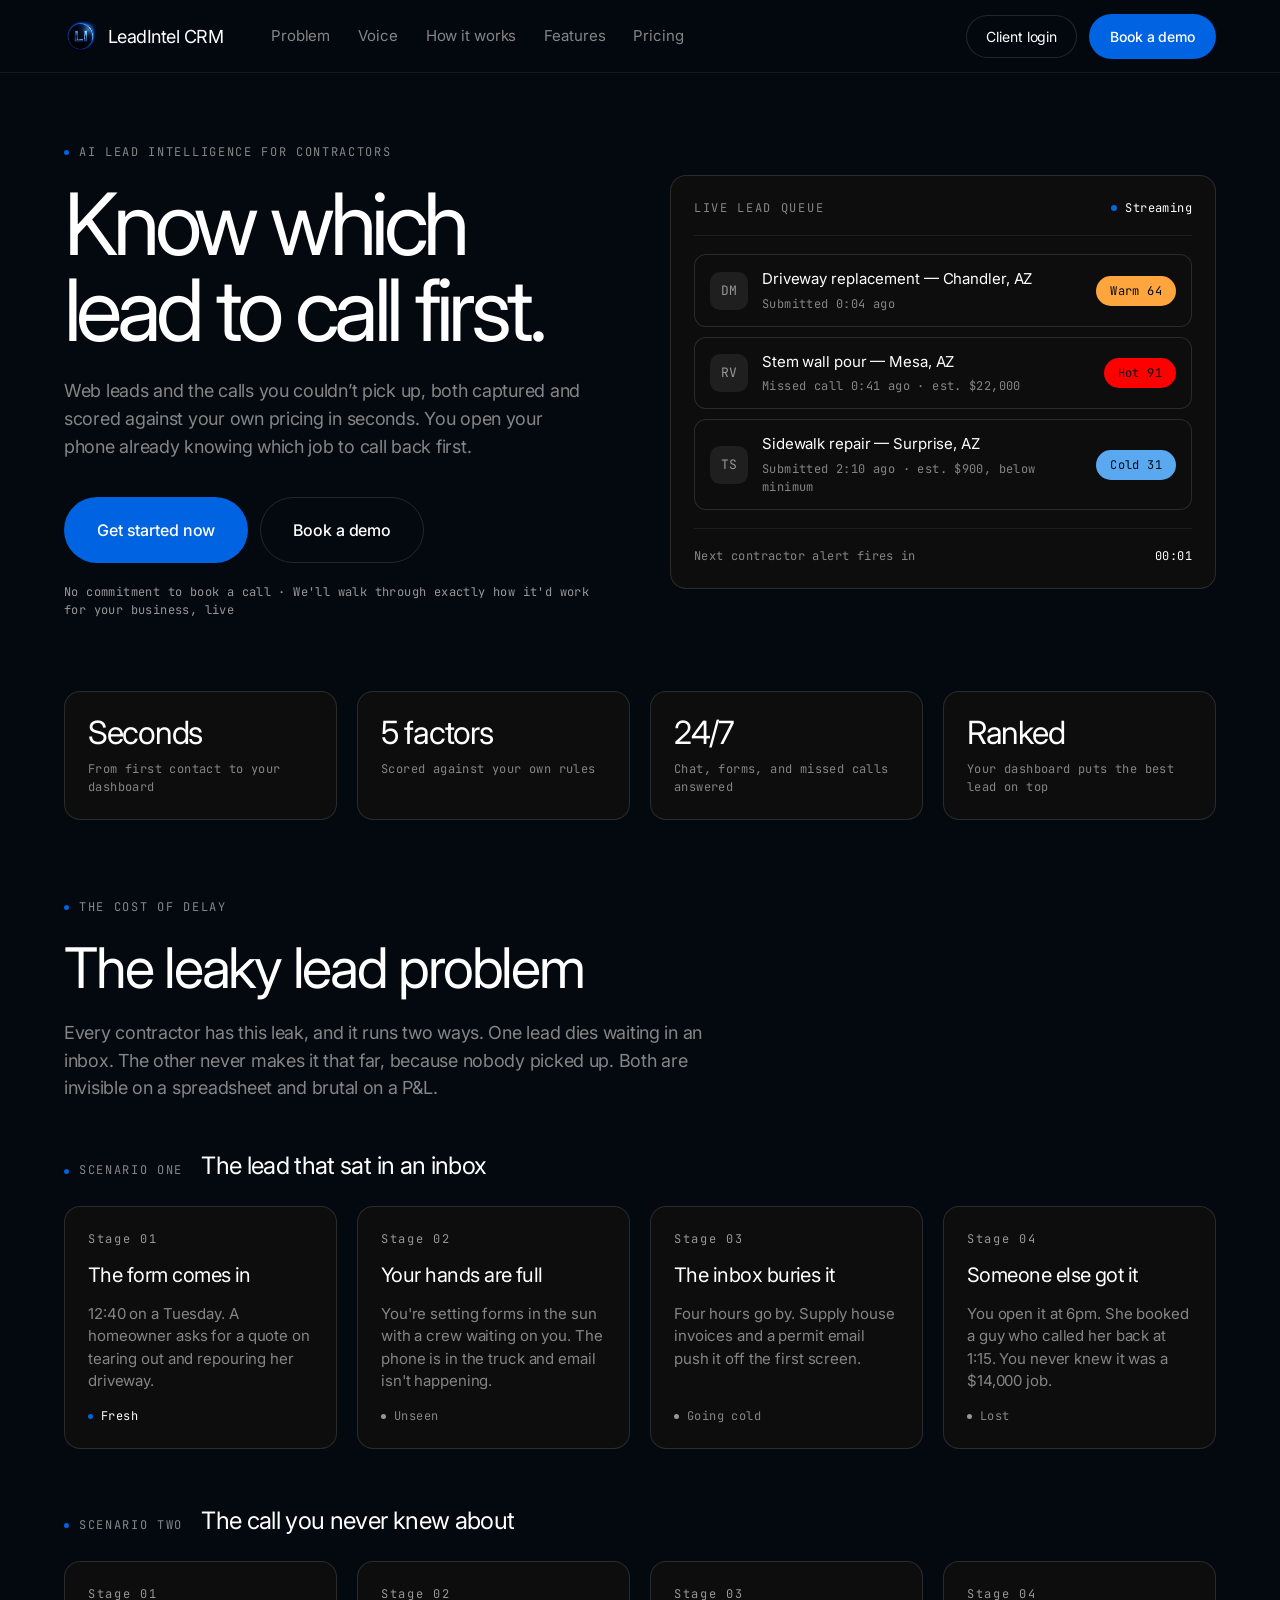
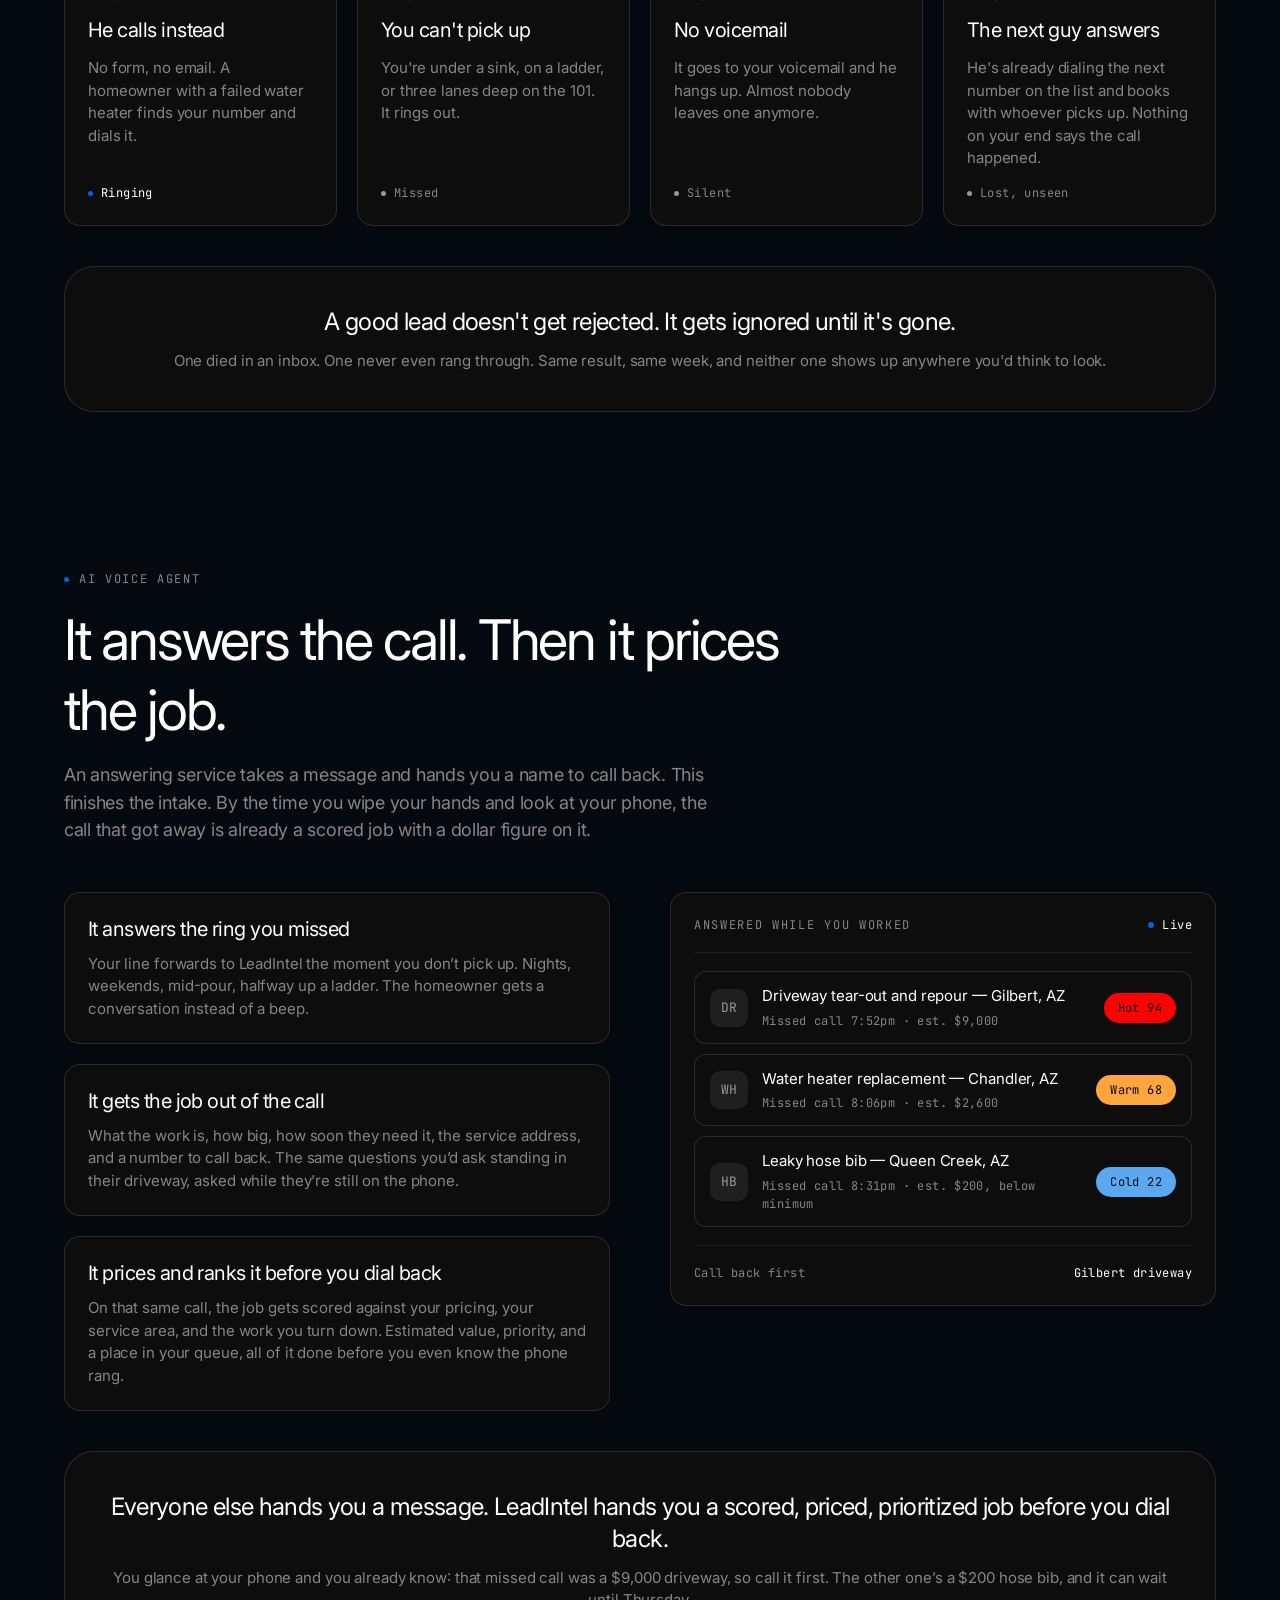
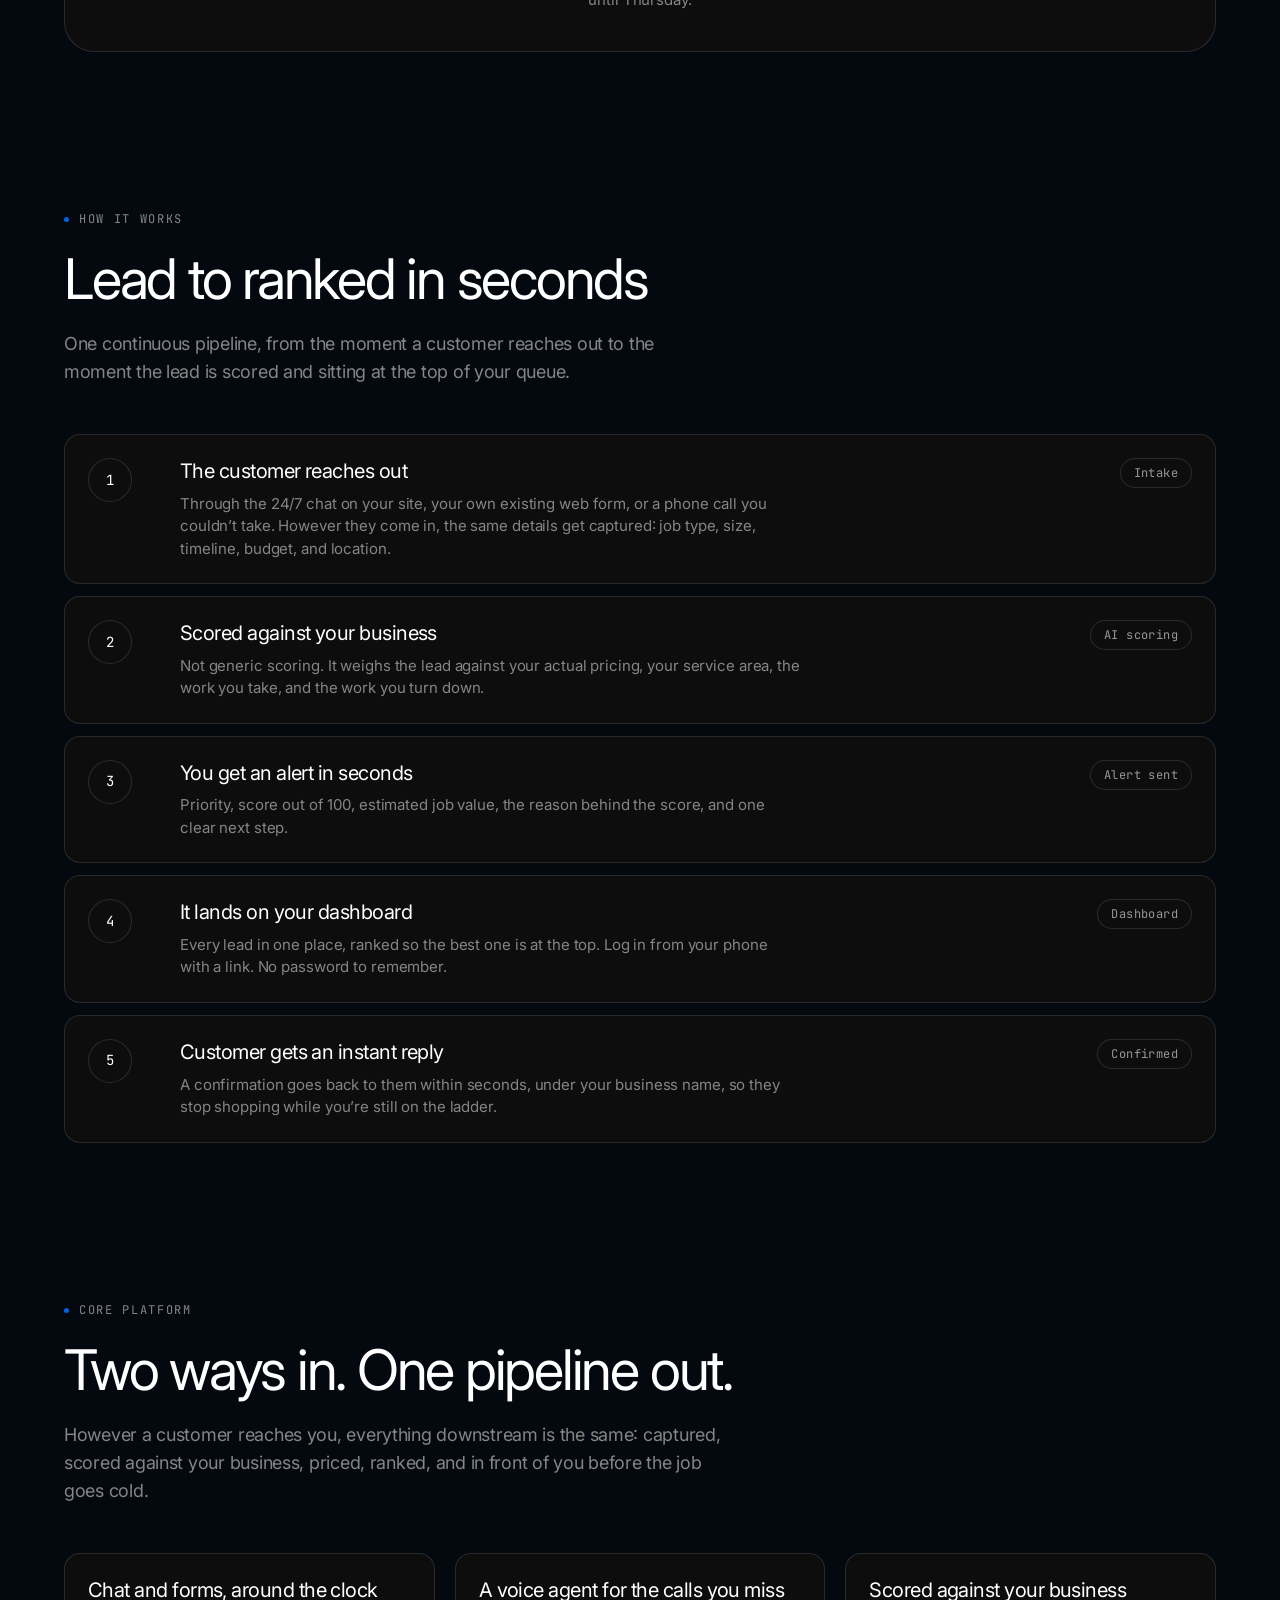
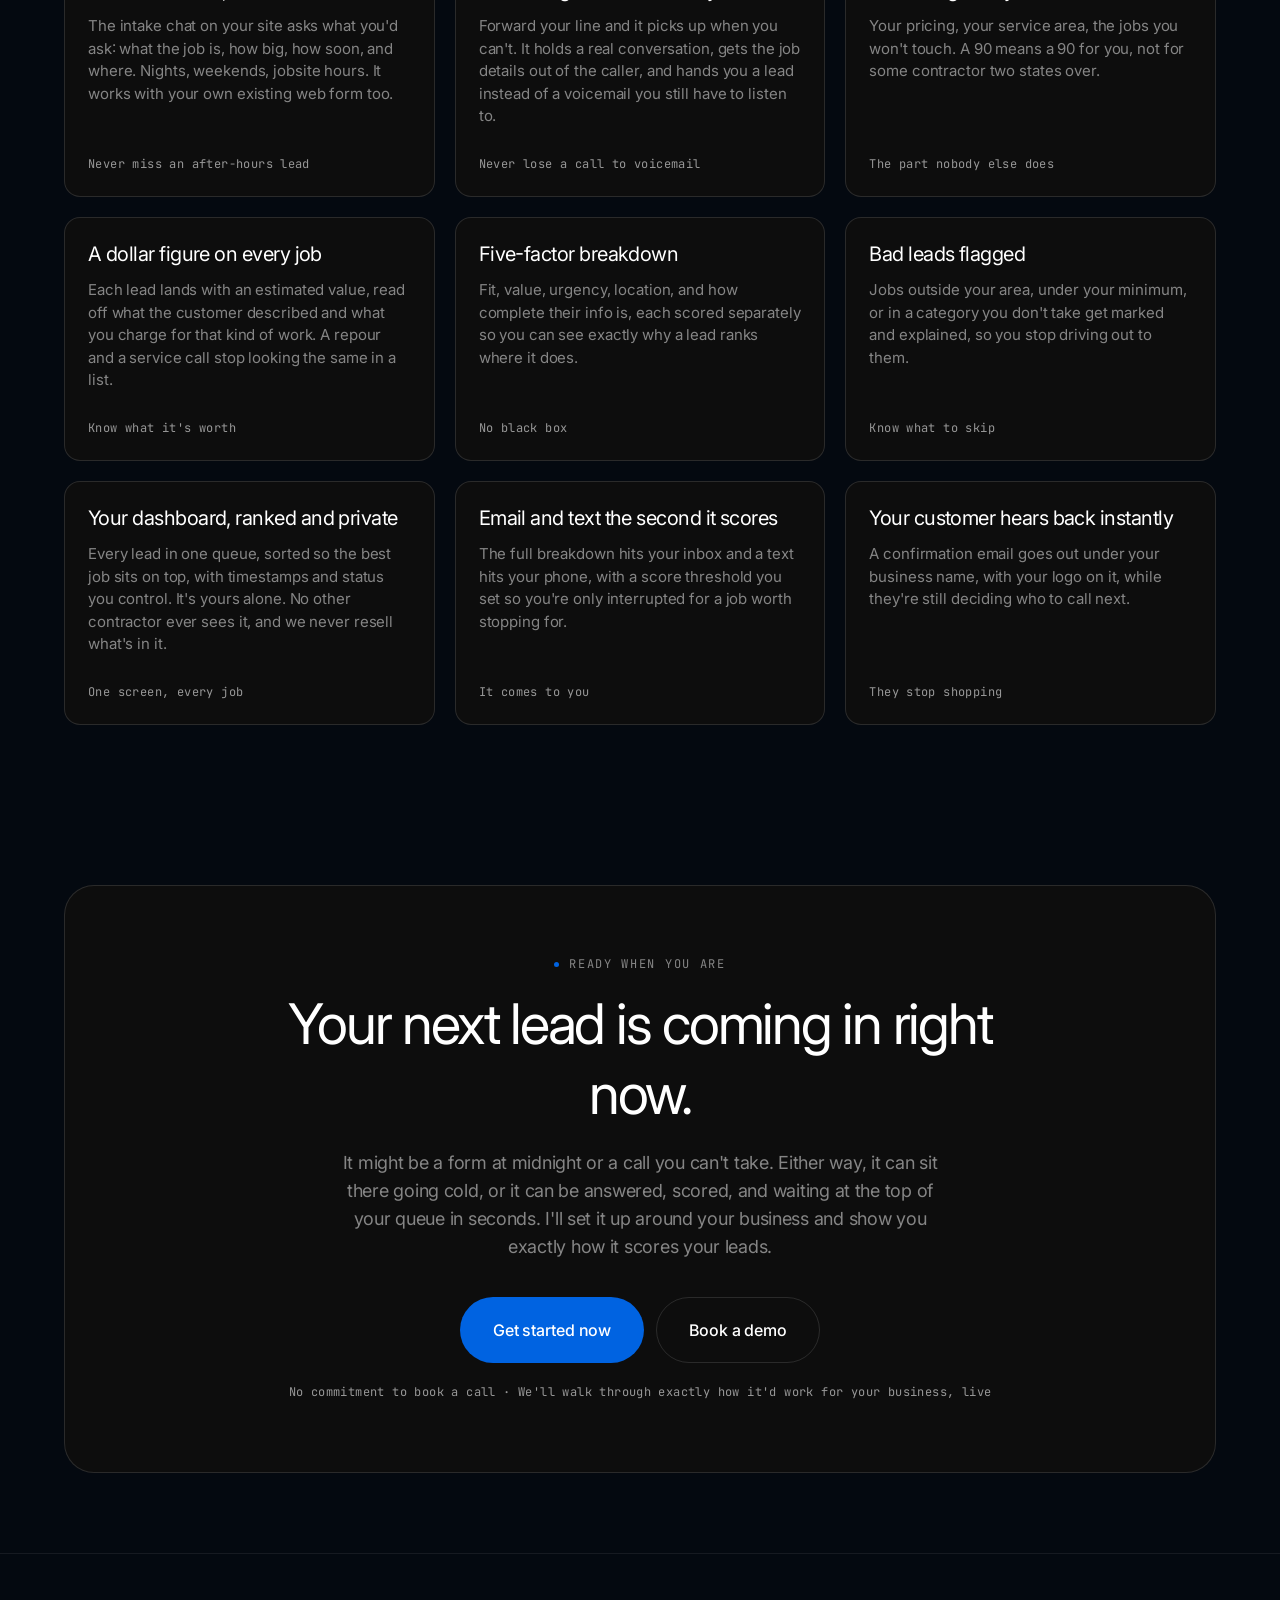
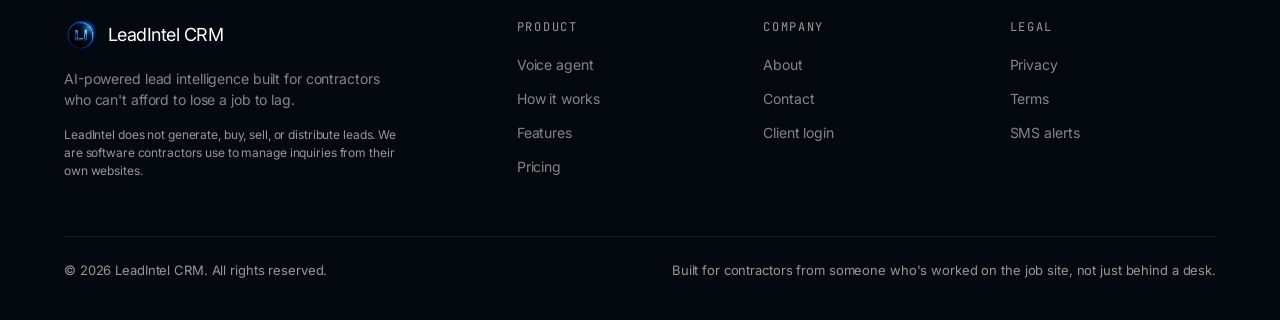
<file: index.html>
<!doctype html>
<html lang="en">
<head>
<meta charset="utf-8">
<meta name="viewport" content="width=device-width, initial-scale=1">
<title>Contractor Lead Scoring &amp; AI Voice Agent | LeadIntel CRM</title>
<meta name="description" content="LeadIntel captures leads from your website and answers the calls you miss, then scores every job against your pricing, your service area, and the work you actually take, so you know which one to call back first.">
<meta name="theme-color" content="#040910">
<link rel="icon" href="/favicon.ico" sizes="32x32">
<link rel="icon" type="image/png" sizes="32x32" href="/assets/favicon-32.png">
<link rel="icon" type="image/png" sizes="16x16" href="/assets/favicon-16.png">
<link rel="apple-touch-icon" sizes="180x180" href="/assets/apple-touch-icon.png">
<link rel="preconnect" href="https://fonts.googleapis.com">
<link rel="preconnect" href="https://fonts.gstatic.com" crossorigin>
<link rel="stylesheet" href="https://fonts.googleapis.com/css2?family=Inter:wght@400;500&family=JetBrains+Mono:wght@400;500&display=swap">
<link rel="stylesheet" href="assets/styles.css">
</head>
<body>

<a class="sr-only" href="#main">Skip to content</a>

<header class="site-header">
  <div class="wrap header-inner">
    <a class="logo" href="index.html" aria-label="LeadIntel CRM home">
      <img class="logo-mark" src="assets/logo-mark-128.png" width="34" height="34" alt="" aria-hidden="true" decoding="async">
      <span class="logo-word">LeadIntel CRM</span>
    </a>
    <nav class="nav" aria-label="Primary">
      <a href="index.html#problem">Problem</a>
      <a href="index.html#voice">Voice</a>
      <a href="index.html#how-it-works">How it works</a>
      <a href="index.html#features">Features</a>
      <a href="pricing.html">Pricing</a>
    </nav>
    <div class="header-actions">
      <a class="link-login" href="login.html">Client login</a>
      <a class="btn btn-primary btn-sm" href="https://calendly.com/juneflows26/custom-demo">Book a demo</a>
      <button class="nav-burger" id="navBurger" type="button" aria-label="Menu" aria-expanded="false" aria-controls="mobileMenu">
        <span></span><span></span><span></span>
      </button>
    </div>
  </div>
  <div class="mobile-menu" id="mobileMenu">
    <a href="index.html#problem">Problem</a>
    <a href="index.html#voice">Voice</a>
    <a href="index.html#how-it-works">How it works</a>
    <a href="index.html#features">Features</a>
    <a href="pricing.html">Pricing</a>
    <a href="about.html">About</a>
    <a href="contact.html">Contact</a>
    <a href="login.html">Client login</a>
    <a class="btn btn-primary" href="https://calendly.com/juneflows26/custom-demo">Book a demo</a>
  </div>
</header>

<main id="main">

  <section class="hero">
    <div class="wrap hero-grid">
      <div class="hero-copy">
        <p class="eyebrow"><span class="dot"></span>AI lead intelligence for contractors</p>
        <h1 class="display">Know which lead to call first.</h1>
        <p class="lede">Web leads and the calls you couldn’t pick up, both captured and scored against your own pricing in seconds. You open your phone already knowing which job to call back first.</p>
        <div class="hero-actions">
          <a class="btn btn-primary js-get-started" href="#get-started">Get started now</a>
          <a class="btn btn-ghost" href="https://calendly.com/juneflows26/custom-demo">Book a demo</a>
        </div>
        <p class="hero-note">No commitment to book a call · We'll walk through exactly how it'd work for your business, live</p>
      </div>

      <div class="panel" role="group" aria-label="Sample lead queue">
        <div class="panel-head">
          <p class="eyebrow">Live lead queue</p>
          <span class="streaming">Streaming</span>
        </div>
        <div class="queue">
          <article class="lead">
            <div class="lead-avatar" aria-hidden="true">DM</div>
            <div class="lead-body">
              <div class="lead-title">Driveway replacement — Chandler, AZ</div>
              <div class="lead-meta">Submitted 0:04 ago</div>
            </div>
            <span class="pill pill-scoring" data-score-slot>Scoring…</span>
          </article>
          <article class="lead">
            <div class="lead-avatar" aria-hidden="true">RV</div>
            <div class="lead-body">
              <div class="lead-title">Stem wall pour — Mesa, AZ</div>
              <div class="lead-meta">Missed call 0:41 ago · est. $22,000</div>
            </div>
            <span class="pill pill-hot">Hot 91</span>
          </article>
          <article class="lead">
            <div class="lead-avatar" aria-hidden="true">TS</div>
            <div class="lead-body">
              <div class="lead-title">Sidewalk repair — Surprise, AZ</div>
              <div class="lead-meta">Submitted 2:10 ago · est. $900, below minimum</div>
            </div>
            <span class="pill pill-cold">Cold 31</span>
          </article>
        </div>
        <div class="panel-foot">
          <span>Next contractor alert fires in</span>
          <strong data-countdown>00:03</strong>
        </div>
      </div>
    </div>
  </section>

  <div class="wrap">
    <div class="stats">
      <div class="stat">
        <div class="stat-value">Seconds</div>
        <div class="stat-label">From first contact to your dashboard</div>
      </div>
      <div class="stat">
        <div class="stat-value">5 factors</div>
        <div class="stat-label">Scored against your own rules</div>
      </div>
      <div class="stat">
        <div class="stat-value">24/7</div>
        <div class="stat-label">Chat, forms, and missed calls answered</div>
      </div>
      <div class="stat">
        <div class="stat-value">Ranked</div>
        <div class="stat-label">Your dashboard puts the best lead on top</div>
      </div>
    </div>
  </div>

  <section id="problem">
    <div class="wrap">
      <div class="section-head">
        <p class="eyebrow"><span class="dot"></span>The cost of delay</p>
        <h2 class="h-lg">The leaky lead problem</h2>
        <p class="lede">Every contractor has this leak, and it runs two ways. One lead dies waiting in an inbox. The other never makes it that far, because nobody picked up. Both are invisible on a spreadsheet and brutal on a P&amp;L.</p>
      </div>

      <article class="scenario">
        <div class="scenario-head">
          <p class="eyebrow"><span class="dot"></span>Scenario one</p>
          <h3 class="h-md">The lead that sat in an inbox</h3>
        </div>

        <div class="stages">
          <article class="stage">
            <div class="stage-num">Stage 01</div>
            <h3 class="h-sm">The form comes in</h3>
            <p>12:40 on a Tuesday. A homeowner asks for a quote on tearing out and repouring her driveway.</p>
            <div class="stage-state"><span class="dot"></span>Fresh</div>
          </article>
          <article class="stage">
            <div class="stage-num">Stage 02</div>
            <h3 class="h-sm">Your hands are full</h3>
            <p>You're setting forms in the sun with a crew waiting on you. The phone is in the truck and email isn't happening.</p>
            <div class="stage-state"><span class="dot"></span>Unseen</div>
          </article>
          <article class="stage">
            <div class="stage-num">Stage 03</div>
            <h3 class="h-sm">The inbox buries it</h3>
            <p>Four hours go by. Supply house invoices and a permit email push it off the first screen.</p>
            <div class="stage-state"><span class="dot"></span>Going cold</div>
          </article>
          <article class="stage">
            <div class="stage-num">Stage 04</div>
            <h3 class="h-sm">Someone else got it</h3>
            <p>You open it at 6pm. She booked a guy who called her back at 1:15. You never knew it was a $14,000 job.</p>
            <div class="stage-state"><span class="dot"></span>Lost</div>
          </article>
        </div>
      </article>

      <article class="scenario">
        <div class="scenario-head">
          <p class="eyebrow"><span class="dot"></span>Scenario two</p>
          <h3 class="h-md">The call you never knew about</h3>
        </div>

        <div class="stages">
          <article class="stage">
            <div class="stage-num">Stage 01</div>
            <h3 class="h-sm">He calls instead</h3>
            <p>No form, no email. A homeowner with a failed water heater finds your number and dials it.</p>
            <div class="stage-state"><span class="dot"></span>Ringing</div>
          </article>
          <article class="stage">
            <div class="stage-num">Stage 02</div>
            <h3 class="h-sm">You can't pick up</h3>
            <p>You're under a sink, on a ladder, or three lanes deep on the 101. It rings out.</p>
            <div class="stage-state"><span class="dot"></span>Missed</div>
          </article>
          <article class="stage">
            <div class="stage-num">Stage 03</div>
            <h3 class="h-sm">No voicemail</h3>
            <p>It goes to your voicemail and he hangs up. Almost nobody leaves one anymore.</p>
            <div class="stage-state"><span class="dot"></span>Silent</div>
          </article>
          <article class="stage">
            <div class="stage-num">Stage 04</div>
            <h3 class="h-sm">The next guy answers</h3>
            <p>He's already dialing the next number on the list and books with whoever picks up. Nothing on your end says the call happened.</p>
            <div class="stage-state"><span class="dot"></span>Lost, unseen</div>
          </article>
        </div>
      </article>

      <div class="pullquote">
        <p class="h-md">A good lead doesn't get rejected. It gets ignored until it's gone.</p>
        <p class="sub">One died in an inbox. One never even rang through. Same result, same week, and neither one shows up anywhere you'd think to look.</p>
      </div>
    </div>
  </section>

  <section id="voice">
    <div class="wrap">
      <div class="section-head">
        <p class="eyebrow"><span class="dot"></span>AI voice agent</p>
        <h2 class="h-lg">It answers the call. Then it prices the job.</h2>
        <p class="lede">An answering service takes a message and hands you a name to call back. This finishes the intake. By the time you wipe your hands and look at your phone, the call that got away is already a scored job with a dollar figure on it.</p>
      </div>

      <div class="split">
        <div class="card-grid">
          <article class="card">
            <h3 class="h-sm">It answers the ring you missed</h3>
            <p>Your line forwards to LeadIntel the moment you don&rsquo;t pick up. Nights, weekends, mid-pour, halfway up a ladder. The homeowner gets a conversation instead of a beep.</p>
          </article>
          <article class="card">
            <h3 class="h-sm">It gets the job out of the call</h3>
            <p>What the work is, how big, how soon they need it, the service address, and a number to call back. The same questions you&rsquo;d ask standing in their driveway, asked while they&rsquo;re still on the phone.</p>
          </article>
          <article class="card">
            <h3 class="h-sm">It prices and ranks it before you dial back</h3>
            <p>On that same call, the job gets scored against your pricing, your service area, and the work you turn down. Estimated value, priority, and a place in your queue, all of it done before you even know the phone rang.</p>
          </article>
        </div>

        <div class="panel" role="group" aria-label="Sample leads captured from missed calls">
          <div class="panel-head">
            <p class="eyebrow">Answered while you worked</p>
            <span class="streaming">Live</span>
          </div>
          <div class="queue">
            <article class="lead">
              <div class="lead-avatar" aria-hidden="true">DR</div>
              <div class="lead-body">
                <div class="lead-title">Driveway tear-out and repour — Gilbert, AZ</div>
                <div class="lead-meta">Missed call 7:52pm · est. $9,000</div>
              </div>
              <span class="pill pill-hot">Hot 94</span>
            </article>
            <article class="lead">
              <div class="lead-avatar" aria-hidden="true">WH</div>
              <div class="lead-body">
                <div class="lead-title">Water heater replacement — Chandler, AZ</div>
                <div class="lead-meta">Missed call 8:06pm · est. $2,600</div>
              </div>
              <span class="pill pill-warm">Warm 68</span>
            </article>
            <article class="lead">
              <div class="lead-avatar" aria-hidden="true">HB</div>
              <div class="lead-body">
                <div class="lead-title">Leaky hose bib — Queen Creek, AZ</div>
                <div class="lead-meta">Missed call 8:31pm · est. $200, below minimum</div>
              </div>
              <span class="pill pill-cold">Cold 22</span>
            </article>
          </div>
          <div class="panel-foot">
            <span>Call back first</span>
            <strong>Gilbert driveway</strong>
          </div>
        </div>
      </div>

      <div class="pullquote">
        <p class="h-md">Everyone else hands you a message. LeadIntel hands you a scored, priced, prioritized job before you dial back.</p>
        <p class="sub">You glance at your phone and you already know: that missed call was a $9,000 driveway, so call it first. The other one&rsquo;s a $200 hose bib, and it can wait until Thursday.</p>
      </div>
    </div>
  </section>

  <section id="how-it-works">
    <div class="wrap">
      <div class="section-head">
        <p class="eyebrow"><span class="dot"></span>How it works</p>
        <h2 class="h-lg">Lead to ranked in seconds</h2>
        <p class="lede">One continuous pipeline, from the moment a customer reaches out to the moment the lead is scored and sitting at the top of your queue.</p>
      </div>

      <div class="steps">
        <article class="step">
          <div class="step-num">1</div>
          <div>
            <h3 class="h-sm">The customer reaches out</h3>
            <p>Through the 24/7 chat on your site, your own existing web form, or a phone call you couldn&rsquo;t take. However they come in, the same details get captured: job type, size, timeline, budget, and location.</p>
          </div>
          <span class="step-tag">Intake</span>
        </article>
        <article class="step">
          <div class="step-num">2</div>
          <div>
            <h3 class="h-sm">Scored against your business</h3>
            <p>Not generic scoring. It weighs the lead against your actual pricing, your service area, the work you take, and the work you turn down.</p>
          </div>
          <span class="step-tag">AI scoring</span>
        </article>
        <article class="step">
          <div class="step-num">3</div>
          <div>
            <h3 class="h-sm">You get an alert in seconds</h3>
            <p>Priority, score out of 100, estimated job value, the reason behind the score, and one clear next step.</p>
          </div>
          <span class="step-tag">Alert sent</span>
        </article>
        <article class="step">
          <div class="step-num">4</div>
          <div>
            <h3 class="h-sm">It lands on your dashboard</h3>
            <p>Every lead in one place, ranked so the best one is at the top. Log in from your phone with a link. No password to remember.</p>
          </div>
          <span class="step-tag">Dashboard</span>
        </article>
        <article class="step">
          <div class="step-num">5</div>
          <div>
            <h3 class="h-sm">Customer gets an instant reply</h3>
            <p>A confirmation goes back to them within seconds, under your business name, so they stop shopping while you&rsquo;re still on the ladder.</p>
          </div>
          <span class="step-tag">Confirmed</span>
        </article>
      </div>
    </div>
  </section>

  <section id="features">
    <div class="wrap">
      <div class="section-head">
        <p class="eyebrow"><span class="dot"></span>Core platform</p>
        <h2 class="h-lg">Two ways in. One pipeline out.</h2>
        <p class="lede">However a customer reaches you, everything downstream is the same: captured, scored against your business, priced, ranked, and in front of you before the job goes cold.</p>
      </div>

      <div class="features">
        <article class="feature">
          <h3 class="h-sm">Chat and forms, around the clock</h3>
          <p>The intake chat on your site asks what you'd ask: what the job is, how big, how soon, and where. Nights, weekends, jobsite hours. It works with your own existing web form too.</p>
          <p class="note">Never miss an after-hours lead</p>
        </article>
        <article class="feature">
          <h3 class="h-sm">A voice agent for the calls you miss</h3>
          <p>Forward your line and it picks up when you can't. It holds a real conversation, gets the job details out of the caller, and hands you a lead instead of a voicemail you still have to listen to.</p>
          <p class="note">Never lose a call to voicemail</p>
        </article>
        <article class="feature">
          <h3 class="h-sm">Scored against your business</h3>
          <p>Your pricing, your service area, the jobs you won't touch. A 90 means a 90 for you, not for some contractor two states over.</p>
          <p class="note">The part nobody else does</p>
        </article>
        <article class="feature">
          <h3 class="h-sm">A dollar figure on every job</h3>
          <p>Each lead lands with an estimated value, read off what the customer described and what you charge for that kind of work. A repour and a service call stop looking the same in a list.</p>
          <p class="note">Know what it's worth</p>
        </article>
        <article class="feature">
          <h3 class="h-sm">Five-factor breakdown</h3>
          <p>Fit, value, urgency, location, and how complete their info is, each scored separately so you can see exactly why a lead ranks where it does.</p>
          <p class="note">No black box</p>
        </article>
        <article class="feature">
          <h3 class="h-sm">Bad leads flagged</h3>
          <p>Jobs outside your area, under your minimum, or in a category you don't take get marked and explained, so you stop driving out to them.</p>
          <p class="note">Know what to skip</p>
        </article>
        <article class="feature">
          <h3 class="h-sm">Your dashboard, ranked and private</h3>
          <p>Every lead in one queue, sorted so the best job sits on top, with timestamps and status you control. It's yours alone. No other contractor ever sees it, and we never resell what's in it.</p>
          <p class="note">One screen, every job</p>
        </article>
        <article class="feature">
          <h3 class="h-sm">Email and text the second it scores</h3>
          <p>The full breakdown hits your inbox and a text hits your phone, with a score threshold you set so you're only interrupted for a job worth stopping for.</p>
          <p class="note">It comes to you</p>
        </article>
        <article class="feature">
          <h3 class="h-sm">Your customer hears back instantly</h3>
          <p>A confirmation email goes out under your business name, with your logo on it, while they're still deciding who to call next.</p>
          <p class="note">They stop shopping</p>
        </article>
      </div>
    </div>
  </section>

  <section id="get-started">
    <div class="wrap">
      <div class="closer">
        <p class="eyebrow"><span class="dot"></span>Ready when you are</p>
        <h2 class="h-lg">Your next lead is coming in right now.</h2>
        <p class="lede">It might be a form at midnight or a call you can't take. Either way, it can sit there going cold, or it can be answered, scored, and waiting at the top of your queue in seconds. I'll set it up around your business and show you exactly how it scores your leads.</p>
        <div class="hero-actions">
          <a class="btn btn-primary js-get-started" href="#get-started">Get started now</a>
          <a class="btn btn-ghost" href="https://calendly.com/juneflows26/custom-demo">Book a demo</a>
        </div>
        <p class="hero-note">No commitment to book a call · We'll walk through exactly how it'd work for your business, live</p>
      </div>
    </div>
  </section>

</main>

<footer class="site-footer">
  <div class="wrap">
    <div class="footer-grid">
      <div class="footer-brand">
        <a class="logo" href="index.html" aria-label="LeadIntel CRM home">
          <img class="logo-mark" src="assets/logo-mark-128.png" width="34" height="34" alt="" aria-hidden="true" decoding="async">
          <span class="logo-word">LeadIntel CRM</span>
        </a>
        <p>AI-powered lead intelligence built for contractors who can't afford to lose a job to lag.</p>
        <p class="disclaimer">LeadIntel does not generate, buy, sell, or distribute leads. We are software contractors use to manage inquiries from their own websites.</p>
      </div>
      <div class="footer-col">
        <h4>Product</h4>
        <ul>
          <li><a href="index.html#voice">Voice agent</a></li>
          <li><a href="index.html#how-it-works">How it works</a></li>
          <li><a href="index.html#features">Features</a></li>
          <li><a href="pricing.html">Pricing</a></li>
        </ul>
      </div>
      <div class="footer-col">
        <h4>Company</h4>
        <ul>
          <li><a href="about.html">About</a></li>
          <li><a href="contact.html">Contact</a></li>
          <li><a href="login.html">Client login</a></li>
        </ul>
      </div>
      <div class="footer-col">
        <h4>Legal</h4>
        <ul>
          <li><a href="privacy.html">Privacy</a></li>
          <li><a href="terms.html">Terms</a></li>
          <li><a href="sms-optin.html">SMS alerts</a></li>
        </ul>
      </div>
    </div>
    <div class="footer-base">
      <span>&copy; 2026 LeadIntel CRM. All rights reserved.</span>
      <span>Built for contractors from someone who's worked on the job site, not just behind a desk.</span>
    </div>
  </div>
</footer>

<div class="modal" id="intakeModal" role="dialog" aria-modal="true" aria-labelledby="intakeTitle" hidden>
  <div class="modal-card">
    <button class="modal-close" type="button" id="intakeClose" aria-label="Close">
      <svg width="16" height="16" viewBox="0 0 24 24" fill="none" stroke="currentColor" stroke-width="2" aria-hidden="true"><path d="M18 6L6 18M6 6l12 12"/></svg>
    </button>

    <div id="intakeFormState">
      <div class="modal-head">
        <p class="eyebrow"><span class="dot"></span>Get started</p>
        <h2 class="h-md" id="intakeTitle">Let&rsquo;s build something for you.</h2>
        <p>Answer a few quick questions and we&rsquo;ll put together a working mockup tailored to your trade and your lead flow. No commitment.</p>
      </div>
      <form id="intakeForm" novalidate>
        <div class="form-grid">
          <div class="field full">
            <label for="f-name">Full name</label>
            <input type="text" id="f-name" name="name" autocomplete="name" required>
          </div>
          <div class="field">
            <label for="f-email">Email</label>
            <input type="email" id="f-email" name="email" autocomplete="email" required>
          </div>
          <div class="field">
            <label for="f-phone">Phone</label>
            <input type="tel" id="f-phone" name="phone" autocomplete="tel">
          </div>
          <div class="field full">
            <label for="f-business">Business name</label>
            <input type="text" id="f-business" name="business_name" autocomplete="organization" required>
          </div>
          <div class="field full">
            <label for="f-website">Website <span class="label-optional">(optional)</span></label>
            <input type="text" id="f-website" name="website" inputmode="url" autocomplete="url" placeholder="yourcompany.com">
          </div>
          <div class="field">
            <label for="f-trade">Trade / industry</label>
            <input type="text" id="f-trade" name="trade" placeholder="Roofing, HVAC, concrete" required>
          </div>
          <div class="field">
            <label for="f-volume">Leads per month</label>
            <input type="text" id="f-volume" name="lead_volume" placeholder="50 to 100">
          </div>
          <div class="field full">
            <label for="f-process">How do you currently handle leads?</label>
            <input type="text" id="f-process" name="current_process" placeholder="Phone calls and texts, a spreadsheet, nothing formal">
          </div>
          <div class="field full">
            <label for="f-pain">What&rsquo;s frustrating about that process?</label>
            <textarea id="f-pain" name="pain_point" placeholder="Tell us what slows you down or where leads fall through the cracks"></textarea>
          </div>
        </div>
        <button type="submit" class="btn btn-primary" id="intakeSubmit">Send my details</button>
        <p class="form-note">We&rsquo;ll follow up by email with something built specifically for you.</p>
      </form>
    </div>

    <div class="modal-state" id="intakeSuccess" tabindex="-1" hidden>
      <span class="tick" aria-hidden="true"><svg width="20" height="20" viewBox="0 0 24 24" fill="none" stroke="#ffffff" stroke-width="2.4"><path d="M20 6L9 17l-5-5"/></svg></span>
      <h2 class="h-sm">Got it. We&rsquo;ll be in touch.</h2>
      <p>Thanks for the details. Expect an email within one business day with something built for your business.</p>
    </div>

    <div class="modal-state" id="intakeError" tabindex="-1" hidden>
      <h2 class="h-sm">That didn&rsquo;t go through.</h2>
      <p>Your details didn&rsquo;t send. Try again, or email <a href="mailto:hello@leadintelcrm.com">hello@leadintelcrm.com</a> and we&rsquo;ll take it from there.</p>
      <button type="button" class="btn btn-ghost" id="intakeRetry">Try again</button>
    </div>
  </div>
</div>

<script src="assets/site.js"></script>
<!-- Tidio chat widget -->
<script src="//code.tidio.co/opsn03cw9tkrzokscy7fgiyd3vhnk13o.js" async></script>
</body>
</html>
</file>
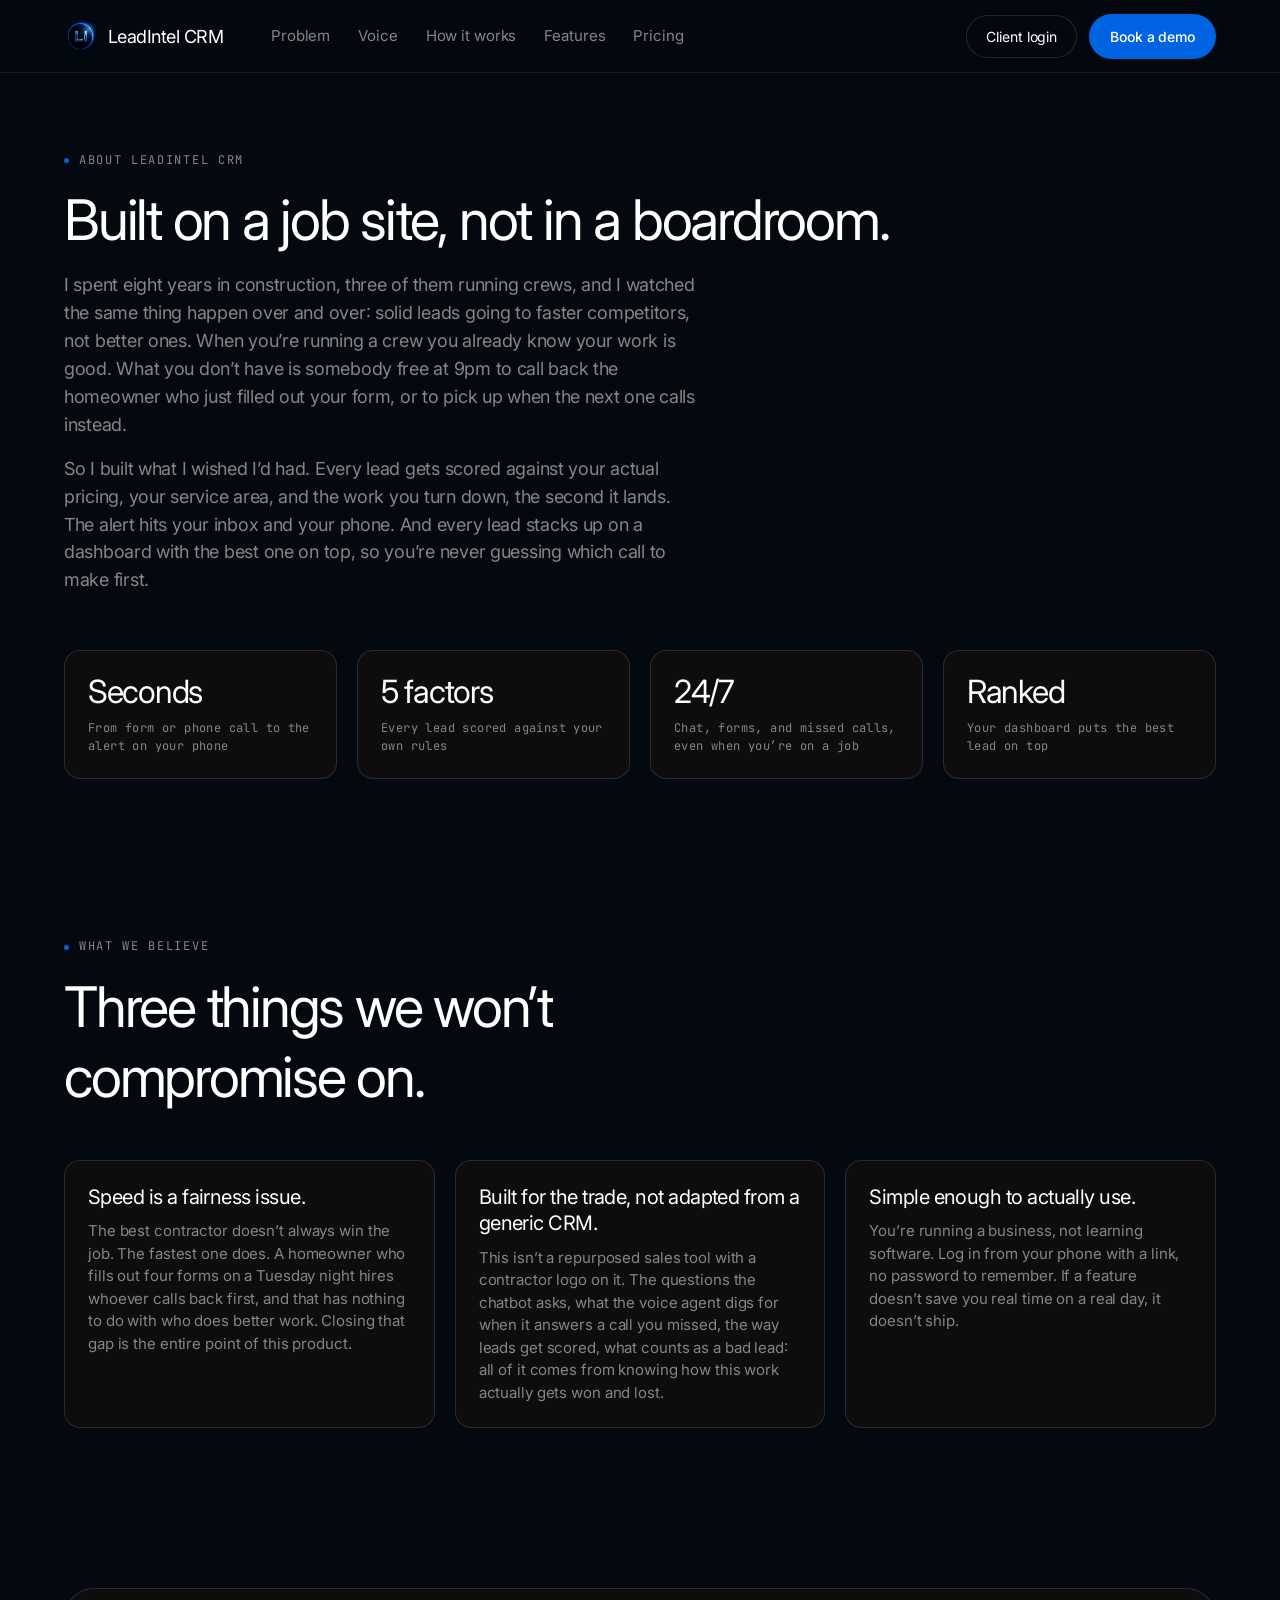
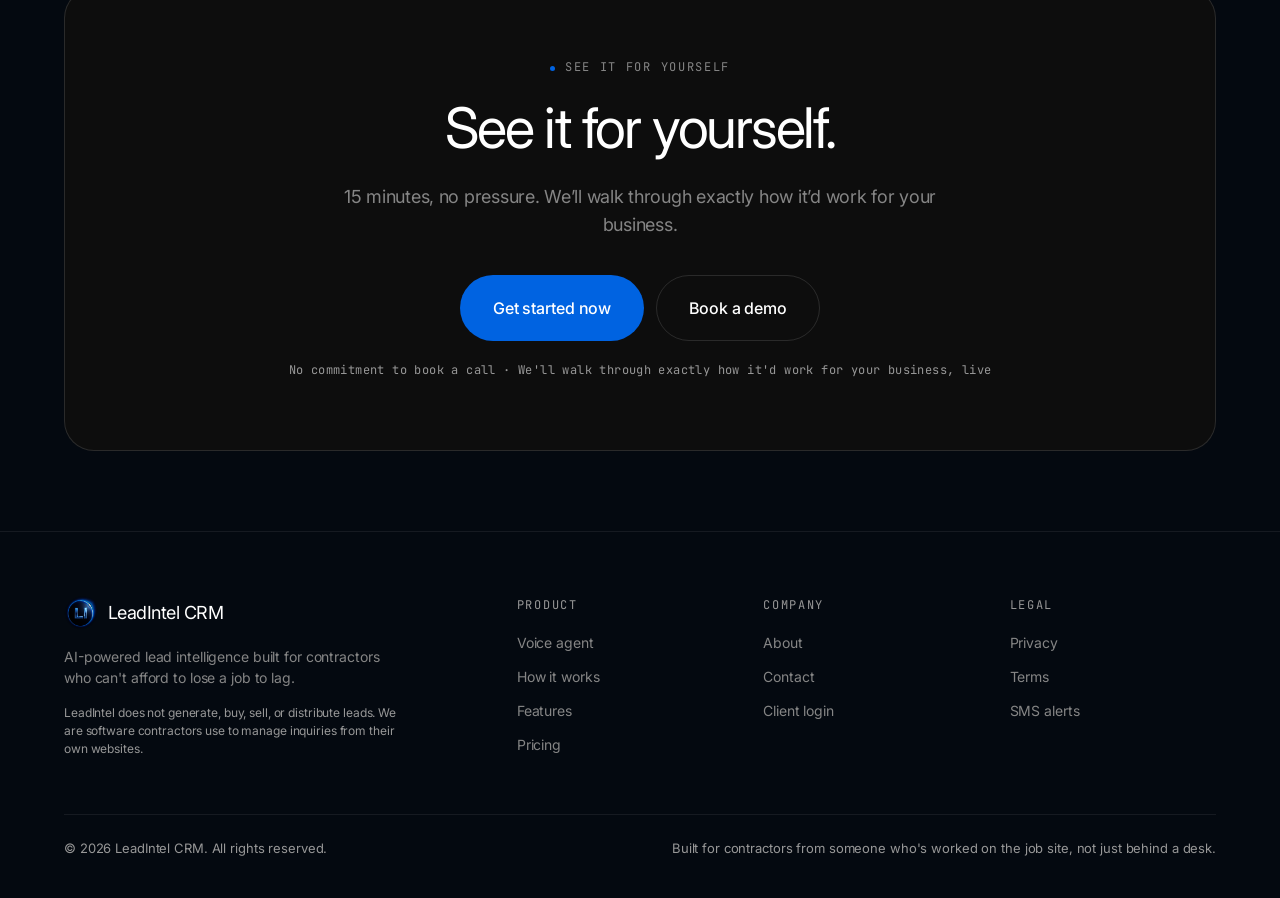
<file: about.html>
<!doctype html>
<html lang="en">
<head>
<meta charset="utf-8">
<meta name="viewport" content="width=device-width, initial-scale=1">
<title>About | LeadIntel CRM</title>
<meta name="description" content="LeadIntel CRM was built by a former construction foreman with eight years in the trade, watching good leads go to faster competitors, not better ones.">
<meta name="theme-color" content="#040910">
<link rel="icon" href="/favicon.ico" sizes="32x32">
<link rel="icon" type="image/png" sizes="32x32" href="/assets/favicon-32.png">
<link rel="icon" type="image/png" sizes="16x16" href="/assets/favicon-16.png">
<link rel="apple-touch-icon" sizes="180x180" href="/assets/apple-touch-icon.png">
<link rel="preconnect" href="https://fonts.googleapis.com">
<link rel="preconnect" href="https://fonts.gstatic.com" crossorigin>
<link rel="stylesheet" href="https://fonts.googleapis.com/css2?family=Inter:wght@400;500&family=JetBrains+Mono:wght@400;500&display=swap">
<link rel="stylesheet" href="assets/styles.css">
</head>
<body>

<a class="sr-only" href="#main">Skip to content</a>

<header class="site-header">
  <div class="wrap header-inner">
    <a class="logo" href="index.html" aria-label="LeadIntel CRM home">
      <img class="logo-mark" src="assets/logo-mark-128.png" width="34" height="34" alt="" aria-hidden="true" decoding="async">
      <span class="logo-word">LeadIntel CRM</span>
    </a>
    <nav class="nav" aria-label="Primary">
      <a href="index.html#problem">Problem</a>
      <a href="index.html#voice">Voice</a>
      <a href="index.html#how-it-works">How it works</a>
      <a href="index.html#features">Features</a>
      <a href="pricing.html">Pricing</a>
    </nav>
    <div class="header-actions">
      <a class="link-login" href="login.html">Client login</a>
      <a class="btn btn-primary btn-sm" href="https://calendly.com/juneflows26/custom-demo">Book a demo</a>
      <button class="nav-burger" id="navBurger" type="button" aria-label="Menu" aria-expanded="false" aria-controls="mobileMenu">
        <span></span><span></span><span></span>
      </button>
    </div>
  </div>
  <div class="mobile-menu" id="mobileMenu">
    <a href="index.html#problem">Problem</a>
    <a href="index.html#voice">Voice</a>
    <a href="index.html#how-it-works">How it works</a>
    <a href="index.html#features">Features</a>
    <a href="pricing.html">Pricing</a>
    <a href="about.html">About</a>
    <a href="contact.html">Contact</a>
    <a href="login.html">Client login</a>
    <a class="btn btn-primary" href="https://calendly.com/juneflows26/custom-demo">Book a demo</a>
  </div>
</header>

<main id="main">

  <section class="page-hero">
    <div class="wrap">
      <p class="eyebrow"><span class="dot"></span>About LeadIntel CRM</p>
      <h1 class="h-lg">Built on a job site, not in a boardroom.</h1>
      <p class="lede">I spent eight years in construction, three of them running crews, and I watched the same thing happen over and over: solid leads going to faster competitors, not better ones. When you&rsquo;re running a crew you already know your work is good. What you don&rsquo;t have is somebody free at 9pm to call back the homeowner who just filled out your form, or to pick up when the next one calls instead.</p>
      <p class="lede" style="margin-top:16px;">So I built what I wished I&rsquo;d had. Every lead gets scored against your actual pricing, your service area, and the work you turn down, the second it lands. The alert hits your inbox and your phone. And every lead stacks up on a dashboard with the best one on top, so you&rsquo;re never guessing which call to make first.</p>
    </div>
  </section>

  <section style="padding-top:48px;">
    <div class="wrap">
      <div class="stats">
        <div class="stat">
          <div class="stat-value">Seconds</div>
          <div class="stat-label">From form or phone call to the alert on your phone</div>
        </div>
        <div class="stat">
          <div class="stat-value">5 factors</div>
          <div class="stat-label">Every lead scored against your own rules</div>
        </div>
        <div class="stat">
          <div class="stat-value">24/7</div>
          <div class="stat-label">Chat, forms, and missed calls, even when you&rsquo;re on a job</div>
        </div>
        <div class="stat">
          <div class="stat-value">Ranked</div>
          <div class="stat-label">Your dashboard puts the best lead on top</div>
        </div>
      </div>
    </div>
  </section>

  <section>
    <div class="wrap">
      <div class="section-head">
        <p class="eyebrow"><span class="dot"></span>What we believe</p>
        <h2 class="h-lg">Three things we won&rsquo;t compromise on.</h2>
      </div>
      <div class="card-grid cols-3">
        <article class="card">
          <h3 class="h-sm">Speed is a fairness issue.</h3>
          <p>The best contractor doesn&rsquo;t always win the job. The fastest one does. A homeowner who fills out four forms on a Tuesday night hires whoever calls back first, and that has nothing to do with who does better work. Closing that gap is the entire point of this product.</p>
        </article>
        <article class="card">
          <h3 class="h-sm">Built for the trade, not adapted from a generic CRM.</h3>
          <p>This isn&rsquo;t a repurposed sales tool with a contractor logo on it. The questions the chatbot asks, what the voice agent digs for when it answers a call you missed, the way leads get scored, what counts as a bad lead: all of it comes from knowing how this work actually gets won and lost.</p>
        </article>
        <article class="card">
          <h3 class="h-sm">Simple enough to actually use.</h3>
          <p>You&rsquo;re running a business, not learning software. Log in from your phone with a link, no password to remember. If a feature doesn&rsquo;t save you real time on a real day, it doesn&rsquo;t ship.</p>
        </article>
      </div>
    </div>
  </section>

  <section id="get-started">
    <div class="wrap">
      <div class="closer">
        <p class="eyebrow"><span class="dot"></span>See it for yourself</p>
        <h2 class="h-lg">See it for yourself.</h2>
        <p class="lede">15 minutes, no pressure. We&rsquo;ll walk through exactly how it&rsquo;d work for your business.</p>
        <div class="hero-actions">
          <a class="btn btn-primary" href="index.html#get-started">Get started now</a>
          <a class="btn btn-ghost" href="https://calendly.com/juneflows26/custom-demo">Book a demo</a>
        </div>
        <p class="hero-note">No commitment to book a call &middot; We'll walk through exactly how it'd work for your business, live</p>
      </div>
    </div>
  </section>

</main>

<footer class="site-footer">
  <div class="wrap">
    <div class="footer-grid">
      <div class="footer-brand">
        <a class="logo" href="index.html" aria-label="LeadIntel CRM home">
          <img class="logo-mark" src="assets/logo-mark-128.png" width="34" height="34" alt="" aria-hidden="true" decoding="async">
          <span class="logo-word">LeadIntel CRM</span>
        </a>
        <p>AI-powered lead intelligence built for contractors who can't afford to lose a job to lag.</p>
        <p class="disclaimer">LeadIntel does not generate, buy, sell, or distribute leads. We are software contractors use to manage inquiries from their own websites.</p>
      </div>
      <div class="footer-col">
        <h4>Product</h4>
        <ul>
          <li><a href="index.html#voice">Voice agent</a></li>
          <li><a href="index.html#how-it-works">How it works</a></li>
          <li><a href="index.html#features">Features</a></li>
          <li><a href="pricing.html">Pricing</a></li>
        </ul>
      </div>
      <div class="footer-col">
        <h4>Company</h4>
        <ul>
          <li><a href="about.html">About</a></li>
          <li><a href="contact.html">Contact</a></li>
          <li><a href="login.html">Client login</a></li>
        </ul>
      </div>
      <div class="footer-col">
        <h4>Legal</h4>
        <ul>
          <li><a href="privacy.html">Privacy</a></li>
          <li><a href="terms.html">Terms</a></li>
          <li><a href="sms-optin.html">SMS alerts</a></li>
        </ul>
      </div>
    </div>
    <div class="footer-base">
      <span>&copy; 2026 LeadIntel CRM. All rights reserved.</span>
      <span>Built for contractors from someone who's worked on the job site, not just behind a desk.</span>
    </div>
  </div>
</footer>

<script src="assets/site.js"></script>
<!-- Tidio chat widget -->
<script src="//code.tidio.co/opsn03cw9tkrzokscy7fgiyd3vhnk13o.js" async></script>
</body>
</html>
</file>
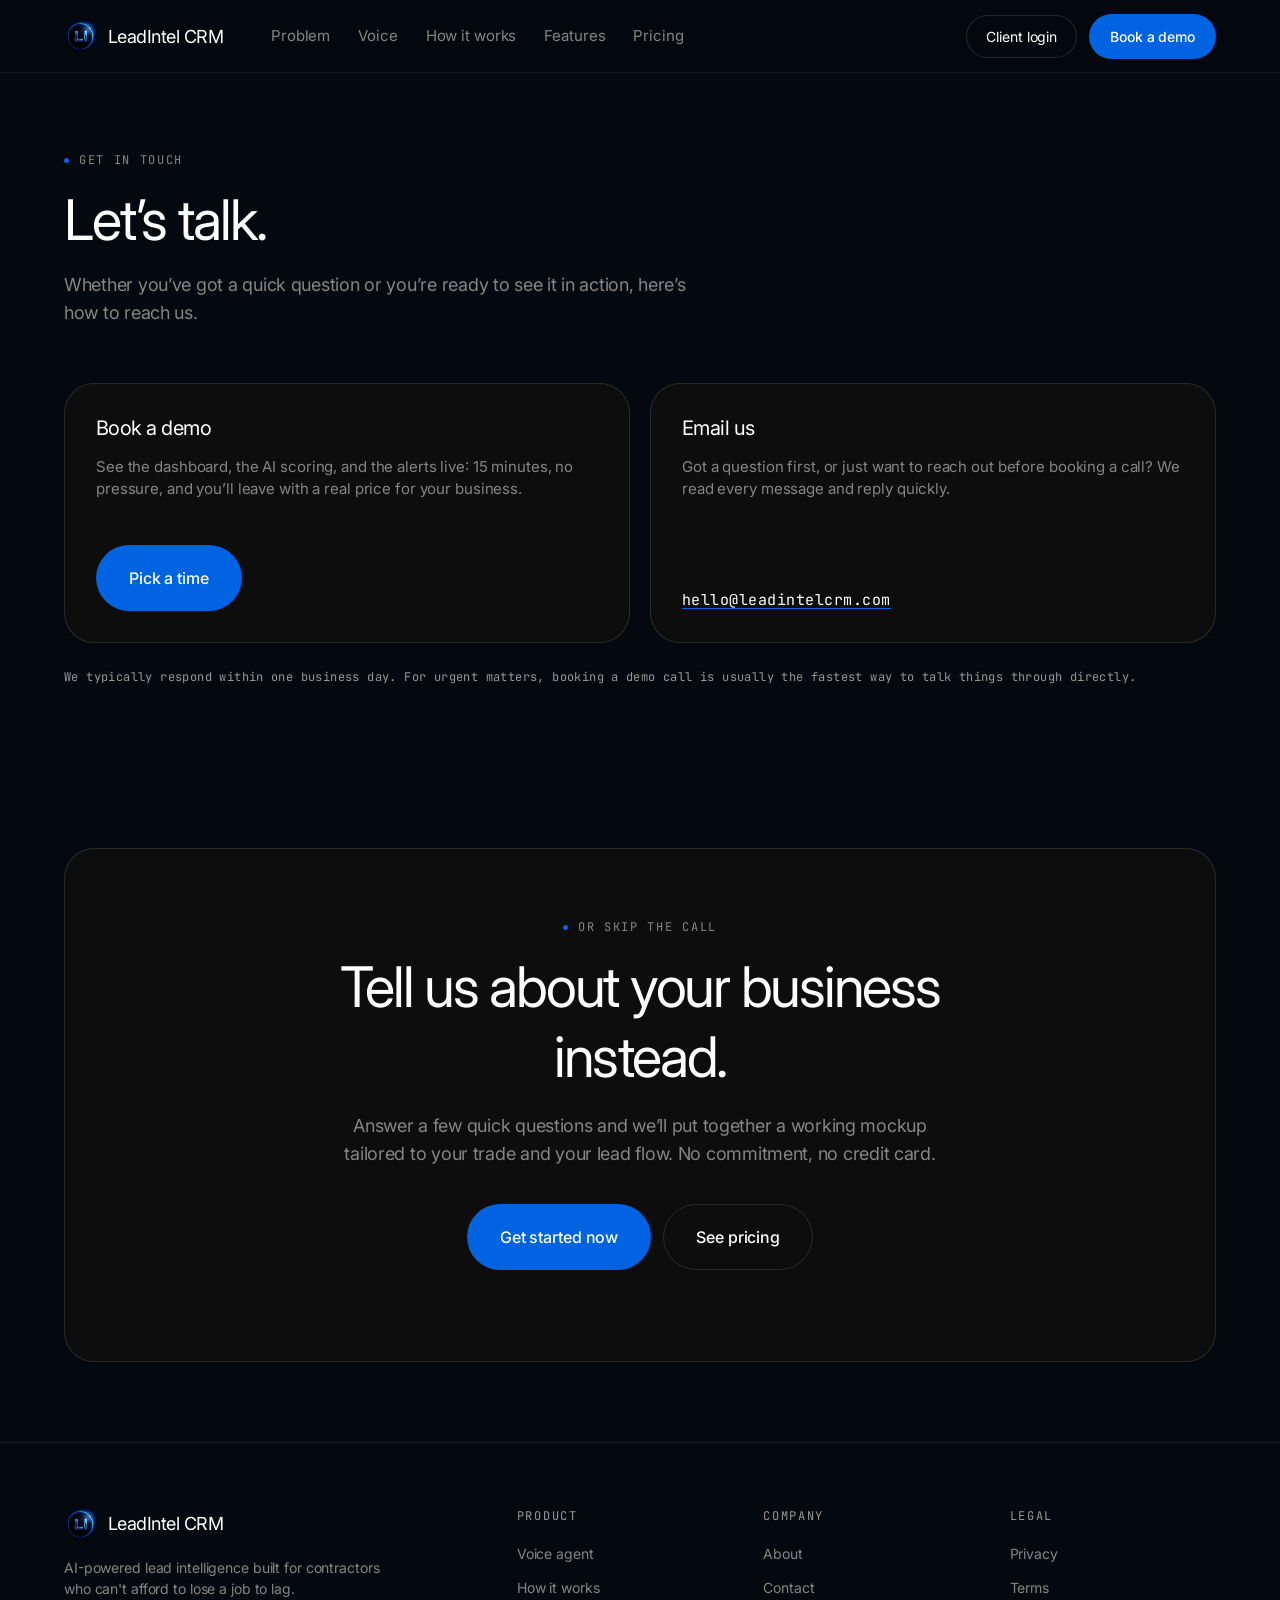
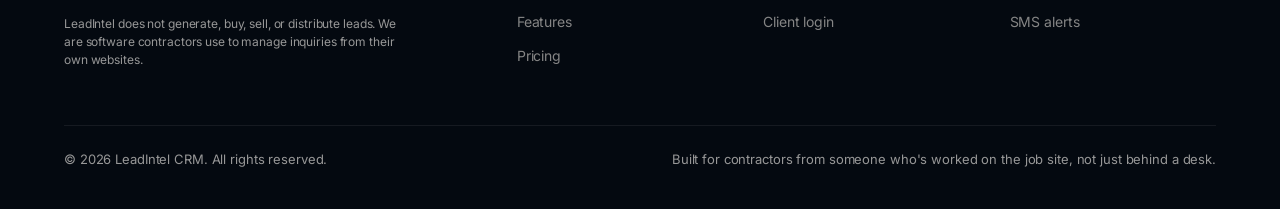
<file: contact.html>
<!doctype html>
<html lang="en">
<head>
<meta charset="utf-8">
<meta name="viewport" content="width=device-width, initial-scale=1">
<title>Contact | LeadIntel CRM</title>
<meta name="description" content="Book a LeadIntel CRM demo or send us a question. We reply within one business day.">
<meta name="theme-color" content="#040910">
<link rel="icon" href="/favicon.ico" sizes="32x32">
<link rel="icon" type="image/png" sizes="32x32" href="/assets/favicon-32.png">
<link rel="icon" type="image/png" sizes="16x16" href="/assets/favicon-16.png">
<link rel="apple-touch-icon" sizes="180x180" href="/assets/apple-touch-icon.png">
<link rel="preconnect" href="https://fonts.googleapis.com">
<link rel="preconnect" href="https://fonts.gstatic.com" crossorigin>
<link rel="stylesheet" href="https://fonts.googleapis.com/css2?family=Inter:wght@400;500&family=JetBrains+Mono:wght@400;500&display=swap">
<link rel="stylesheet" href="assets/styles.css">
</head>
<body>

<a class="sr-only" href="#main">Skip to content</a>

<header class="site-header">
  <div class="wrap header-inner">
    <a class="logo" href="index.html" aria-label="LeadIntel CRM home">
      <img class="logo-mark" src="assets/logo-mark-128.png" width="34" height="34" alt="" aria-hidden="true" decoding="async">
      <span class="logo-word">LeadIntel CRM</span>
    </a>
    <nav class="nav" aria-label="Primary">
      <a href="index.html#problem">Problem</a>
      <a href="index.html#voice">Voice</a>
      <a href="index.html#how-it-works">How it works</a>
      <a href="index.html#features">Features</a>
      <a href="pricing.html">Pricing</a>
    </nav>
    <div class="header-actions">
      <a class="link-login" href="login.html">Client login</a>
      <a class="btn btn-primary btn-sm" href="https://calendly.com/juneflows26/custom-demo">Book a demo</a>
      <button class="nav-burger" id="navBurger" type="button" aria-label="Menu" aria-expanded="false" aria-controls="mobileMenu">
        <span></span><span></span><span></span>
      </button>
    </div>
  </div>
  <div class="mobile-menu" id="mobileMenu">
    <a href="index.html#problem">Problem</a>
    <a href="index.html#voice">Voice</a>
    <a href="index.html#how-it-works">How it works</a>
    <a href="index.html#features">Features</a>
    <a href="pricing.html">Pricing</a>
    <a href="about.html">About</a>
    <a href="contact.html">Contact</a>
    <a href="login.html">Client login</a>
    <a class="btn btn-primary" href="https://calendly.com/juneflows26/custom-demo">Book a demo</a>
  </div>
</header>

<main id="main">

  <section class="page-hero">
    <div class="wrap">
      <p class="eyebrow"><span class="dot"></span>Get in touch</p>
      <h1 class="h-lg">Let&rsquo;s talk.</h1>
      <p class="lede">Whether you&rsquo;ve got a quick question or you&rsquo;re ready to see it in action, here&rsquo;s how to reach us.</p>
    </div>
  </section>

  <section style="padding-top:48px;">
    <div class="wrap">
      <div class="contact-grid">
        <article class="contact-card">
          <h2 class="h-sm">Book a demo</h2>
          <p>See the dashboard, the AI scoring, and the alerts live: 15 minutes, no pressure, and you&rsquo;ll leave with a real price for your business.</p>
          <a class="btn btn-primary" href="https://calendly.com/juneflows26/custom-demo">Pick a time</a>
        </article>
        <article class="contact-card">
          <h2 class="h-sm">Email us</h2>
          <p>Got a question first, or just want to reach out before booking a call? We read every message and reply quickly.</p>
          <a class="mail" href="mailto:hello@leadintelcrm.com">hello@leadintelcrm.com</a>
        </article>
      </div>
      <p class="tier-note">We typically respond within one business day. For urgent matters, booking a demo call is usually the fastest way to talk things through directly.</p>
    </div>
  </section>

  <section id="get-started">
    <div class="wrap">
      <div class="closer">
        <p class="eyebrow"><span class="dot"></span>Or skip the call</p>
        <h2 class="h-lg">Tell us about your business instead.</h2>
        <p class="lede">Answer a few quick questions and we&rsquo;ll put together a working mockup tailored to your trade and your lead flow. No commitment, no credit card.</p>
        <div class="hero-actions">
          <a class="btn btn-primary" href="index.html#get-started">Get started now</a>
          <a class="btn btn-ghost" href="pricing.html">See pricing</a>
        </div>
        
      </div>
    </div>
  </section>

</main>

<footer class="site-footer">
  <div class="wrap">
    <div class="footer-grid">
      <div class="footer-brand">
        <a class="logo" href="index.html" aria-label="LeadIntel CRM home">
          <img class="logo-mark" src="assets/logo-mark-128.png" width="34" height="34" alt="" aria-hidden="true" decoding="async">
          <span class="logo-word">LeadIntel CRM</span>
        </a>
        <p>AI-powered lead intelligence built for contractors who can't afford to lose a job to lag.</p>
        <p class="disclaimer">LeadIntel does not generate, buy, sell, or distribute leads. We are software contractors use to manage inquiries from their own websites.</p>
      </div>
      <div class="footer-col">
        <h4>Product</h4>
        <ul>
          <li><a href="index.html#voice">Voice agent</a></li>
          <li><a href="index.html#how-it-works">How it works</a></li>
          <li><a href="index.html#features">Features</a></li>
          <li><a href="pricing.html">Pricing</a></li>
        </ul>
      </div>
      <div class="footer-col">
        <h4>Company</h4>
        <ul>
          <li><a href="about.html">About</a></li>
          <li><a href="contact.html">Contact</a></li>
          <li><a href="login.html">Client login</a></li>
        </ul>
      </div>
      <div class="footer-col">
        <h4>Legal</h4>
        <ul>
          <li><a href="privacy.html">Privacy</a></li>
          <li><a href="terms.html">Terms</a></li>
          <li><a href="sms-optin.html">SMS alerts</a></li>
        </ul>
      </div>
    </div>
    <div class="footer-base">
      <span>&copy; 2026 LeadIntel CRM. All rights reserved.</span>
      <span>Built for contractors from someone who's worked on the job site, not just behind a desk.</span>
    </div>
  </div>
</footer>

<script src="assets/site.js"></script>
<!-- Tidio chat widget -->
<script src="//code.tidio.co/opsn03cw9tkrzokscy7fgiyd3vhnk13o.js" async></script>
</body>
</html>
</file>
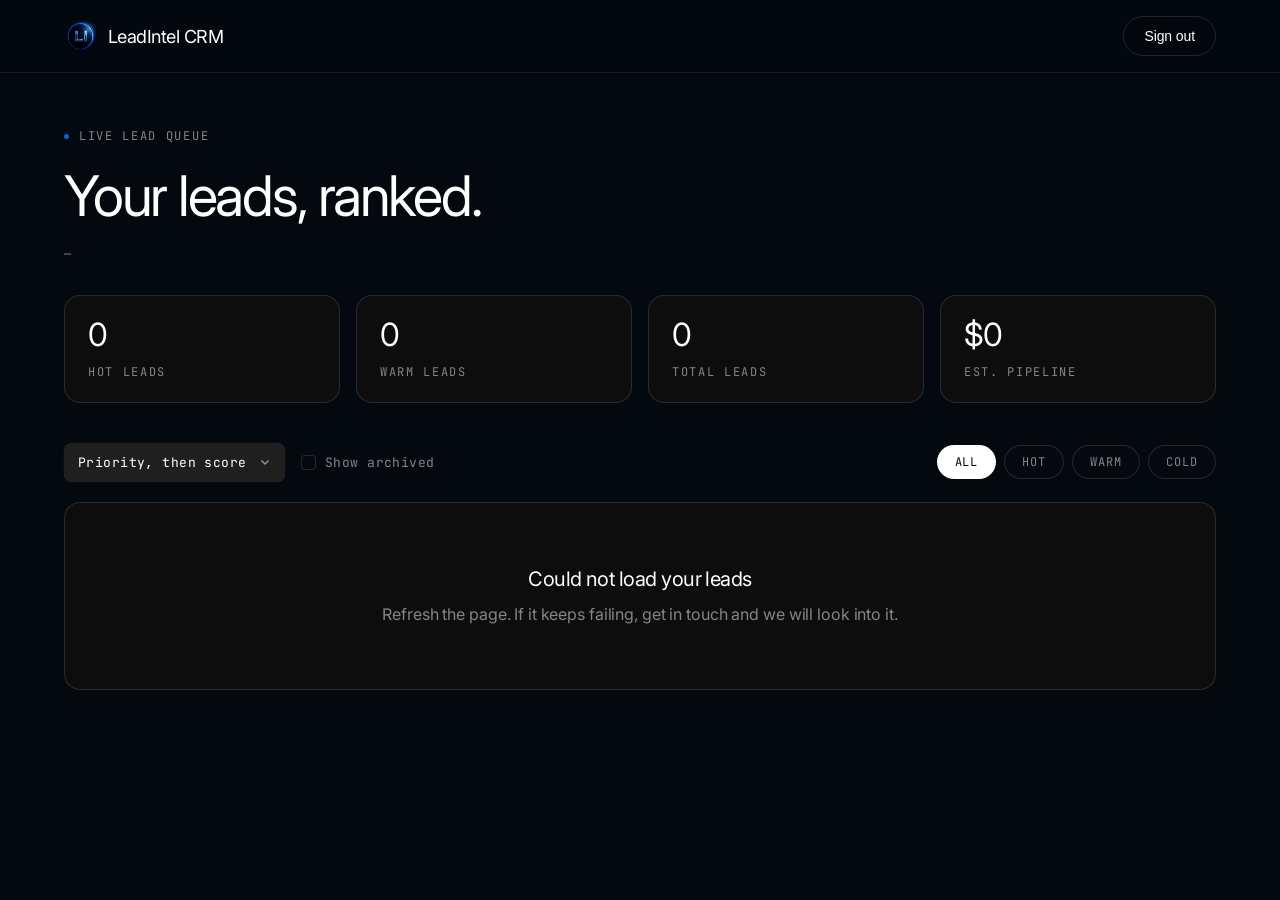
<file: dashboard.html>
<!doctype html>
<html lang="en">
<head>
<meta charset="utf-8">
<meta name="viewport" content="width=device-width, initial-scale=1">
<title>Lead Dashboard | LeadIntel CRM</title>
<meta name="robots" content="noindex, nofollow">
<meta name="theme-color" content="#040910">
<link rel="icon" href="/favicon.ico" sizes="32x32">
<link rel="icon" type="image/png" sizes="32x32" href="/assets/favicon-32.png">
<link rel="icon" type="image/png" sizes="16x16" href="/assets/favicon-16.png">
<link rel="apple-touch-icon" sizes="180x180" href="/assets/apple-touch-icon.png">
<link rel="preconnect" href="https://fonts.googleapis.com">
<link rel="preconnect" href="https://fonts.gstatic.com" crossorigin>
<link rel="stylesheet" href="https://fonts.googleapis.com/css2?family=Inter:wght@400;500&family=JetBrains+Mono:wght@400;500&display=swap">
<link rel="stylesheet" href="assets/styles.css">
<link rel="stylesheet" href="assets/dashboard.css">
</head>
<body>

<a class="sr-only" href="#leads">Skip to lead queue</a>

<header class="site-header app-header">
  <div class="wrap header-inner">
    <a class="logo" href="index.html" aria-label="LeadIntel CRM home">
      <img class="logo-mark" src="assets/logo-mark-128.png" width="34" height="34" alt="" aria-hidden="true" decoding="async">
      <span class="logo-word">LeadIntel CRM</span>
    </a>
    <div class="header-actions">
      <button class="btn btn-ghost btn-sm" type="button" data-signout>Sign out</button>
    </div>
  </div>
</header>

<main>

  <div class="wrap dash-head">
    <p class="eyebrow"><span class="dot"></span>Live lead queue</p>
    <h1 class="h-lg">Your leads, ranked.</h1>
    <p class="account" data-account>—</p>
  </div>

  <div class="wrap">
    <div class="dash-stats">
      <div class="dash-stat">
        <div class="value" data-stat="hot">0</div>
        <div class="label">Hot leads</div>
      </div>
      <div class="dash-stat">
        <div class="value" data-stat="warm">0</div>
        <div class="label">Warm leads</div>
      </div>
      <div class="dash-stat">
        <div class="value" data-stat="total">0</div>
        <div class="label">Total leads</div>
      </div>
      <div class="dash-stat">
        <div class="value" data-stat="pipeline">$0</div>
        <div class="label">Est. pipeline</div>
      </div>
    </div>

    <section class="usage" data-usage hidden aria-labelledby="usage-title">
      <div class="usage-head">
        <h2 class="usage-title" id="usage-title">This month</h2>
        <span class="usage-plan" data-usage-plan></span>
      </div>
      <div class="usage-meters" data-usage-meters></div>
      <p class="usage-foot">Usage resets at the start of each month.</p>
    </section>

    <div class="toolbar">
      <label class="sr-only" for="sort">Sort leads</label>
      <select class="select" id="sort" data-sort>
        <option value="priority">Priority, then score</option>
        <option value="score">Highest score first</option>
        <option value="created">Newest first</option>
        <option value="value">Estimated value</option>
      </select>

      <button class="toggle-archived" type="button" data-archived-toggle aria-pressed="false">
        <span class="box" aria-hidden="true"></span>Show archived
      </button>

      <div class="filters" role="group" aria-label="Filter by priority">
        <button class="chip" type="button" data-filter="all" aria-pressed="true">All</button>
        <button class="chip" type="button" data-filter="hot" aria-pressed="false">Hot</button>
        <button class="chip" type="button" data-filter="warm" aria-pressed="false">Warm</button>
        <button class="chip" type="button" data-filter="cold" aria-pressed="false">Cold</button>
      </div>
    </div>

    <p class="result-count" role="status" data-count>Loading your leads…</p>

    <div class="lead-list" id="leads" data-list></div>
  </div>

</main>

<script src="assets/dashboard.js"></script>
</body>
</html>
</file>
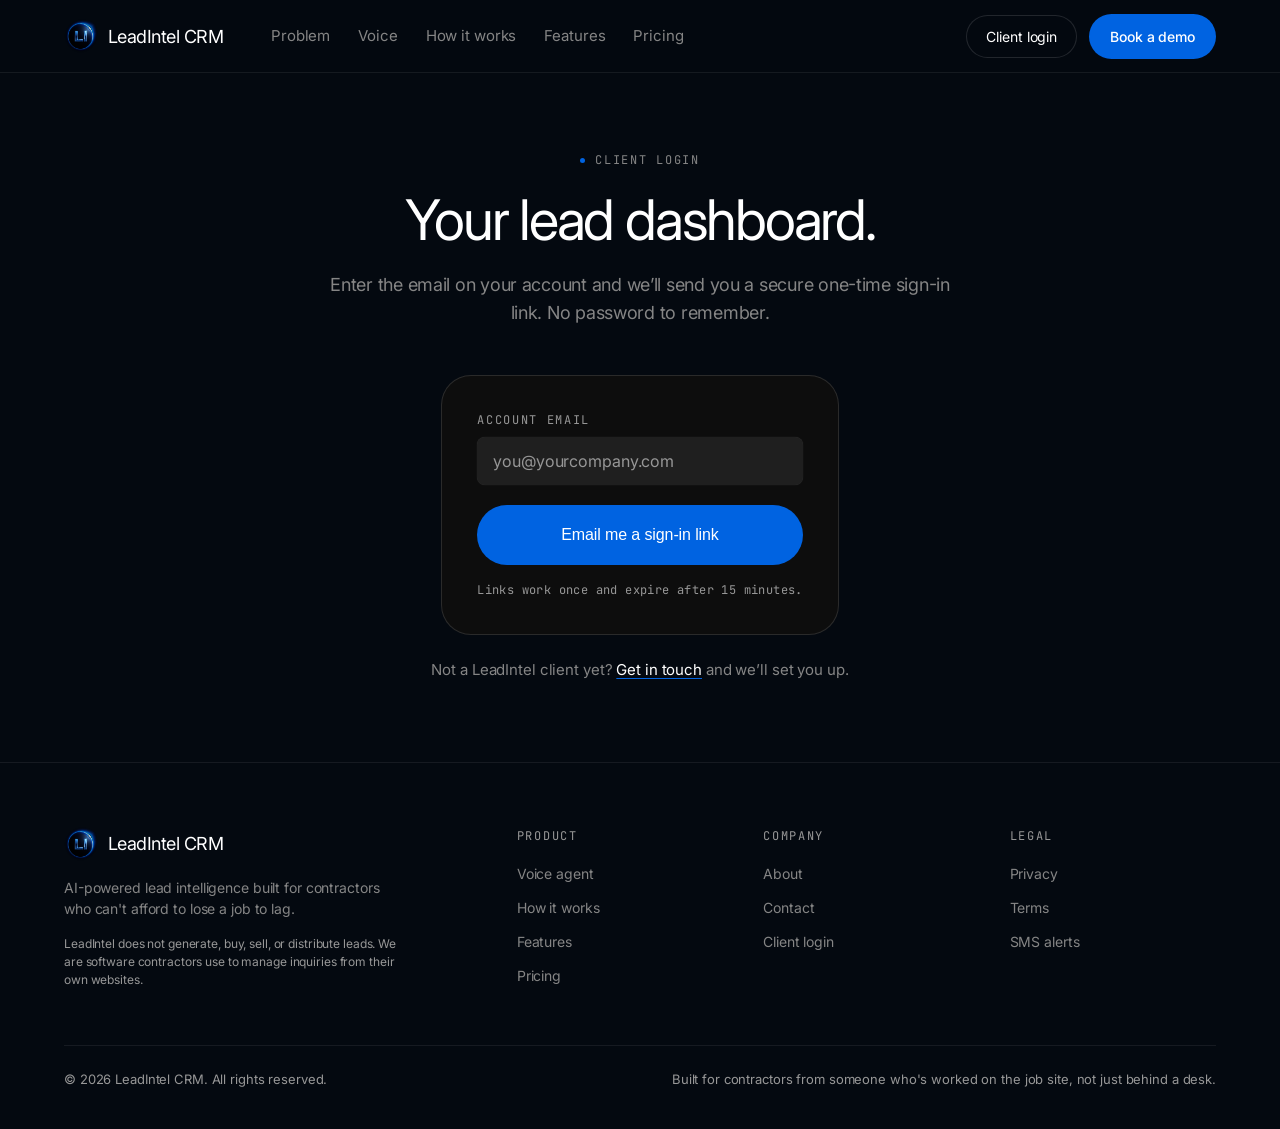
<file: login.html>
<!doctype html>
<html lang="en">
<head>
<meta charset="utf-8">
<meta name="viewport" content="width=device-width, initial-scale=1">
<title>Client Login | LeadIntel CRM</title>
<meta name="description" content="Sign in to your LeadIntel CRM lead dashboard.">
<meta name="robots" content="noindex">
<meta name="theme-color" content="#040910">
<link rel="icon" href="/favicon.ico" sizes="32x32">
<link rel="icon" type="image/png" sizes="32x32" href="/assets/favicon-32.png">
<link rel="icon" type="image/png" sizes="16x16" href="/assets/favicon-16.png">
<link rel="apple-touch-icon" sizes="180x180" href="/assets/apple-touch-icon.png">
<link rel="preconnect" href="https://fonts.googleapis.com">
<link rel="preconnect" href="https://fonts.gstatic.com" crossorigin>
<link rel="stylesheet" href="https://fonts.googleapis.com/css2?family=Inter:wght@400;500&family=JetBrains+Mono:wght@400;500&display=swap">
<link rel="stylesheet" href="assets/styles.css">
</head>
<body>

<a class="sr-only" href="#main">Skip to content</a>

<header class="site-header">
  <div class="wrap header-inner">
    <a class="logo" href="index.html" aria-label="LeadIntel CRM home">
      <img class="logo-mark" src="assets/logo-mark-128.png" width="34" height="34" alt="" aria-hidden="true" decoding="async">
      <span class="logo-word">LeadIntel CRM</span>
    </a>
    <nav class="nav" aria-label="Primary">
      <a href="index.html#problem">Problem</a>
      <a href="index.html#voice">Voice</a>
      <a href="index.html#how-it-works">How it works</a>
      <a href="index.html#features">Features</a>
      <a href="pricing.html">Pricing</a>
    </nav>
    <div class="header-actions">
      <a class="link-login" href="login.html">Client login</a>
      <a class="btn btn-primary btn-sm" href="https://calendly.com/juneflows26/custom-demo">Book a demo</a>
      <button class="nav-burger" id="navBurger" type="button" aria-label="Menu" aria-expanded="false" aria-controls="mobileMenu">
        <span></span><span></span><span></span>
      </button>
    </div>
  </div>
  <div class="mobile-menu" id="mobileMenu">
    <a href="index.html#problem">Problem</a>
    <a href="index.html#voice">Voice</a>
    <a href="index.html#how-it-works">How it works</a>
    <a href="index.html#features">Features</a>
    <a href="pricing.html">Pricing</a>
    <a href="about.html">About</a>
    <a href="contact.html">Contact</a>
    <a href="login.html">Client login</a>
    <a class="btn btn-primary" href="https://calendly.com/juneflows26/custom-demo">Book a demo</a>
  </div>
</header>

<main id="main">

  <section class="page-hero center">
    <div class="wrap">
      <p class="eyebrow"><span class="dot"></span>Client login</p>
      <h1 class="h-lg">Your lead dashboard.</h1>
      <p class="lede">Enter the email on your account and we&rsquo;ll send you a secure one-time sign-in link. No password to remember.</p>
    </div>
  </section>

  <section style="padding-top:40px;">
    <div class="wrap" style="display:flex;flex-direction:column;align-items:center;">

      <div class="form-card" id="loginFormState">
        <form id="loginForm" novalidate>
          <div class="field">
            <label for="l-email">Account email</label>
            <input type="email" id="l-email" name="email" autocomplete="email" required placeholder="you@yourcompany.com">
          </div>
          <p class="field-error" id="linkError" role="alert" hidden>That sign-in link was invalid or expired. Request a fresh one below.</p>
          <button type="submit" class="btn btn-primary" id="loginSubmitBtn">Email me a sign-in link</button>
          <p class="form-note">Links work once and expire after 15 minutes.</p>
        </form>
      </div>

      <div class="form-success" id="loginSuccessState" tabindex="-1" hidden>
        <span class="tick" aria-hidden="true"><svg width="20" height="20" viewBox="0 0 24 24" fill="none" stroke="#ffffff" stroke-width="2.4"><path d="M20 6L9 17l-5-5"/></svg></span>
        <h2 class="h-sm">Check your inbox</h2>
        <p id="loginSuccessMsg">If that email has dashboard access, a sign-in link is on its way. It expires in 15 minutes.</p>
      </div>

      <p class="below-form" style="text-align:center;">Not a LeadIntel client yet? <a href="contact.html">Get in touch</a> and we&rsquo;ll set you up.</p>
    </div>
  </section>

</main>

<footer class="site-footer">
  <div class="wrap">
    <div class="footer-grid">
      <div class="footer-brand">
        <a class="logo" href="index.html" aria-label="LeadIntel CRM home">
          <img class="logo-mark" src="assets/logo-mark-128.png" width="34" height="34" alt="" aria-hidden="true" decoding="async">
          <span class="logo-word">LeadIntel CRM</span>
        </a>
        <p>AI-powered lead intelligence built for contractors who can't afford to lose a job to lag.</p>
        <p class="disclaimer">LeadIntel does not generate, buy, sell, or distribute leads. We are software contractors use to manage inquiries from their own websites.</p>
      </div>
      <div class="footer-col">
        <h4>Product</h4>
        <ul>
          <li><a href="index.html#voice">Voice agent</a></li>
          <li><a href="index.html#how-it-works">How it works</a></li>
          <li><a href="index.html#features">Features</a></li>
          <li><a href="pricing.html">Pricing</a></li>
        </ul>
      </div>
      <div class="footer-col">
        <h4>Company</h4>
        <ul>
          <li><a href="about.html">About</a></li>
          <li><a href="contact.html">Contact</a></li>
          <li><a href="login.html">Client login</a></li>
        </ul>
      </div>
      <div class="footer-col">
        <h4>Legal</h4>
        <ul>
          <li><a href="privacy.html">Privacy</a></li>
          <li><a href="terms.html">Terms</a></li>
          <li><a href="sms-optin.html">SMS alerts</a></li>
        </ul>
      </div>
    </div>
    <div class="footer-base">
      <span>&copy; 2026 LeadIntel CRM. All rights reserved.</span>
      <span>Built for contractors from someone who's worked on the job site, not just behind a desk.</span>
    </div>
  </div>
</footer>

<script src="assets/site.js"></script>
<script>
(function () {
  'use strict';
  var form = document.getElementById('loginForm');
  var btn = document.getElementById('loginSubmitBtn');
  var formState = document.getElementById('loginFormState');
  var successState = document.getElementById('loginSuccessState');
  var successMsg = document.getElementById('loginSuccessMsg');

  /* verify.js sends expired or already-used links here. */
  if (new URLSearchParams(window.location.search).get('error') === 'link') {
    document.getElementById('linkError').hidden = false;
  }

  form.addEventListener('submit', function (e) {
    e.preventDefault();
    if (!form.reportValidity()) return;
    btn.disabled = true;
    btn.textContent = 'Sending\u2026';
    fetch('/api/auth/request-link', {
      method: 'POST',
      headers: { 'Content-Type': 'application/json' },
      body: JSON.stringify({ email: document.getElementById('l-email').value.trim() })
    })
      .then(function (res) { return res.json(); })
      .then(function (data) {
        if (data && data.message) successMsg.textContent = data.message;
        formState.hidden = true;
        successState.hidden = false;
        successState.focus();
      })
      .catch(function () {
        formState.hidden = true;
        successState.hidden = false;
        successState.focus();
      })
      .finally(function () {
        btn.disabled = false;
        btn.textContent = 'Email me a sign-in link';
      });
  });
})();
</script>

</body>
</html>
</file>
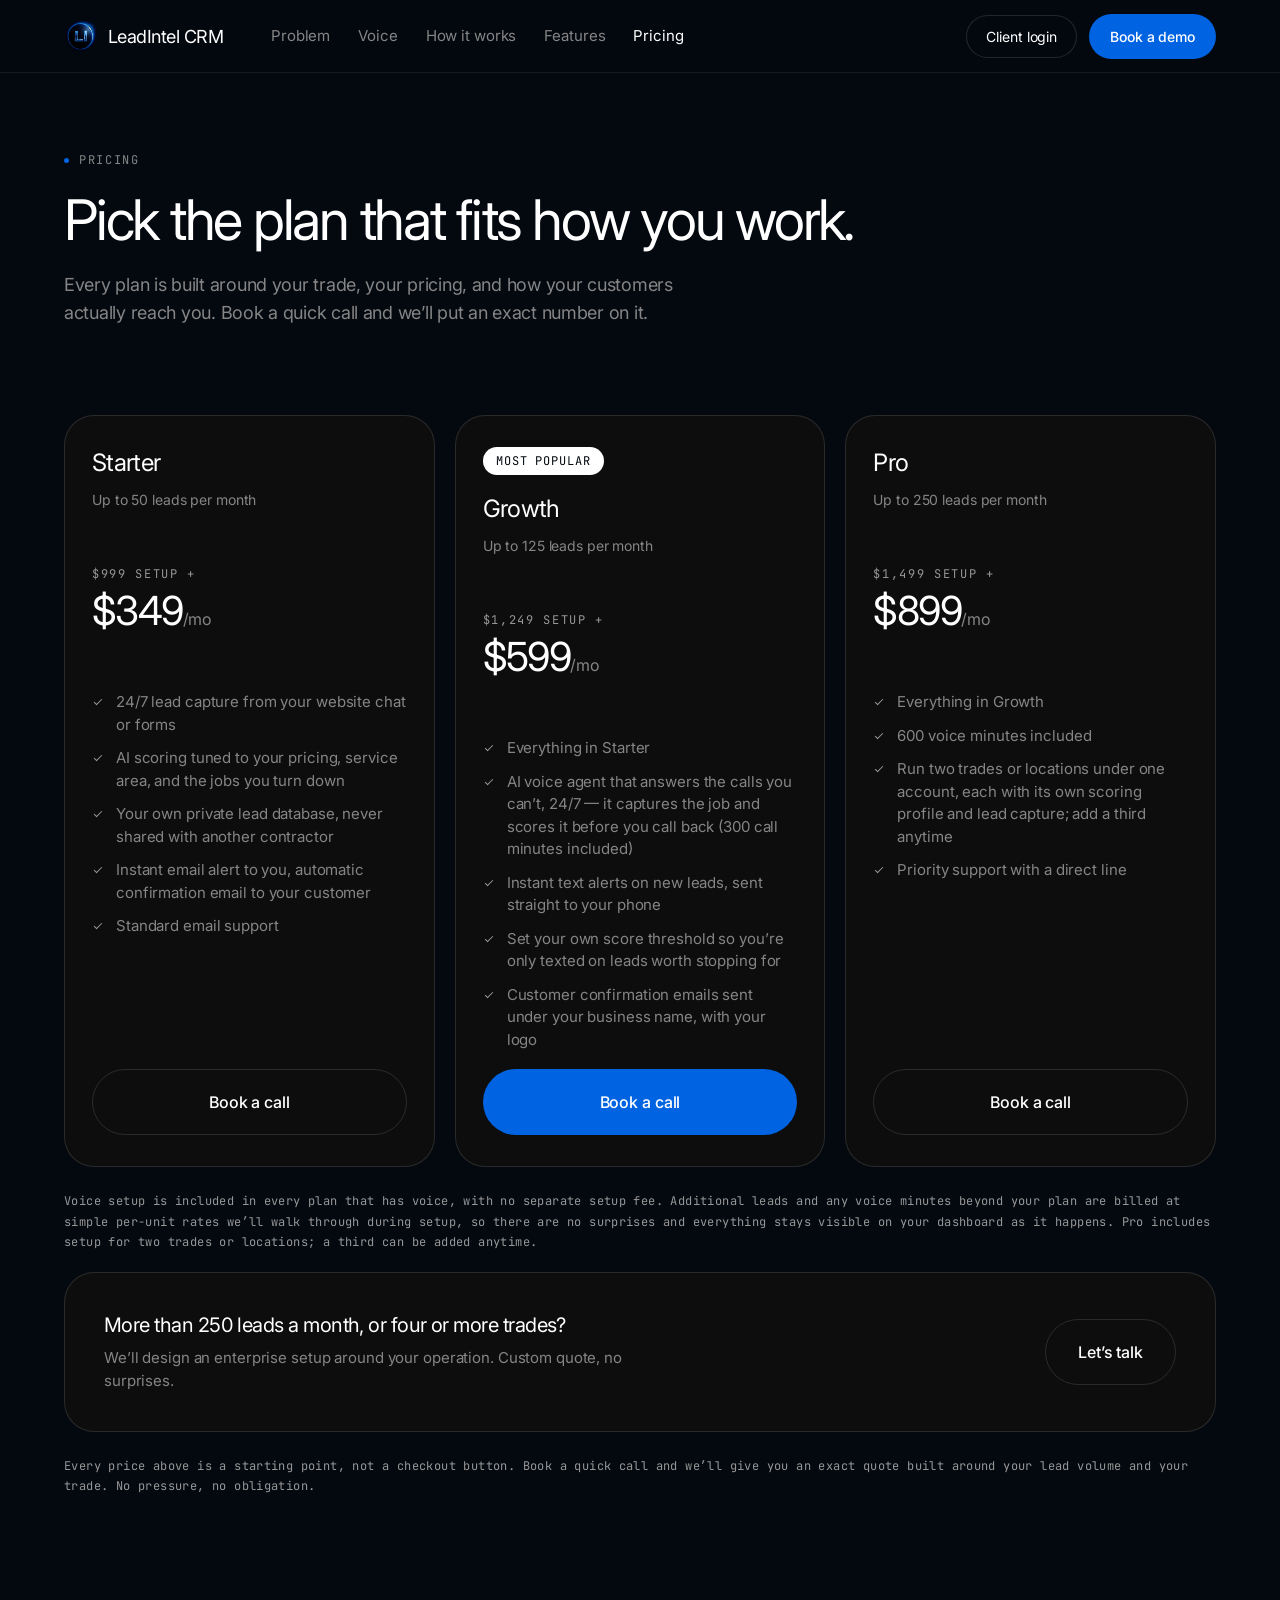
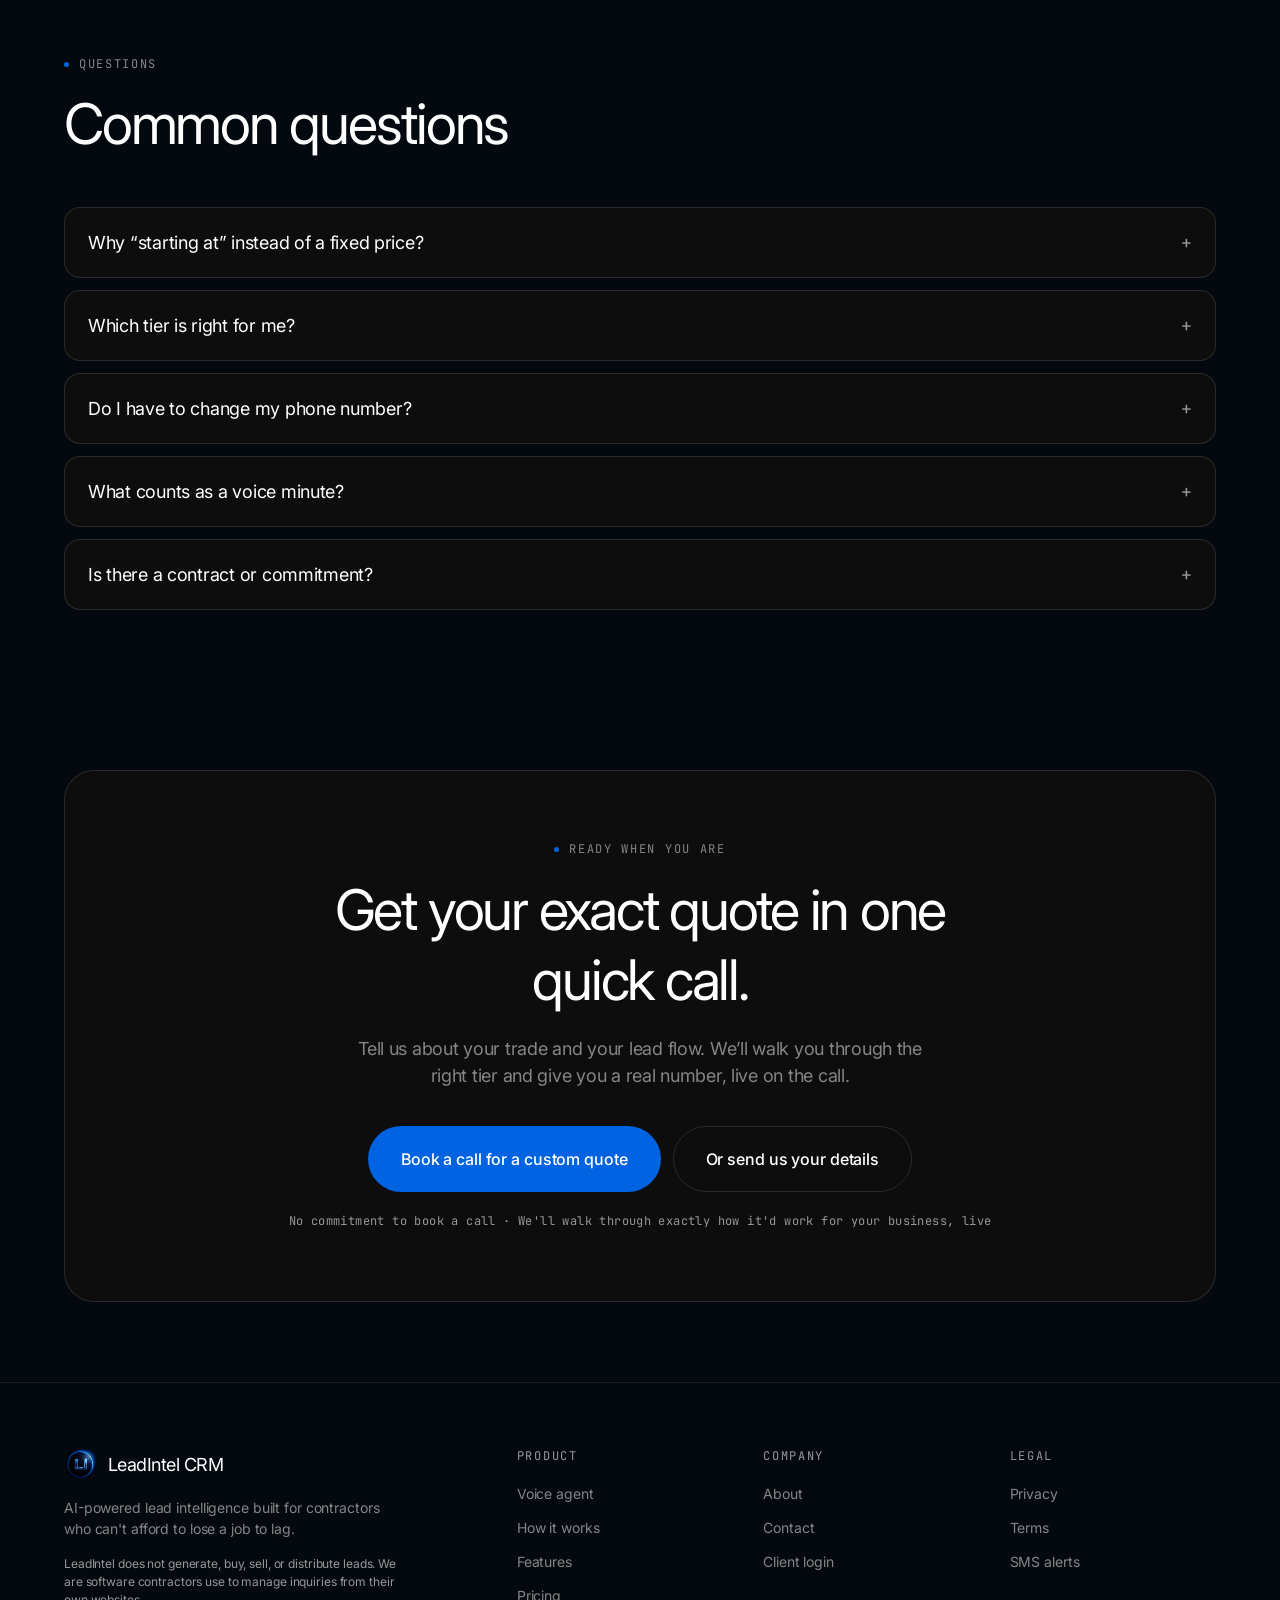
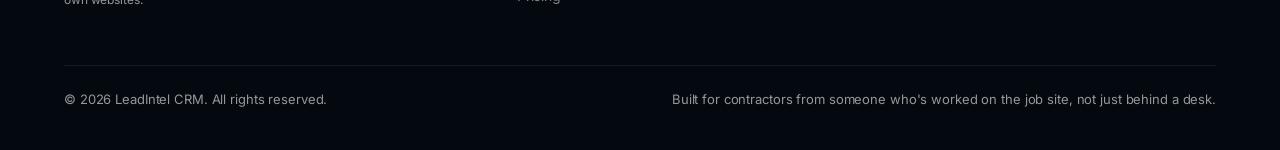
<file: pricing.html>
<!doctype html>
<html lang="en">
<head>
<meta charset="utf-8">
<meta name="viewport" content="width=device-width, initial-scale=1">
<title>Pricing | LeadIntel CRM</title>
<meta name="description" content="LeadIntel CRM plans from $999 setup + $349/mo. Instant AI lead scoring, an AI voice agent for the calls you miss, text alerts, and branded customer emails. Book a call for a quote built around your trade.">
<meta name="theme-color" content="#040910">
<link rel="icon" href="/favicon.ico" sizes="32x32">
<link rel="icon" type="image/png" sizes="32x32" href="/assets/favicon-32.png">
<link rel="icon" type="image/png" sizes="16x16" href="/assets/favicon-16.png">
<link rel="apple-touch-icon" sizes="180x180" href="/assets/apple-touch-icon.png">
<link rel="preconnect" href="https://fonts.googleapis.com">
<link rel="preconnect" href="https://fonts.gstatic.com" crossorigin>
<link rel="stylesheet" href="https://fonts.googleapis.com/css2?family=Inter:wght@400;500&family=JetBrains+Mono:wght@400;500&display=swap">
<link rel="stylesheet" href="assets/styles.css">
</head>
<body>

<a class="sr-only" href="#main">Skip to content</a>

<header class="site-header">
  <div class="wrap header-inner">
    <a class="logo" href="index.html" aria-label="LeadIntel CRM home">
      <img class="logo-mark" src="assets/logo-mark-128.png" width="34" height="34" alt="" aria-hidden="true" decoding="async">
      <span class="logo-word">LeadIntel CRM</span>
    </a>
    <nav class="nav" aria-label="Primary">
      <a href="index.html#problem">Problem</a>
      <a href="index.html#voice">Voice</a>
      <a href="index.html#how-it-works">How it works</a>
      <a href="index.html#features">Features</a>
      <a href="pricing.html" style="color:var(--paper)">Pricing</a>
    </nav>
    <div class="header-actions">
      <a class="link-login" href="login.html">Client login</a>
      <a class="btn btn-primary btn-sm" href="https://calendly.com/juneflows26/custom-demo">Book a demo</a>
      <button class="nav-burger" id="navBurger" type="button" aria-label="Menu" aria-expanded="false" aria-controls="mobileMenu">
        <span></span><span></span><span></span>
      </button>
    </div>
  </div>
  <div class="mobile-menu" id="mobileMenu">
    <a href="index.html#problem">Problem</a>
    <a href="index.html#voice">Voice</a>
    <a href="index.html#how-it-works">How it works</a>
    <a href="index.html#features">Features</a>
    <a href="pricing.html">Pricing</a>
    <a href="about.html">About</a>
    <a href="contact.html">Contact</a>
    <a href="login.html">Client login</a>
    <a class="btn btn-primary" href="https://calendly.com/juneflows26/custom-demo">Book a demo</a>
  </div>
</header>

<main id="main">

  <section class="page-hero">
    <div class="wrap">
      <p class="eyebrow"><span class="dot"></span>Pricing</p>
      <h1 class="h-lg">Pick the plan that fits how you work.</h1>
      <p class="lede">Every plan is built around your trade, your pricing, and how your customers actually reach you. Book a quick call and we&rsquo;ll put an exact number on it.</p>
    </div>
  </section>

  <section>
    <div class="wrap">
      <div class="tiers">
        <article class="tier">
          
          <h3 class="tier-name">Starter</h3>
          <p class="tier-for">Up to 50 leads per month</p>
          <p class="tier-price"><small>$999 setup +</small>$349<span>/mo</span></p>
          <ul><li>24/7 lead capture from your website chat or forms</li><li>AI scoring tuned to your pricing, service area, and the jobs you turn down</li><li>Your own private lead database, never shared with another contractor</li><li>Instant email alert to you, automatic confirmation email to your customer</li><li>Standard email support</li></ul>
          <a class="btn btn-ghost" href="https://calendly.com/juneflows26/custom-demo">Book a call</a>
        </article>
        <article class="tier featured">
          <span class="tier-badge">Most popular</span>
          <h3 class="tier-name">Growth</h3>
          <p class="tier-for">Up to 125 leads per month</p>
          <p class="tier-price"><small>$1,249 setup +</small>$599<span>/mo</span></p>
          <ul><li>Everything in Starter</li><li>AI voice agent that answers the calls you can&rsquo;t, 24/7 &mdash; it captures the job and scores it before you call back (300 call minutes included)</li><li>Instant text alerts on new leads, sent straight to your phone</li><li>Set your own score threshold so you&rsquo;re only texted on leads worth stopping for</li><li>Customer confirmation emails sent under your business name, with your logo</li></ul>
          <a class="btn btn-primary" href="https://calendly.com/juneflows26/custom-demo">Book a call</a>
        </article>
        <article class="tier">
          
          <h3 class="tier-name">Pro</h3>
          <p class="tier-for">Up to 250 leads per month</p>
          <p class="tier-price"><small>$1,499 setup +</small>$899<span>/mo</span></p>
          <ul><li>Everything in Growth</li><li>600 voice minutes included</li><li>Run two trades or locations under one account, each with its own scoring profile and lead capture; add a third anytime</li><li>Priority support with a direct line</li></ul>
          <a class="btn btn-ghost" href="https://calendly.com/juneflows26/custom-demo">Book a call</a>
        </article>
      </div>

      <p class="tier-note">Voice setup is included in every plan that has voice, with no separate setup fee. Additional leads and any voice minutes beyond your plan are billed at simple per-unit rates we&rsquo;ll walk through during setup, so there are no surprises and everything stays visible on your dashboard as it happens. Pro includes setup for two trades or locations; a third can be added anytime.</p>

      <div class="callout">
        <div>
          <h3 class="h-sm">More than 250 leads a month, or four or more trades?</h3>
          <p>We&rsquo;ll design an enterprise setup around your operation. Custom quote, no surprises.</p>
        </div>
        <a class="btn btn-ghost" href="https://calendly.com/juneflows26/custom-demo">Let&rsquo;s talk</a>
      </div>

      <p class="tier-note">Every price above is a starting point, not a checkout button. Book a quick call and we&rsquo;ll give you an exact quote built around your lead volume and your trade. No pressure, no obligation.</p>
    </div>
  </section>

  <section>
    <div class="wrap">
      <div class="section-head">
        <p class="eyebrow"><span class="dot"></span>Questions</p>
        <h2 class="h-lg">Common questions</h2>
      </div>
      <div class="faq">
          <details>
            <summary>Why &ldquo;starting at&rdquo; instead of a fixed price?</summary>
            <p>Lead volume and feature needs vary a lot between a small remodeling crew and a high-volume roofing company. The tiers show you where pricing lands; a quick conversation gets you an exact number that&rsquo;s actually fair for your business.</p>
          </details>
          <details>
            <summary>Which tier is right for me?</summary>
            <p>Start with your monthly lead volume, then look at how your customers actually reach you. If a good share of them call instead of filling out a form, you want the voice agent picking up the ones you miss, and that starts at Growth. Same for a text the moment a good lead lands. On the call we&rsquo;ll match you to the right fit, not the biggest number.</p>
          </details>
          <details>
            <summary>Do I have to change my phone number?</summary>
            <p>No. You keep the number your customers already have and forward it to LeadIntel for the calls you don&rsquo;t pick up. Calls you answer yourself are untouched, and we set the forwarding up with you during onboarding.</p>
          </details>
          <details>
            <summary>What counts as a voice minute?</summary>
            <p>Only the time the voice agent actually spends on a call. Calls you answer yourself don&rsquo;t touch your minutes. If you&rsquo;re consistently running past what your plan includes, we&rsquo;ll move you to one that fits rather than let it pile up.</p>
          </details>
          <details>
            <summary>Is there a contract or commitment?</summary>
            <p>We&rsquo;ll go over the details on your call. This is intentionally a conversation, not a checkout page.</p>
          </details>
      </div>
    </div>
  </section>

  <section id="get-started">
    <div class="wrap">
      <div class="closer">
        <p class="eyebrow"><span class="dot"></span>Ready when you are</p>
        <h2 class="h-lg">Get your exact quote in one quick call.</h2>
        <p class="lede">Tell us about your trade and your lead flow. We&rsquo;ll walk you through the right tier and give you a real number, live on the call.</p>
        <div class="hero-actions">
          <a class="btn btn-primary" href="https://calendly.com/juneflows26/custom-demo">Book a call for a custom quote</a>
          <a class="btn btn-ghost" href="index.html#get-started">Or send us your details</a>
        </div>
        <p class="hero-note">No commitment to book a call &middot; We'll walk through exactly how it'd work for your business, live</p>
      </div>
    </div>
  </section>

</main>

<footer class="site-footer">
  <div class="wrap">
    <div class="footer-grid">
      <div class="footer-brand">
        <a class="logo" href="index.html" aria-label="LeadIntel CRM home">
          <img class="logo-mark" src="assets/logo-mark-128.png" width="34" height="34" alt="" aria-hidden="true" decoding="async">
          <span class="logo-word">LeadIntel CRM</span>
        </a>
        <p>AI-powered lead intelligence built for contractors who can't afford to lose a job to lag.</p>
        <p class="disclaimer">LeadIntel does not generate, buy, sell, or distribute leads. We are software contractors use to manage inquiries from their own websites.</p>
      </div>
      <div class="footer-col">
        <h4>Product</h4>
        <ul>
          <li><a href="index.html#voice">Voice agent</a></li>
          <li><a href="index.html#how-it-works">How it works</a></li>
          <li><a href="index.html#features">Features</a></li>
          <li><a href="pricing.html">Pricing</a></li>
        </ul>
      </div>
      <div class="footer-col">
        <h4>Company</h4>
        <ul>
          <li><a href="about.html">About</a></li>
          <li><a href="contact.html">Contact</a></li>
          <li><a href="login.html">Client login</a></li>
        </ul>
      </div>
      <div class="footer-col">
        <h4>Legal</h4>
        <ul>
          <li><a href="privacy.html">Privacy</a></li>
          <li><a href="terms.html">Terms</a></li>
          <li><a href="sms-optin.html">SMS alerts</a></li>
        </ul>
      </div>
    </div>
    <div class="footer-base">
      <span>&copy; 2026 LeadIntel CRM. All rights reserved.</span>
      <span>Built for contractors from someone who's worked on the job site, not just behind a desk.</span>
    </div>
  </div>
</footer>

<script src="assets/site.js"></script>
<!-- Tidio chat widget -->
<script src="//code.tidio.co/opsn03cw9tkrzokscy7fgiyd3vhnk13o.js" async></script>
</body>
</html>
</file>
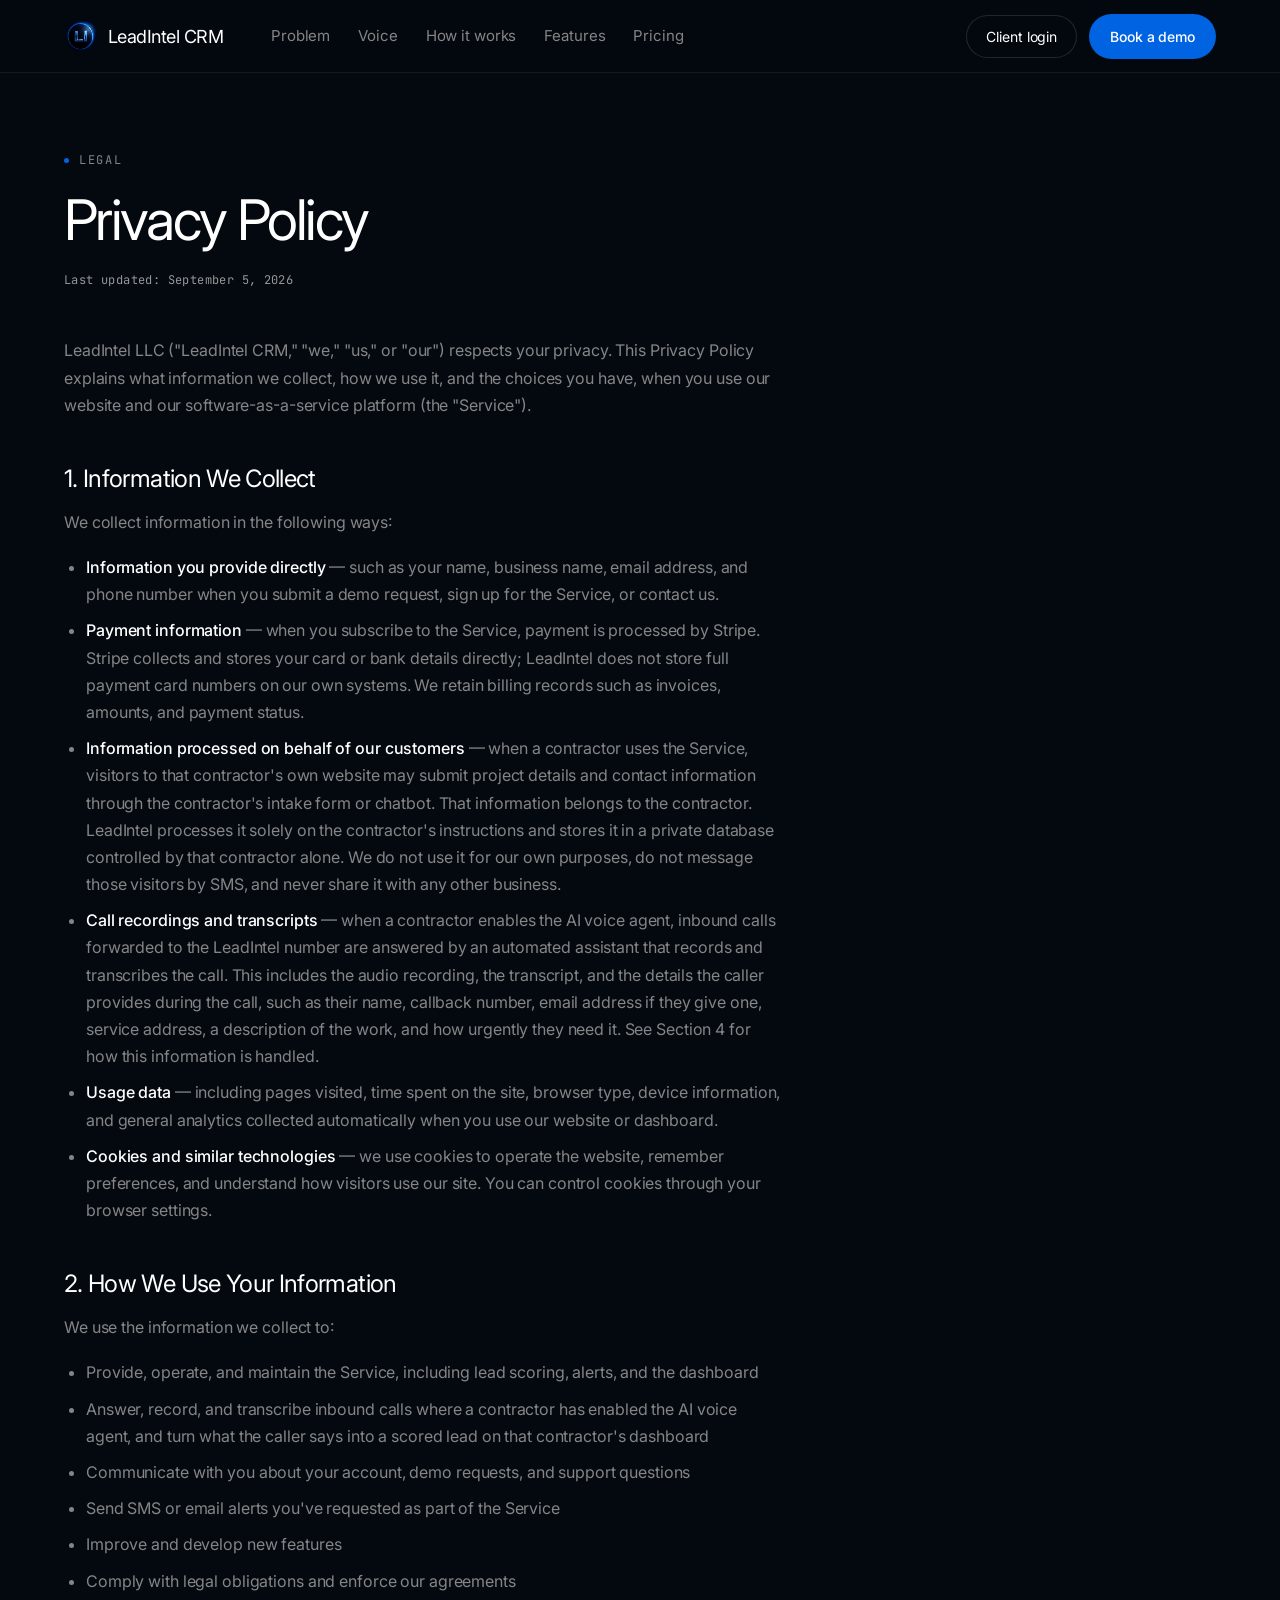
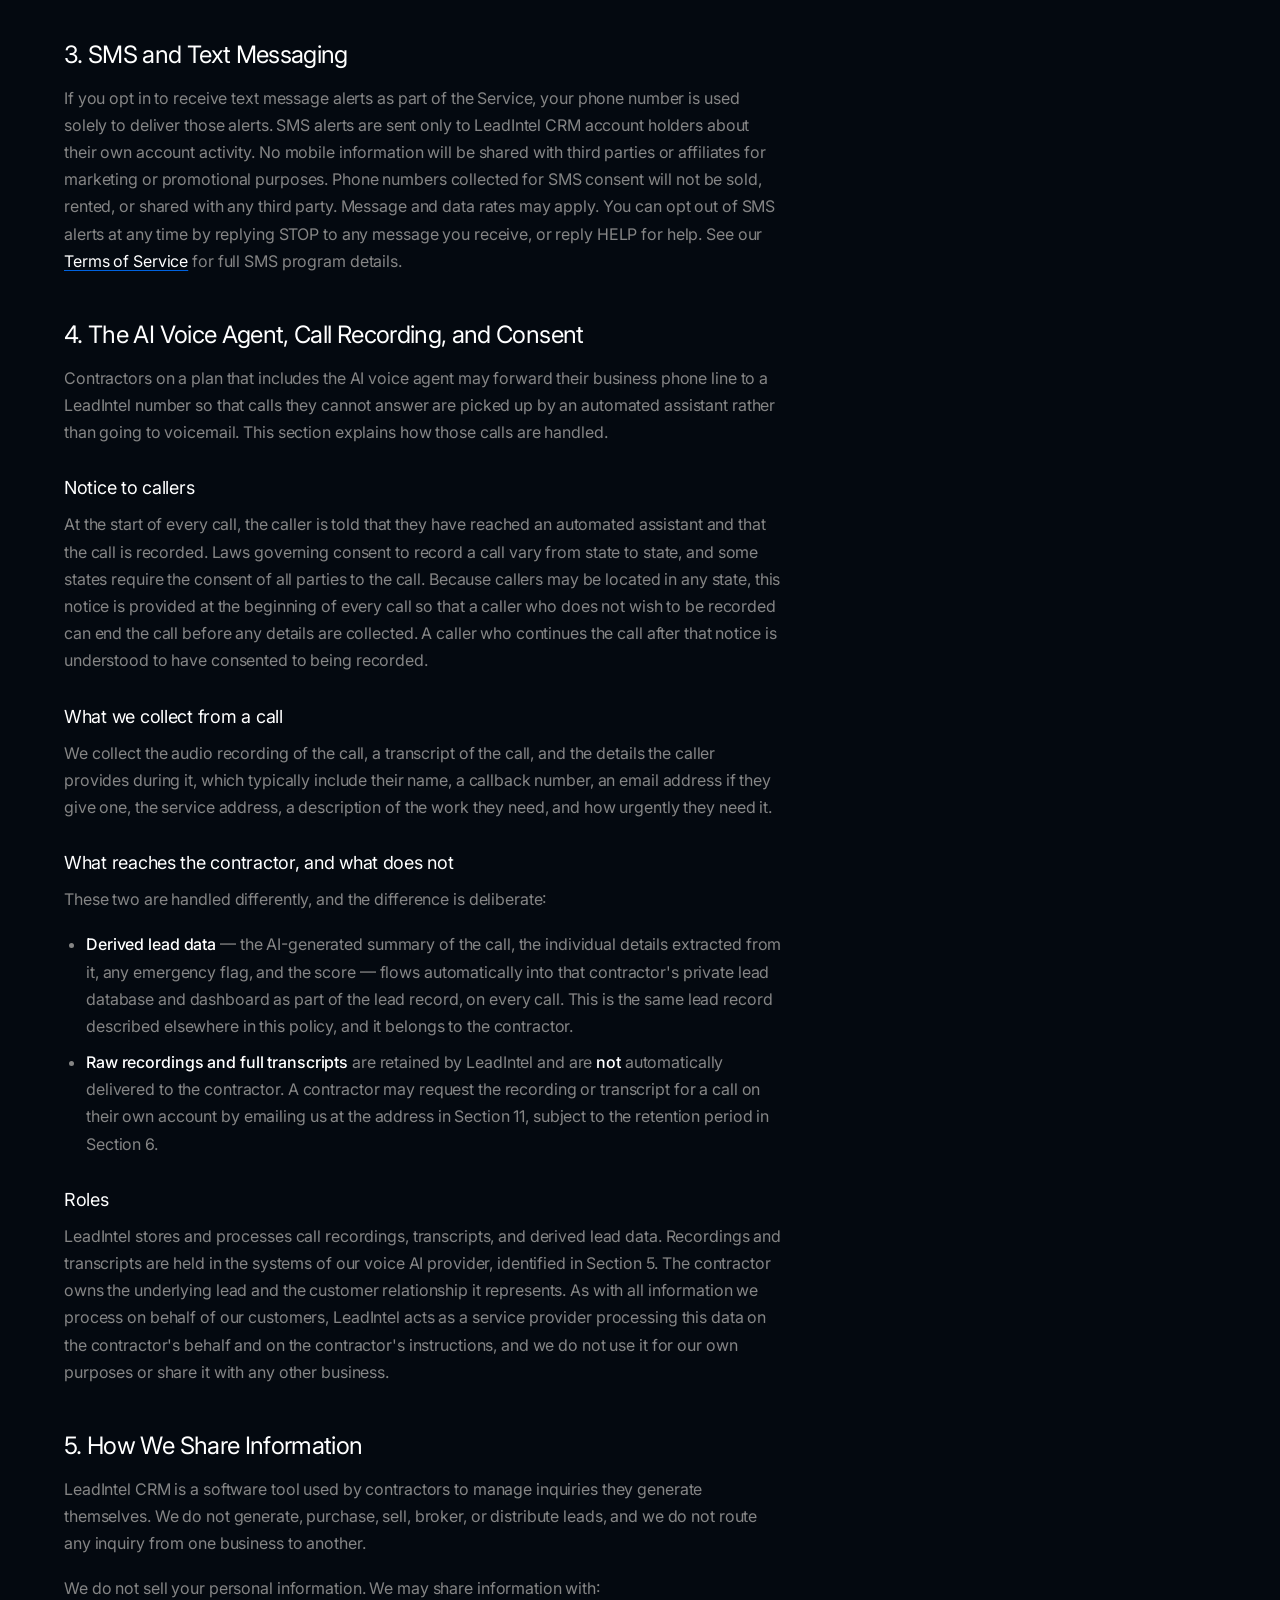
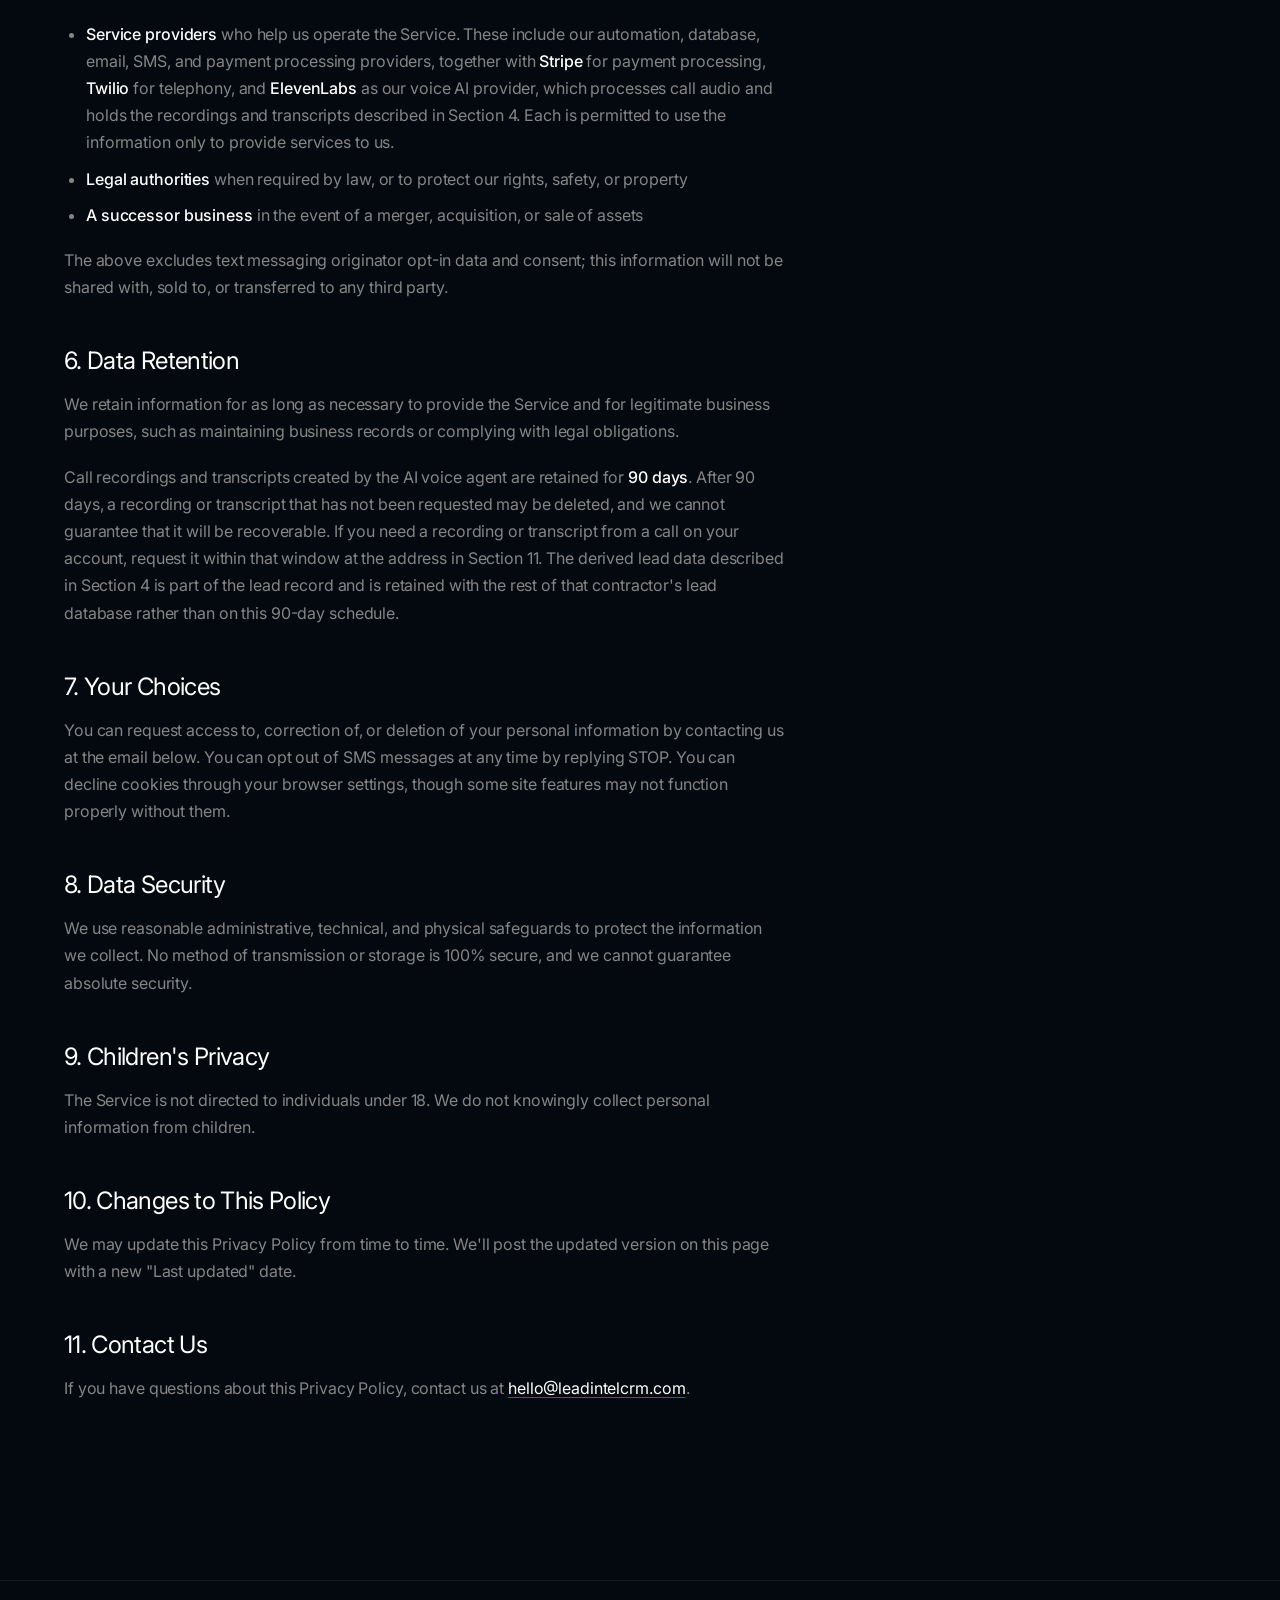
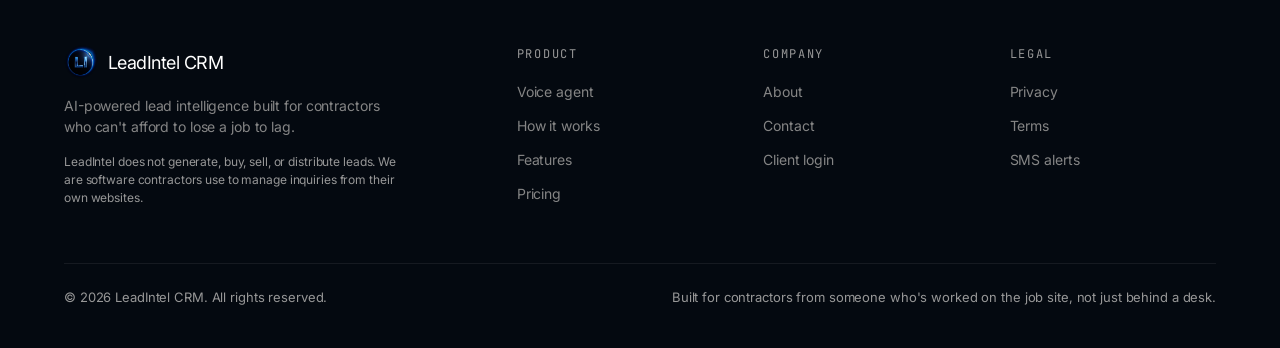
<file: privacy.html>
<!doctype html>
<html lang="en">
<head>
<meta charset="utf-8">
<meta name="viewport" content="width=device-width, initial-scale=1">
<title>Privacy Policy &mdash; LeadIntel CRM</title>
<meta name="description" content="How LeadIntel CRM collects, uses, and protects your information.">
<meta name="theme-color" content="#040910">
<link rel="icon" href="/favicon.ico" sizes="32x32">
<link rel="icon" type="image/png" sizes="32x32" href="/assets/favicon-32.png">
<link rel="icon" type="image/png" sizes="16x16" href="/assets/favicon-16.png">
<link rel="apple-touch-icon" sizes="180x180" href="/assets/apple-touch-icon.png">
<link rel="preconnect" href="https://fonts.googleapis.com">
<link rel="preconnect" href="https://fonts.gstatic.com" crossorigin>
<link rel="stylesheet" href="https://fonts.googleapis.com/css2?family=Inter:wght@400;500&family=JetBrains+Mono:wght@400;500&display=swap">
<link rel="stylesheet" href="assets/styles.css">
</head>
<body>

<a class="sr-only" href="#main">Skip to content</a>

<header class="site-header">
  <div class="wrap header-inner">
    <a class="logo" href="index.html" aria-label="LeadIntel CRM home">
      <img class="logo-mark" src="assets/logo-mark-128.png" width="34" height="34" alt="" aria-hidden="true" decoding="async">
      <span class="logo-word">LeadIntel CRM</span>
    </a>
    <nav class="nav" aria-label="Primary">
      <a href="index.html#problem">Problem</a>
      <a href="index.html#voice">Voice</a>
      <a href="index.html#how-it-works">How it works</a>
      <a href="index.html#features">Features</a>
      <a href="pricing.html">Pricing</a>
    </nav>
    <div class="header-actions">
      <a class="link-login" href="login.html">Client login</a>
      <a class="btn btn-primary btn-sm" href="https://calendly.com/juneflows26/custom-demo">Book a demo</a>
      <button class="nav-burger" id="navBurger" type="button" aria-label="Menu" aria-expanded="false" aria-controls="mobileMenu">
        <span></span><span></span><span></span>
      </button>
    </div>
  </div>
  <div class="mobile-menu" id="mobileMenu">
    <a href="index.html#problem">Problem</a>
    <a href="index.html#voice">Voice</a>
    <a href="index.html#how-it-works">How it works</a>
    <a href="index.html#features">Features</a>
    <a href="pricing.html">Pricing</a>
    <a href="about.html">About</a>
    <a href="contact.html">Contact</a>
    <a href="login.html">Client login</a>
    <a class="btn btn-primary" href="https://calendly.com/juneflows26/custom-demo">Book a demo</a>
  </div>
</header>

<main id="main">

  <section class="page-hero">
    <div class="wrap">
      <p class="eyebrow"><span class="dot"></span>Legal</p>
      <h1 class="h-lg">Privacy Policy</h1>
      <p class="doc-updated">Last updated: September 5, 2026</p>
    </div>
  </section>

  <section style="padding-top:40px;">
    <div class="wrap">
      <div class="doc">
<p>LeadIntel LLC ("LeadIntel CRM," "we," "us," or "our") respects your privacy. This Privacy Policy explains what information we collect, how we use it, and the choices you have, when you use our website and our software-as-a-service platform (the "Service").</p>

    <h2>1. Information We Collect</h2>
    <p>We collect information in the following ways:</p>
    <ul>
      <li><strong>Information you provide directly</strong> — such as your name, business name, email address, and phone number when you submit a demo request, sign up for the Service, or contact us.</li>
      <li><strong>Payment information</strong> — when you subscribe to the Service, payment is processed by Stripe. Stripe collects and stores your card or bank details directly; LeadIntel does not store full payment card numbers on our own systems. We retain billing records such as invoices, amounts, and payment status.</li>
      <li><strong>Information processed on behalf of our customers</strong> — when a contractor uses the Service, visitors to that contractor's own website may submit project details and contact information through the contractor's intake form or chatbot. That information belongs to the contractor. LeadIntel processes it solely on the contractor's instructions and stores it in a private database controlled by that contractor alone. We do not use it for our own purposes, do not message those visitors by SMS, and never share it with any other business.</li>
<!-- LEGAL REVIEW NEEDED: voice recording — what the voice agent collects -->
      <li><strong>Call recordings and transcripts</strong> — when a contractor enables the AI voice agent, inbound calls forwarded to the LeadIntel number are answered by an automated assistant that records and transcribes the call. This includes the audio recording, the transcript, and the details the caller provides during the call, such as their name, callback number, email address if they give one, service address, a description of the work, and how urgently they need it. See Section 4 for how this information is handled.</li>
<!-- /LEGAL REVIEW NEEDED -->
      <li><strong>Usage data</strong> — including pages visited, time spent on the site, browser type, device information, and general analytics collected automatically when you use our website or dashboard.</li>
      <li><strong>Cookies and similar technologies</strong> — we use cookies to operate the website, remember preferences, and understand how visitors use our site. You can control cookies through your browser settings.</li>
    </ul>

    <h2>2. How We Use Your Information</h2>
    <p>We use the information we collect to:</p>
    <ul>
      <li>Provide, operate, and maintain the Service, including lead scoring, alerts, and the dashboard</li>
<!-- LEGAL REVIEW NEEDED: voice recording — purpose of use -->
      <li>Answer, record, and transcribe inbound calls where a contractor has enabled the AI voice agent, and turn what the caller says into a scored lead on that contractor's dashboard</li>
<!-- /LEGAL REVIEW NEEDED -->
      <li>Communicate with you about your account, demo requests, and support questions</li>
      <li>Send SMS or email alerts you've requested as part of the Service</li>
      <li>Improve and develop new features</li>
      <li>Comply with legal obligations and enforce our agreements</li>
    </ul>

    <h2>3. SMS and Text Messaging</h2>
    <p>If you opt in to receive text message alerts as part of the Service, your phone number is used solely to deliver those alerts. SMS alerts are sent only to LeadIntel CRM account holders about their own account activity. No mobile information will be shared with third parties or affiliates for marketing or promotional purposes. Phone numbers collected for SMS consent will not be sold, rented, or shared with any third party. Message and data rates may apply. You can opt out of SMS alerts at any time by replying STOP to any message you receive, or reply HELP for help. See our <a href="terms.html">Terms of Service</a> for full SMS program details.</p>

<!-- LEGAL REVIEW NEEDED: voice recording — consent notice, roles, and data flow -->
    <h2>4. The AI Voice Agent, Call Recording, and Consent</h2>
    <p>Contractors on a plan that includes the AI voice agent may forward their business phone line to a LeadIntel number so that calls they cannot answer are picked up by an automated assistant rather than going to voicemail. This section explains how those calls are handled.</p>

    <h3>Notice to callers</h3>
    <p>At the start of every call, the caller is told that they have reached an automated assistant and that the call is recorded. Laws governing consent to record a call vary from state to state, and some states require the consent of all parties to the call. Because callers may be located in any state, this notice is provided at the beginning of every call so that a caller who does not wish to be recorded can end the call before any details are collected. A caller who continues the call after that notice is understood to have consented to being recorded.</p>

    <h3>What we collect from a call</h3>
    <p>We collect the audio recording of the call, a transcript of the call, and the details the caller provides during it, which typically include their name, a callback number, an email address if they give one, the service address, a description of the work they need, and how urgently they need it.</p>

    <h3>What reaches the contractor, and what does not</h3>
    <p>These two are handled differently, and the difference is deliberate:</p>
    <ul>
      <li><strong>Derived lead data</strong> — the AI-generated summary of the call, the individual details extracted from it, any emergency flag, and the score — flows automatically into that contractor's private lead database and dashboard as part of the lead record, on every call. This is the same lead record described elsewhere in this policy, and it belongs to the contractor.</li>
      <li><strong>Raw recordings and full transcripts</strong> are retained by LeadIntel and are <strong>not</strong> automatically delivered to the contractor. A contractor may request the recording or transcript for a call on their own account by emailing us at the address in Section 11, subject to the retention period in Section 6.</li>
    </ul>

    <h3>Roles</h3>
    <p>LeadIntel stores and processes call recordings, transcripts, and derived lead data. Recordings and transcripts are held in the systems of our voice AI provider, identified in Section 5. The contractor owns the underlying lead and the customer relationship it represents. As with all information we process on behalf of our customers, LeadIntel acts as a service provider processing this data on the contractor's behalf and on the contractor's instructions, and we do not use it for our own purposes or share it with any other business.</p>
<!-- /LEGAL REVIEW NEEDED -->

    <h2>5. How We Share Information</h2>
    <p>LeadIntel CRM is a software tool used by contractors to manage inquiries they generate themselves. We do not generate, purchase, sell, broker, or distribute leads, and we do not route any inquiry from one business to another.</p>
    <p>We do not sell your personal information. We may share information with:</p>
    <ul>
      <li><strong>Service providers</strong> who help us operate the Service. These include our automation, database, email, SMS, and payment processing providers, together with <strong>Stripe</strong> for payment processing<!-- LEGAL REVIEW NEEDED: voice recording — sub-processor list -->, <strong>Twilio</strong> for telephony, and <strong>ElevenLabs</strong> as our voice AI provider, which processes call audio and holds the recordings and transcripts described in Section 4<!-- /LEGAL REVIEW NEEDED -->. Each is permitted to use the information only to provide services to us.</li>
      <li><strong>Legal authorities</strong> when required by law, or to protect our rights, safety, or property</li>
      <li><strong>A successor business</strong> in the event of a merger, acquisition, or sale of assets</li>
    </ul>
    <p>The above excludes text messaging originator opt-in data and consent; this information will not be shared with, sold to, or transferred to any third party.</p>

    <h2>6. Data Retention</h2>
    <p>We retain information for as long as necessary to provide the Service and for legitimate business purposes, such as maintaining business records or complying with legal obligations.</p>
<!-- LEGAL REVIEW NEEDED: voice recording — retention period -->
    <p>Call recordings and transcripts created by the AI voice agent are retained for <strong>90 days</strong>. After 90 days, a recording or transcript that has not been requested may be deleted, and we cannot guarantee that it will be recoverable. If you need a recording or transcript from a call on your account, request it within that window at the address in Section 11. The derived lead data described in Section 4 is part of the lead record and is retained with the rest of that contractor's lead database rather than on this 90-day schedule.</p>
<!-- /LEGAL REVIEW NEEDED -->

    <h2>7. Your Choices</h2>
    <p>You can request access to, correction of, or deletion of your personal information by contacting us at the email below. You can opt out of SMS messages at any time by replying STOP. You can decline cookies through your browser settings, though some site features may not function properly without them.</p>

    <h2>8. Data Security</h2>
    <p>We use reasonable administrative, technical, and physical safeguards to protect the information we collect. No method of transmission or storage is 100% secure, and we cannot guarantee absolute security.</p>

    <h2>9. Children's Privacy</h2>
    <p>The Service is not directed to individuals under 18. We do not knowingly collect personal information from children.</p>

    <h2>10. Changes to This Policy</h2>
    <p>We may update this Privacy Policy from time to time. We'll post the updated version on this page with a new "Last updated" date.</p>

    <h2>11. Contact Us</h2>
    <p>If you have questions about this Privacy Policy, contact us at <a href="mailto:hello@leadintelcrm.com">hello@leadintelcrm.com</a>.</p>
      </div>
    </div>
  </section>

</main>

<footer class="site-footer">
  <div class="wrap">
    <div class="footer-grid">
      <div class="footer-brand">
        <a class="logo" href="index.html" aria-label="LeadIntel CRM home">
          <img class="logo-mark" src="assets/logo-mark-128.png" width="34" height="34" alt="" aria-hidden="true" decoding="async">
          <span class="logo-word">LeadIntel CRM</span>
        </a>
        <p>AI-powered lead intelligence built for contractors who can't afford to lose a job to lag.</p>
        <p class="disclaimer">LeadIntel does not generate, buy, sell, or distribute leads. We are software contractors use to manage inquiries from their own websites.</p>
      </div>
      <div class="footer-col">
        <h4>Product</h4>
        <ul>
          <li><a href="index.html#voice">Voice agent</a></li>
          <li><a href="index.html#how-it-works">How it works</a></li>
          <li><a href="index.html#features">Features</a></li>
          <li><a href="pricing.html">Pricing</a></li>
        </ul>
      </div>
      <div class="footer-col">
        <h4>Company</h4>
        <ul>
          <li><a href="about.html">About</a></li>
          <li><a href="contact.html">Contact</a></li>
          <li><a href="login.html">Client login</a></li>
        </ul>
      </div>
      <div class="footer-col">
        <h4>Legal</h4>
        <ul>
          <li><a href="privacy.html">Privacy</a></li>
          <li><a href="terms.html">Terms</a></li>
          <li><a href="sms-optin.html">SMS alerts</a></li>
        </ul>
      </div>
    </div>
    <div class="footer-base">
      <span>&copy; 2026 LeadIntel CRM. All rights reserved.</span>
      <span>Built for contractors from someone who's worked on the job site, not just behind a desk.</span>
    </div>
  </div>
</footer>

<script src="assets/site.js"></script>
<!-- Tidio chat widget -->
<script src="//code.tidio.co/opsn03cw9tkrzokscy7fgiyd3vhnk13o.js" async></script>
</body>
</html>
</file>
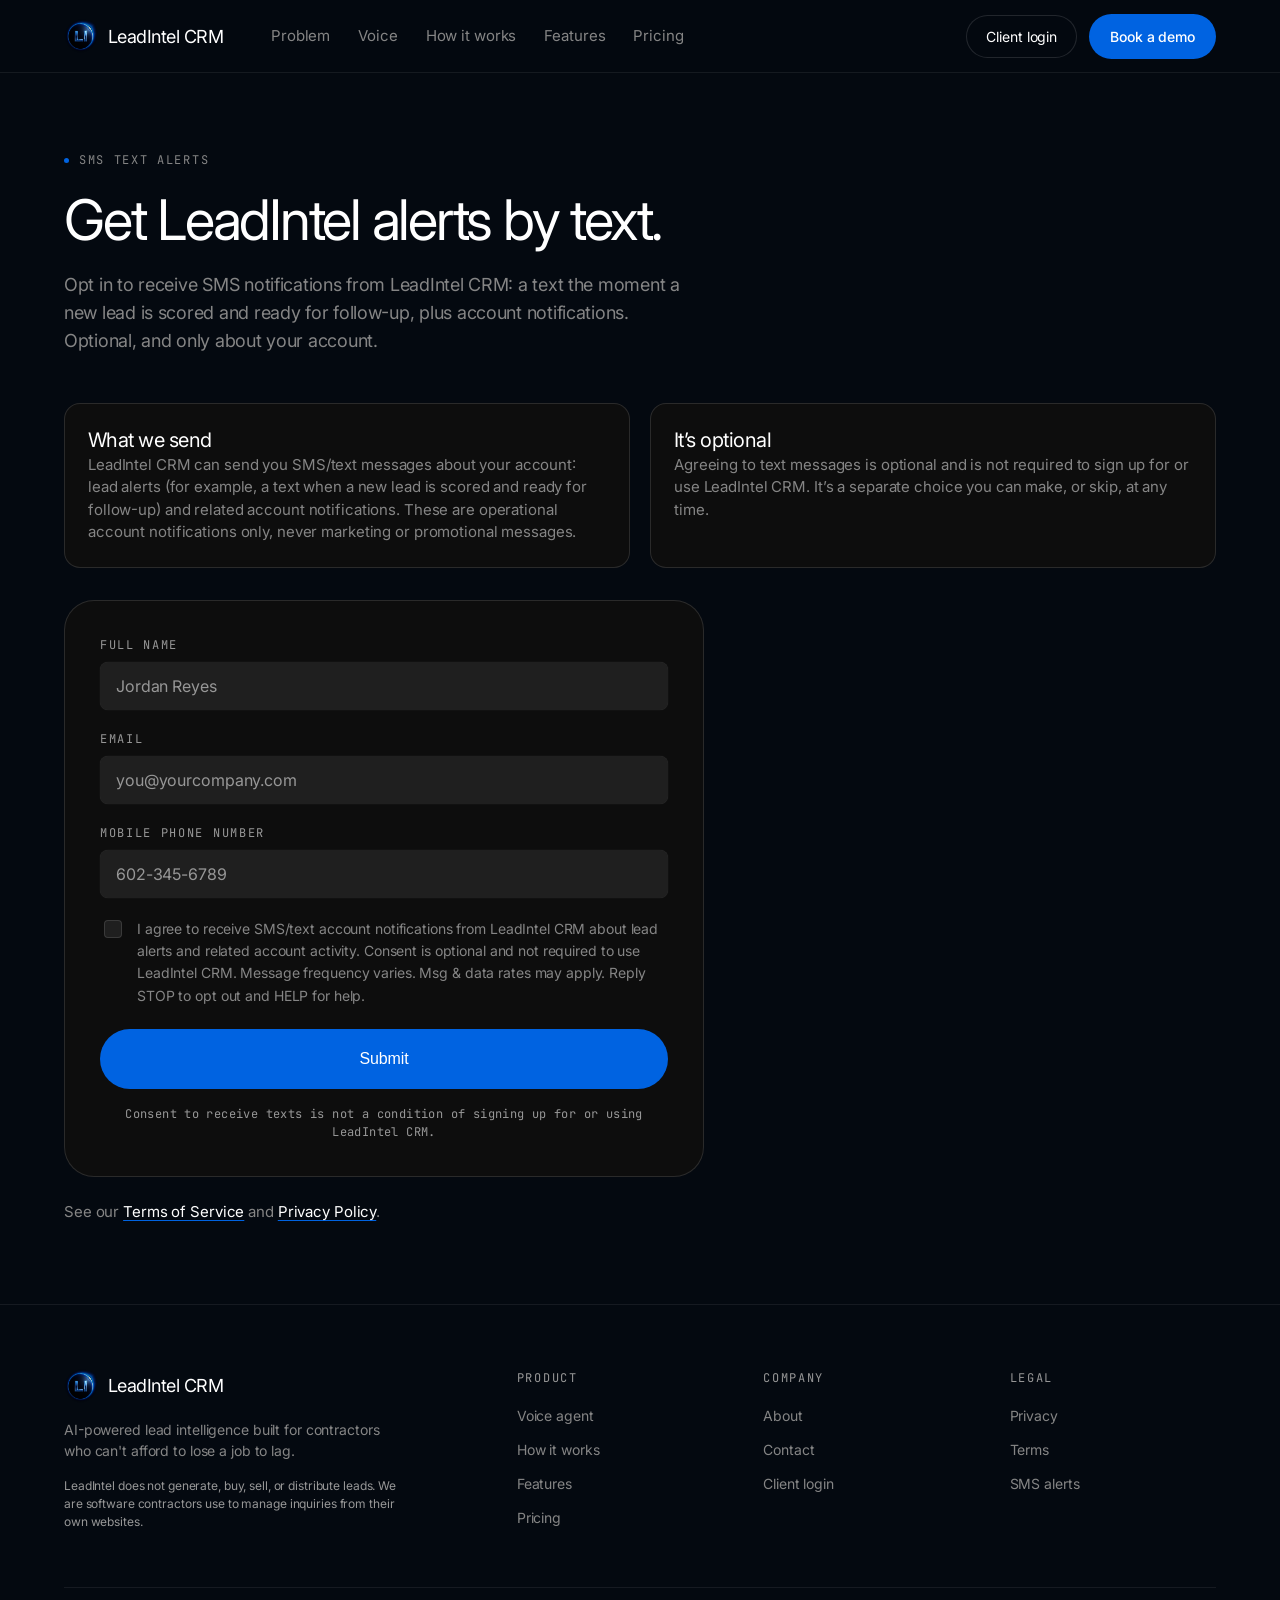
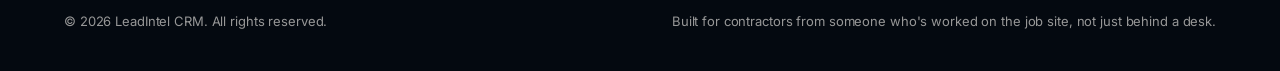
<file: sms-optin.html>
<!doctype html>
<html lang="en">
<head>
<meta charset="utf-8">
<meta name="viewport" content="width=device-width, initial-scale=1">
<title>SMS Text Alerts Opt-In | LeadIntel CRM</title>
<meta name="description" content="Opt in to receive SMS account notifications and lead alerts from LeadIntel CRM.">
<meta name="theme-color" content="#040910">
<link rel="icon" href="/favicon.ico" sizes="32x32">
<link rel="icon" type="image/png" sizes="32x32" href="/assets/favicon-32.png">
<link rel="icon" type="image/png" sizes="16x16" href="/assets/favicon-16.png">
<link rel="apple-touch-icon" sizes="180x180" href="/assets/apple-touch-icon.png">
<link rel="preconnect" href="https://fonts.googleapis.com">
<link rel="preconnect" href="https://fonts.gstatic.com" crossorigin>
<link rel="stylesheet" href="https://fonts.googleapis.com/css2?family=Inter:wght@400;500&family=JetBrains+Mono:wght@400;500&display=swap">
<link rel="stylesheet" href="assets/styles.css">
</head>
<body>

<a class="sr-only" href="#main">Skip to content</a>

<header class="site-header">
  <div class="wrap header-inner">
    <a class="logo" href="index.html" aria-label="LeadIntel CRM home">
      <img class="logo-mark" src="assets/logo-mark-128.png" width="34" height="34" alt="" aria-hidden="true" decoding="async">
      <span class="logo-word">LeadIntel CRM</span>
    </a>
    <nav class="nav" aria-label="Primary">
      <a href="index.html#problem">Problem</a>
      <a href="index.html#voice">Voice</a>
      <a href="index.html#how-it-works">How it works</a>
      <a href="index.html#features">Features</a>
      <a href="pricing.html">Pricing</a>
    </nav>
    <div class="header-actions">
      <a class="link-login" href="login.html">Client login</a>
      <a class="btn btn-primary btn-sm" href="https://calendly.com/juneflows26/custom-demo">Book a demo</a>
      <button class="nav-burger" id="navBurger" type="button" aria-label="Menu" aria-expanded="false" aria-controls="mobileMenu">
        <span></span><span></span><span></span>
      </button>
    </div>
  </div>
  <div class="mobile-menu" id="mobileMenu">
    <a href="index.html#problem">Problem</a>
    <a href="index.html#voice">Voice</a>
    <a href="index.html#how-it-works">How it works</a>
    <a href="index.html#features">Features</a>
    <a href="pricing.html">Pricing</a>
    <a href="about.html">About</a>
    <a href="contact.html">Contact</a>
    <a href="login.html">Client login</a>
    <a class="btn btn-primary" href="https://calendly.com/juneflows26/custom-demo">Book a demo</a>
  </div>
</header>

<main id="main">

  <section class="page-hero">
    <div class="wrap">
      <p class="eyebrow"><span class="dot"></span>SMS text alerts</p>
      <h1 class="h-lg">Get LeadIntel alerts by text.</h1>
      <p class="lede">Opt in to receive SMS notifications from LeadIntel CRM: a text the moment a new lead is scored and ready for follow-up, plus account notifications. Optional, and only about your account.</p>
    </div>
  </section>

  <section style="padding-top:40px;">
    <div class="wrap">
      <div class="card-grid cols-2" style="margin-bottom:32px;">
        <article class="card">
          <h2 class="h-sm">What we send</h2>
          <p>LeadIntel CRM can send you SMS/text messages about your account: lead alerts (for example, a text when a new lead is scored and ready for follow-up) and related account notifications. These are operational account notifications only, never marketing or promotional messages.</p>
        </article>
        <article class="card">
          <h2 class="h-sm">It&rsquo;s optional</h2>
          <p>Agreeing to text messages is optional and is not required to sign up for or use LeadIntel CRM. It&rsquo;s a separate choice you can make, or skip, at any time.</p>
        </article>
      </div>

      <div class="form-card wide" id="optinFormState">
        <form id="optinForm" novalidate>
          <div class="field">
            <label for="o-name">Full name</label>
            <input type="text" id="o-name" name="name" autocomplete="name" required placeholder="Jordan Reyes">
          </div>
          <div class="field">
            <label for="o-email">Email</label>
            <input type="email" id="o-email" name="email" autocomplete="email" required placeholder="you@yourcompany.com">
          </div>
          <div class="field">
            <label for="o-phone">Mobile phone number</label>
            <input type="tel" id="o-phone" name="phone" autocomplete="tel" required placeholder="602-345-6789">
          </div>
          <label class="consent">
            <input type="checkbox" id="o-consent">
            <span>I agree to receive SMS/text account notifications from LeadIntel CRM about lead alerts and related account activity. Consent is optional and not required to use LeadIntel CRM. Message frequency varies. Msg &amp; data rates may apply. Reply STOP to opt out and HELP for help.</span>
          </label>
          <button type="submit" class="btn btn-primary" id="optinSubmitBtn">Submit</button>
          <p class="form-note">Consent to receive texts is not a condition of signing up for or using LeadIntel CRM.</p>
        </form>
      </div>

      <div class="form-success" id="optinSuccess" tabindex="-1" hidden>
        <span class="tick" aria-hidden="true"><svg width="20" height="20" viewBox="0 0 24 24" fill="none" stroke="#ffffff" stroke-width="2.4"><path d="M20 6L9 17l-5-5"/></svg></span>
        <h2 class="h-sm">You&rsquo;re all set.</h2>
        <p id="optinSuccessMsg">Thanks. We&rsquo;ve recorded your submission. Reply STOP to any message to opt out, or HELP for help.</p>
      </div>

      <p class="below-form">See our <a href="terms.html">Terms of Service</a> and <a href="privacy.html">Privacy Policy</a>.</p>
    </div>
  </section>

</main>

<footer class="site-footer">
  <div class="wrap">
    <div class="footer-grid">
      <div class="footer-brand">
        <a class="logo" href="index.html" aria-label="LeadIntel CRM home">
          <img class="logo-mark" src="assets/logo-mark-128.png" width="34" height="34" alt="" aria-hidden="true" decoding="async">
          <span class="logo-word">LeadIntel CRM</span>
        </a>
        <p>AI-powered lead intelligence built for contractors who can't afford to lose a job to lag.</p>
        <p class="disclaimer">LeadIntel does not generate, buy, sell, or distribute leads. We are software contractors use to manage inquiries from their own websites.</p>
      </div>
      <div class="footer-col">
        <h4>Product</h4>
        <ul>
          <li><a href="index.html#voice">Voice agent</a></li>
          <li><a href="index.html#how-it-works">How it works</a></li>
          <li><a href="index.html#features">Features</a></li>
          <li><a href="pricing.html">Pricing</a></li>
        </ul>
      </div>
      <div class="footer-col">
        <h4>Company</h4>
        <ul>
          <li><a href="about.html">About</a></li>
          <li><a href="contact.html">Contact</a></li>
          <li><a href="login.html">Client login</a></li>
        </ul>
      </div>
      <div class="footer-col">
        <h4>Legal</h4>
        <ul>
          <li><a href="privacy.html">Privacy</a></li>
          <li><a href="terms.html">Terms</a></li>
          <li><a href="sms-optin.html">SMS alerts</a></li>
        </ul>
      </div>
    </div>
    <div class="footer-base">
      <span>&copy; 2026 LeadIntel CRM. All rights reserved.</span>
      <span>Built for contractors from someone who's worked on the job site, not just behind a desk.</span>
    </div>
  </div>
</footer>

<script src="assets/site.js"></script>
<script>
(function () {
  'use strict';
  var CONSENT_WEBHOOK_URL = 'https://hook.us2.make.com/k211htai8n4rf3tojwjpipydge8lwtwc';

  var form = document.getElementById('optinForm');
  var formState = document.getElementById('optinFormState');
  var successState = document.getElementById('optinSuccess');
  var successMsg = document.getElementById('optinSuccessMsg');
  var submitBtn = document.getElementById('optinSubmitBtn');

  form.addEventListener('submit', function (e) {
    e.preventDefault();
    if (!form.reportValidity()) return;

    var consented = document.getElementById('o-consent').checked;
    var payload = {
      name: document.getElementById('o-name').value.trim(),
      email: document.getElementById('o-email').value.trim(),
      phone: document.getElementById('o-phone').value.trim(),
      sms_consent: consented ? 'yes' : 'no',
      consent_text: consented
        ? 'I agree to receive SMS/text account notifications from LeadIntel CRM about lead alerts and related account activity. Consent is optional and not required to use LeadIntel CRM. Message frequency varies. Msg & data rates may apply. Reply STOP to opt out and HELP for help.'
        : '',
      consent_timestamp: new Date().toISOString(),
      source: 'sms-optin-page'
    };

    var showSuccess = function () {
      formState.hidden = true;
      successState.hidden = false;
      successState.focus();
      successMsg.textContent = consented
        ? "Thanks. You're opted in to LeadIntel CRM text alerts. Message frequency may vary and message/data rates may apply. Reply STOP to any message to opt out, or HELP for help."
        : "Thanks. We've saved your details. You have not opted in to text messages, so we won't send you any.";
    };

    if (!CONSENT_WEBHOOK_URL) { showSuccess(); return; }

    submitBtn.disabled = true;
    submitBtn.textContent = 'Sending\u2026';
    fetch(CONSENT_WEBHOOK_URL, {
      method: 'POST',
      headers: { 'Content-Type': 'application/json' },
      body: JSON.stringify(payload)
    })
      .then(function (res) {
        if (!res.ok) throw new Error('Request failed');
        showSuccess();
      })
      .catch(function () {
        submitBtn.textContent = 'Something went wrong \u2014 try again';
      })
      .finally(function () {
        submitBtn.disabled = false;
        if (!successState.hidden) submitBtn.textContent = 'Submit';
      });
  });
})();
</script>

</body>
</html>
</file>
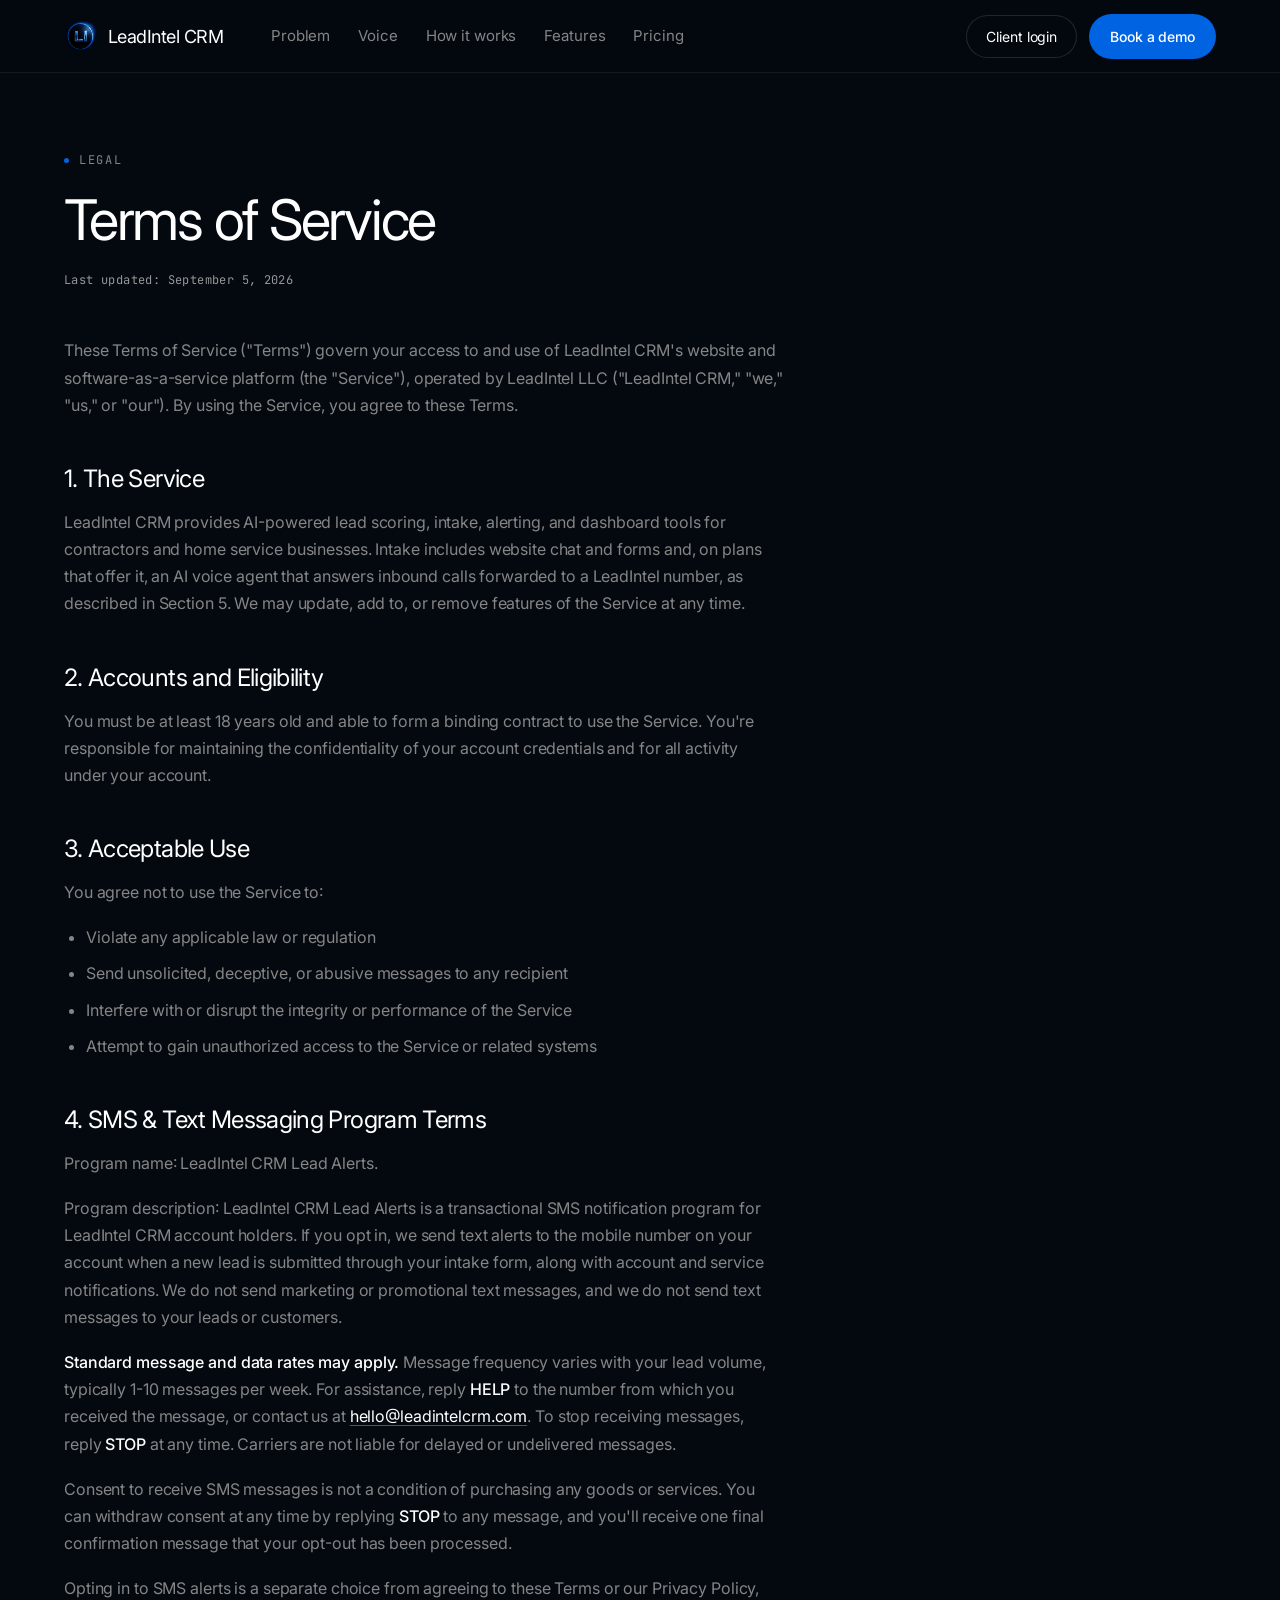
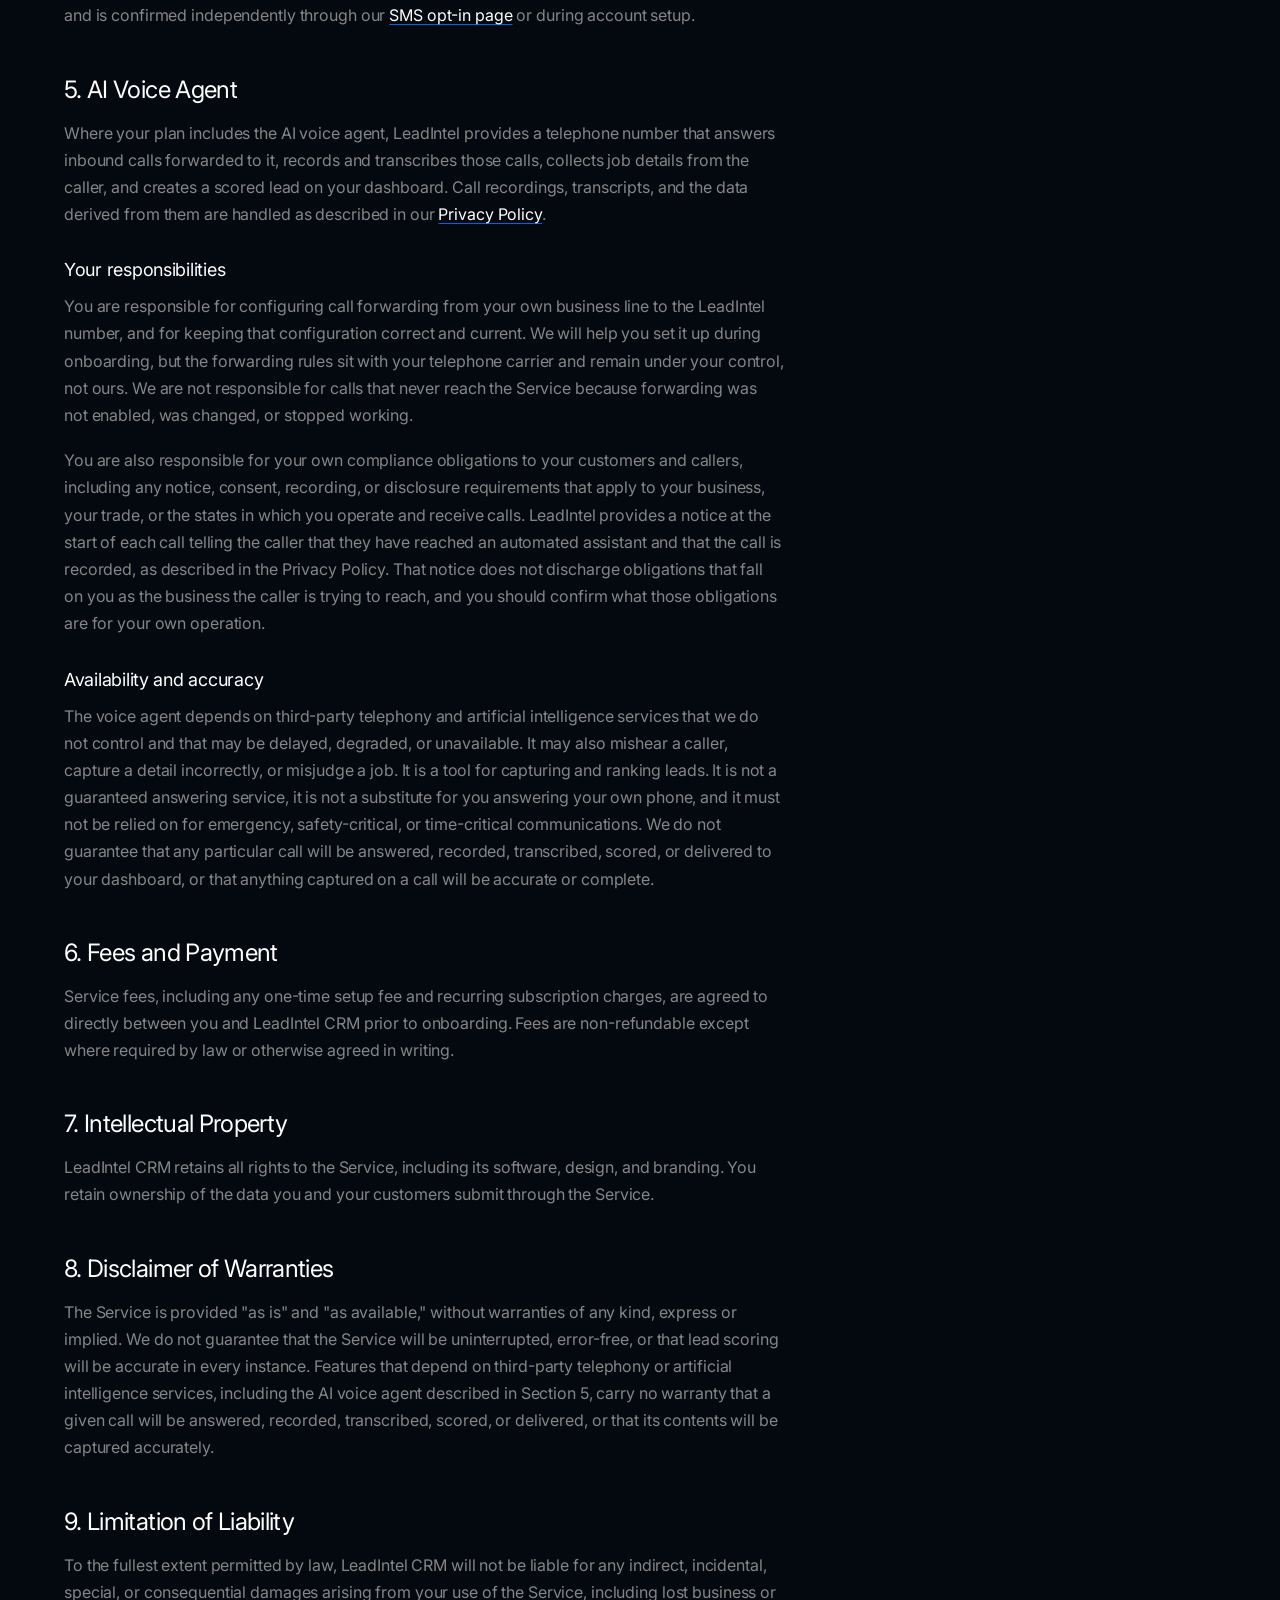
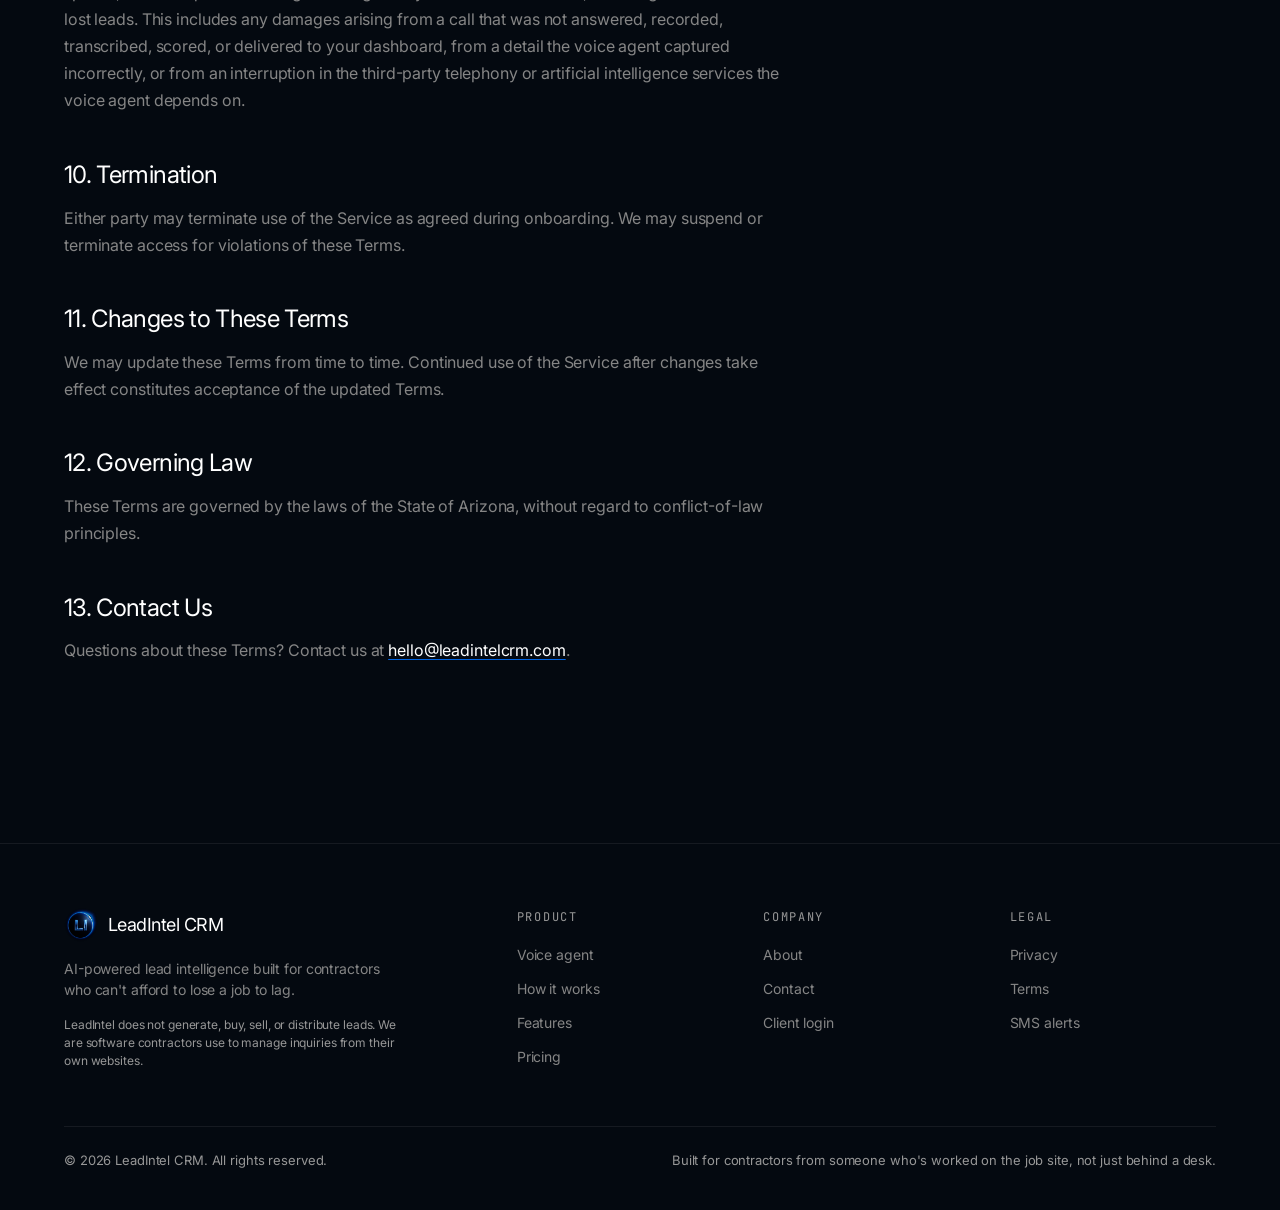
<file: terms.html>
<!doctype html>
<html lang="en">
<head>
<meta charset="utf-8">
<meta name="viewport" content="width=device-width, initial-scale=1">
<title>Terms of Service &mdash; LeadIntel CRM</title>
<meta name="description" content="The terms governing use of the LeadIntel CRM website and platform.">
<meta name="theme-color" content="#040910">
<link rel="icon" href="/favicon.ico" sizes="32x32">
<link rel="icon" type="image/png" sizes="32x32" href="/assets/favicon-32.png">
<link rel="icon" type="image/png" sizes="16x16" href="/assets/favicon-16.png">
<link rel="apple-touch-icon" sizes="180x180" href="/assets/apple-touch-icon.png">
<link rel="preconnect" href="https://fonts.googleapis.com">
<link rel="preconnect" href="https://fonts.gstatic.com" crossorigin>
<link rel="stylesheet" href="https://fonts.googleapis.com/css2?family=Inter:wght@400;500&family=JetBrains+Mono:wght@400;500&display=swap">
<link rel="stylesheet" href="assets/styles.css">
</head>
<body>

<a class="sr-only" href="#main">Skip to content</a>

<header class="site-header">
  <div class="wrap header-inner">
    <a class="logo" href="index.html" aria-label="LeadIntel CRM home">
      <img class="logo-mark" src="assets/logo-mark-128.png" width="34" height="34" alt="" aria-hidden="true" decoding="async">
      <span class="logo-word">LeadIntel CRM</span>
    </a>
    <nav class="nav" aria-label="Primary">
      <a href="index.html#problem">Problem</a>
      <a href="index.html#voice">Voice</a>
      <a href="index.html#how-it-works">How it works</a>
      <a href="index.html#features">Features</a>
      <a href="pricing.html">Pricing</a>
    </nav>
    <div class="header-actions">
      <a class="link-login" href="login.html">Client login</a>
      <a class="btn btn-primary btn-sm" href="https://calendly.com/juneflows26/custom-demo">Book a demo</a>
      <button class="nav-burger" id="navBurger" type="button" aria-label="Menu" aria-expanded="false" aria-controls="mobileMenu">
        <span></span><span></span><span></span>
      </button>
    </div>
  </div>
  <div class="mobile-menu" id="mobileMenu">
    <a href="index.html#problem">Problem</a>
    <a href="index.html#voice">Voice</a>
    <a href="index.html#how-it-works">How it works</a>
    <a href="index.html#features">Features</a>
    <a href="pricing.html">Pricing</a>
    <a href="about.html">About</a>
    <a href="contact.html">Contact</a>
    <a href="login.html">Client login</a>
    <a class="btn btn-primary" href="https://calendly.com/juneflows26/custom-demo">Book a demo</a>
  </div>
</header>

<main id="main">

  <section class="page-hero">
    <div class="wrap">
      <p class="eyebrow"><span class="dot"></span>Legal</p>
      <h1 class="h-lg">Terms of Service</h1>
      <p class="doc-updated">Last updated: September 5, 2026</p>
    </div>
  </section>

  <section style="padding-top:40px;">
    <div class="wrap">
      <div class="doc">
<p>These Terms of Service ("Terms") govern your access to and use of LeadIntel CRM's website and software-as-a-service platform (the "Service"), operated by LeadIntel LLC ("LeadIntel CRM," "we," "us," or "our"). By using the Service, you agree to these Terms.</p>

    <h2>1. The Service</h2>
    <p>LeadIntel CRM provides AI-powered lead scoring, intake, alerting, and dashboard tools for contractors and home service businesses. Intake includes website chat and forms and, on plans that offer it, an AI voice agent that answers inbound calls forwarded to a LeadIntel number, as described in Section 5. We may update, add to, or remove features of the Service at any time.</p>

    <h2>2. Accounts and Eligibility</h2>
    <p>You must be at least 18 years old and able to form a binding contract to use the Service. You're responsible for maintaining the confidentiality of your account credentials and for all activity under your account.</p>

    <h2>3. Acceptable Use</h2>
    <p>You agree not to use the Service to:</p>
    <ul>
      <li>Violate any applicable law or regulation</li>
      <li>Send unsolicited, deceptive, or abusive messages to any recipient</li>
      <li>Interfere with or disrupt the integrity or performance of the Service</li>
      <li>Attempt to gain unauthorized access to the Service or related systems</li>
    </ul>

    <h2>4. SMS &amp; Text Messaging Program Terms</h2>
    <p>Program name: LeadIntel CRM Lead Alerts.</p>
    <p>Program description: LeadIntel CRM Lead Alerts is a transactional SMS notification program for LeadIntel CRM account holders. If you opt in, we send text alerts to the mobile number on your account when a new lead is submitted through your intake form, along with account and service notifications. We do not send marketing or promotional text messages, and we do not send text messages to your leads or customers.</p>

    <div class="sms-box">
      <p><strong>Standard message and data rates may apply.</strong> Message frequency varies with your lead volume, typically 1-10 messages per week. For assistance, reply <strong>HELP</strong> to the number from which you received the message, or contact us at <a href="mailto:hello@leadintelcrm.com">hello@leadintelcrm.com</a>. To stop receiving messages, reply <strong>STOP</strong> at any time. Carriers are not liable for delayed or undelivered messages.</p>
    </div>

    <p>Consent to receive SMS messages is not a condition of purchasing any goods or services. You can withdraw consent at any time by replying <strong>STOP</strong> to any message, and you'll receive one final confirmation message that your opt-out has been processed.</p>
    <p>Opting in to SMS alerts is a separate choice from agreeing to these Terms or our Privacy Policy, and is confirmed independently through our <a href="sms-optin.html">SMS opt-in page</a> or during account setup.</p>

<!-- LEGAL REVIEW NEEDED: voice recording — contractor responsibilities, availability, accuracy -->
    <h2>5. AI Voice Agent</h2>
    <p>Where your plan includes the AI voice agent, LeadIntel provides a telephone number that answers inbound calls forwarded to it, records and transcribes those calls, collects job details from the caller, and creates a scored lead on your dashboard. Call recordings, transcripts, and the data derived from them are handled as described in our <a href="privacy.html">Privacy Policy</a>.</p>

    <h3>Your responsibilities</h3>
    <p>You are responsible for configuring call forwarding from your own business line to the LeadIntel number, and for keeping that configuration correct and current. We will help you set it up during onboarding, but the forwarding rules sit with your telephone carrier and remain under your control, not ours. We are not responsible for calls that never reach the Service because forwarding was not enabled, was changed, or stopped working.</p>
    <p>You are also responsible for your own compliance obligations to your customers and callers, including any notice, consent, recording, or disclosure requirements that apply to your business, your trade, or the states in which you operate and receive calls. LeadIntel provides a notice at the start of each call telling the caller that they have reached an automated assistant and that the call is recorded, as described in the Privacy Policy. That notice does not discharge obligations that fall on you as the business the caller is trying to reach, and you should confirm what those obligations are for your own operation.</p>

    <h3>Availability and accuracy</h3>
    <p>The voice agent depends on third-party telephony and artificial intelligence services that we do not control and that may be delayed, degraded, or unavailable. It may also mishear a caller, capture a detail incorrectly, or misjudge a job. It is a tool for capturing and ranking leads. It is not a guaranteed answering service, it is not a substitute for you answering your own phone, and it must not be relied on for emergency, safety-critical, or time-critical communications. We do not guarantee that any particular call will be answered, recorded, transcribed, scored, or delivered to your dashboard, or that anything captured on a call will be accurate or complete.</p>
<!-- /LEGAL REVIEW NEEDED -->

    <h2>6. Fees and Payment</h2>
    <p>Service fees, including any one-time setup fee and recurring subscription charges, are agreed to directly between you and LeadIntel CRM prior to onboarding. Fees are non-refundable except where required by law or otherwise agreed in writing.</p>

    <h2>7. Intellectual Property</h2>
    <p>LeadIntel CRM retains all rights to the Service, including its software, design, and branding. You retain ownership of the data you and your customers submit through the Service.</p>

    <h2>8. Disclaimer of Warranties</h2>
    <p>The Service is provided "as is" and "as available," without warranties of any kind, express or implied. We do not guarantee that the Service will be uninterrupted, error-free, or that lead scoring will be accurate in every instance.<!-- LEGAL REVIEW NEEDED: voice recording — warranty disclaimer --> Features that depend on third-party telephony or artificial intelligence services, including the AI voice agent described in Section 5, carry no warranty that a given call will be answered, recorded, transcribed, scored, or delivered, or that its contents will be captured accurately.<!-- /LEGAL REVIEW NEEDED --></p>

    <h2>9. Limitation of Liability</h2>
    <p>To the fullest extent permitted by law, LeadIntel CRM will not be liable for any indirect, incidental, special, or consequential damages arising from your use of the Service, including lost business or lost leads.<!-- LEGAL REVIEW NEEDED: voice recording — limitation of liability --> This includes any damages arising from a call that was not answered, recorded, transcribed, scored, or delivered to your dashboard, from a detail the voice agent captured incorrectly, or from an interruption in the third-party telephony or artificial intelligence services the voice agent depends on.<!-- /LEGAL REVIEW NEEDED --></p>

    <h2>10. Termination</h2>
    <p>Either party may terminate use of the Service as agreed during onboarding. We may suspend or terminate access for violations of these Terms.</p>

    <h2>11. Changes to These Terms</h2>
    <p>We may update these Terms from time to time. Continued use of the Service after changes take effect constitutes acceptance of the updated Terms.</p>

    <h2>12. Governing Law</h2>
    <p>These Terms are governed by the laws of the State of Arizona, without regard to conflict-of-law principles.</p>

    <h2>13. Contact Us</h2>
    <p>Questions about these Terms? Contact us at <a href="mailto:hello@leadintelcrm.com">hello@leadintelcrm.com</a>.</p>
      </div>
    </div>
  </section>

</main>

<footer class="site-footer">
  <div class="wrap">
    <div class="footer-grid">
      <div class="footer-brand">
        <a class="logo" href="index.html" aria-label="LeadIntel CRM home">
          <img class="logo-mark" src="assets/logo-mark-128.png" width="34" height="34" alt="" aria-hidden="true" decoding="async">
          <span class="logo-word">LeadIntel CRM</span>
        </a>
        <p>AI-powered lead intelligence built for contractors who can't afford to lose a job to lag.</p>
        <p class="disclaimer">LeadIntel does not generate, buy, sell, or distribute leads. We are software contractors use to manage inquiries from their own websites.</p>
      </div>
      <div class="footer-col">
        <h4>Product</h4>
        <ul>
          <li><a href="index.html#voice">Voice agent</a></li>
          <li><a href="index.html#how-it-works">How it works</a></li>
          <li><a href="index.html#features">Features</a></li>
          <li><a href="pricing.html">Pricing</a></li>
        </ul>
      </div>
      <div class="footer-col">
        <h4>Company</h4>
        <ul>
          <li><a href="about.html">About</a></li>
          <li><a href="contact.html">Contact</a></li>
          <li><a href="login.html">Client login</a></li>
        </ul>
      </div>
      <div class="footer-col">
        <h4>Legal</h4>
        <ul>
          <li><a href="privacy.html">Privacy</a></li>
          <li><a href="terms.html">Terms</a></li>
          <li><a href="sms-optin.html">SMS alerts</a></li>
        </ul>
      </div>
    </div>
    <div class="footer-base">
      <span>&copy; 2026 LeadIntel CRM. All rights reserved.</span>
      <span>Built for contractors from someone who's worked on the job site, not just behind a desk.</span>
    </div>
  </div>
</footer>

<script src="assets/site.js"></script>
<!-- Tidio chat widget -->
<script src="//code.tidio.co/opsn03cw9tkrzokscy7fgiyd3vhnk13o.js" async></script>
</body>
</html>
</file>
<file: assets/styles.css>
/* LeadIntel — mission control in a darkroom. Tokens per DESIGN.md */

:root {
  --signal-blue: #0063e1;
  --obsidian: #040910;
  --carbon: #0d0d0d;
  --graphite: #0d0d0d;
  --iron: #1f1f1f;
  --steel: #2b2c2e;
  --ash: #858585;
  --fog: #8c8c8c;
  --smoke: #979797;
  --paper: #ffffff;

  /* lead-priority pills */
  --priority-hot: #ff0000;
  --priority-warm: #ffa53d;
  --priority-cold: #5aa9f0;

  --edge: rgba(255, 255, 255, 0.12);
  --edge-soft: rgba(255, 255, 255, 0.07);
  --inset: inset 0 0 0 1px var(--edge);
  --shadow-subtle-2: rgba(255, 255, 255, 0.2) 0 0 1px 0;
  --edge-strong: rgba(255, 255, 255, 0.2);
  --signal-blue-hover: #005ccf;  /* white text 6.12:1 */
  --signal-blue-press: #0056c4;  /* white text 6.71:1 */

  --font-sans: "Inter", system-ui, -apple-system, sans-serif;
  --font-mono: "JetBrains Mono", ui-monospace, monospace;

  --r-nav: 2px;
  --r-input: 8px;
  --r-card: 16px;
  --r-image: 24px;
  --r-large: 30px;
  --r-pill: 59px;

  --page: 1200px;
  --section-gap: 80px;
}

*, *::before, *::after { box-sizing: border-box; }

html { scroll-behavior: smooth; }

body {
  margin: 0;
  background: var(--obsidian);
  color: var(--paper);
  font-family: var(--font-sans);
  font-size: 16px;
  line-height: 1.5;
  letter-spacing: -0.007em;
  -webkit-font-smoothing: antialiased;
  font-feature-settings: "case";
}

a { color: inherit; text-decoration: none; }
:focus-visible { outline: 2px solid var(--signal-blue); outline-offset: 2px; }
img, svg { display: block; max-width: 100%; }

.wrap {
  width: 100%;
  max-width: var(--page);
  margin: 0 auto;
  padding: 0 24px;
}

.sr-only {
  position: absolute; width: 1px; height: 1px;
  padding: 0; margin: -1px; overflow: hidden;
  clip: rect(0 0 0 0); white-space: nowrap; border: 0;
}

a.sr-only:focus-visible {
  position: fixed; top: 12px; left: 12px; z-index: 100;
  width: auto; height: auto; margin: 0;
  padding: 12px 20px; overflow: visible; clip: auto;
  background: var(--iron); color: var(--paper);
  border-radius: var(--r-pill);
  box-shadow: var(--inset);
  font-size: 14px;
}

/* — type — */

h1, h2, h3, h4 { font-weight: 400; margin: 0; color: var(--paper); }

.display {
  font-size: clamp(44px, 7.4vw, 86px);
  line-height: 1.0;
  letter-spacing: -0.064em;
}

.h-lg {
  font-size: clamp(32px, 4.6vw, 56px);
  line-height: 1.25;
  letter-spacing: -0.04em;
}

.h-md { font-size: 24px; line-height: 1.33; letter-spacing: -0.027em; }
.h-sm { font-size: 20px; line-height: 1.33; letter-spacing: -0.027em; }

.lede {
  font-size: 18px;
  line-height: 1.55;
  letter-spacing: -0.015em;
  color: var(--ash);
  margin: 0;
}

.body-muted { color: var(--ash); margin: 0; }

.eyebrow {
  font-family: var(--font-mono);
  font-size: 12px;
  line-height: 1.2;
  letter-spacing: 0.14em;
  text-transform: uppercase;
  color: var(--ash);
  margin: 0;
}

.eyebrow .dot {
  display: inline-block;
  width: 5px; height: 5px;
  border-radius: 50%;
  background: var(--signal-blue);
  margin-right: 10px;
  vertical-align: middle;
}

.mono { font-family: var(--font-mono); letter-spacing: 0.033em; }

/* — buttons — */

.btn {
  display: inline-flex;
  align-items: center;
  justify-content: center;
  border-radius: var(--r-pill);
  font-size: 16px;
  font-weight: 500;
  letter-spacing: -0.007em;
  padding: 20px 32px;
  border: 1px solid transparent;
  cursor: pointer;
  position: relative;
  overflow: hidden;
  transition: background-color .2s ease, border-color .2s ease,
              transform .25s cubic-bezier(0.34, 1.4, 0.44, 1);
  white-space: nowrap;
}

.btn-primary { background: var(--signal-blue); color: var(--paper); }
.btn-primary:hover { background: var(--signal-blue-hover); }
.btn-primary:active { background: var(--signal-blue-press); }

.btn-ghost { background: transparent; color: var(--paper); border-color: var(--edge); }
.btn-ghost:hover { background: var(--steel); border-color: var(--edge-strong); }
.btn-ghost:active { background: var(--iron); }

.btn-sm { padding: 11px 20px; font-size: 14px; }

.btn:disabled { opacity: .5; cursor: default; }

/* — header — */

.site-header {
  position: sticky;
  top: 0;
  z-index: 50;
  background: rgba(4, 9, 16, .82);
  backdrop-filter: blur(12px);
  border-bottom: 1px solid var(--edge-soft);
}

.header-inner {
  display: flex;
  align-items: center;
  gap: 40px;
  height: 72px;
}

.logo { display: flex; align-items: center; gap: 10px; }
.logo-mark { width: 34px; height: 34px; flex: none; }
.logo-word { font-size: 18px; letter-spacing: -0.03em; color: var(--paper); }

.nav { display: flex; align-items: center; gap: 28px; margin-left: 8px; }
.nav a { font-size: 15px; color: var(--ash); transition: color .15s ease; }
.nav a:hover { color: var(--paper); }

.header-actions { display: flex; align-items: center; gap: 12px; margin-left: auto; }
.header-actions .link-login {
  font-size: 14px;
  color: var(--paper);
  border-radius: var(--r-pill);
  box-shadow: var(--inset);
  padding: 11px 20px;
  position: relative;
  overflow: hidden;
  white-space: nowrap;
  transition: background-color .2s ease,
              transform .25s cubic-bezier(0.34, 1.4, 0.44, 1);
}
.header-actions .link-login:hover { background: var(--steel); transform: scale(1.04); }

/* — sections — */

section { padding: var(--section-gap) 0; }
.section-head { max-width: 780px; margin-bottom: 48px; }
.section-head .lede { max-width: 660px; }
.section-head .h-lg { margin: 18px 0 16px; }

/* — hero — */

.hero { padding-top: 72px; padding-bottom: 72px; }

.hero-grid {
  display: grid;
  grid-template-columns: minmax(0, 1fr) minmax(0, 1fr);
  gap: 60px;
  align-items: center;
}

.hero-copy .display { margin: 22px 0 24px; }
.hero-copy .lede { max-width: 520px; }

.hero-actions { display: flex; gap: 12px; margin: 36px 0 20px; flex-wrap: wrap; }

.hero-note {
  font-family: var(--font-mono);
  font-size: 12px;
  letter-spacing: 0.033em;
  color: var(--smoke);
  margin: 0;
}

/* — live queue panel — */

.panel {
  background: var(--carbon);
  border-radius: var(--r-card);
  box-shadow: var(--inset);
  padding: 24px;
}

.panel-head {
  display: flex;
  align-items: center;
  justify-content: space-between;
  gap: 16px;
  padding-bottom: 18px;
  margin-bottom: 18px;
  border-bottom: 1px solid var(--edge-soft);
}

.streaming { display: inline-flex; align-items: center; gap: 8px; font-family: var(--font-mono); font-size: 12px; letter-spacing: 0.033em; color: var(--paper); }
.streaming::before {
  content: ""; width: 6px; height: 6px; border-radius: 50%;
  background: var(--signal-blue);
  animation: pulse 1.8s ease-in-out infinite;
}
@keyframes pulse { 0%, 100% { opacity: 1; } 50% { opacity: .25; } }

.queue { display: flex; flex-direction: column; gap: 10px; }

.lead {
  display: flex;
  align-items: center;
  gap: 14px;
  background: var(--graphite);
  border-radius: 12px;
  box-shadow: var(--inset);
  padding: 14px 16px;
}

.lead-avatar {
  width: 38px; height: 38px; flex: none;
  border-radius: 10px;
  background: var(--iron);
  display: grid; place-items: center;
  font-family: var(--font-mono);
  font-size: 13px;
  letter-spacing: 0.033em;
  color: var(--smoke);
}

.lead-body { min-width: 0; flex: 1; }
.lead-title { font-size: 15px; letter-spacing: -0.007em; color: var(--paper); }
.lead-meta {
  font-family: var(--font-mono);
  font-size: 12px;
  letter-spacing: 0.033em;
  color: var(--ash);
  margin-top: 4px;
}

.pill {
  font-family: var(--font-mono);
  font-size: 12px;
  letter-spacing: 0.033em;
  border-radius: var(--r-pill);
  padding: 6px 14px;
  white-space: nowrap;
  flex: none;
}
/* Priority by hue. Text is obsidian, not paper: at 12px white fails WCAG AA
   on all three (4.00 / 1.96 / 2.51); obsidian passes (4.99 / 10.18 / 7.96). */
.pill-hot { background: var(--priority-hot); color: var(--obsidian); }
.pill-warm { background: var(--priority-warm); color: var(--obsidian); }
.pill-cold { background: var(--priority-cold); color: var(--obsidian); }
.pill-scoring { background: var(--iron); color: var(--smoke); }

.panel-foot {
  display: flex;
  align-items: center;
  justify-content: space-between;
  gap: 16px;
  margin-top: 18px;
  padding-top: 18px;
  border-top: 1px solid var(--edge-soft);
  font-family: var(--font-mono);
  font-size: 12px;
  letter-spacing: 0.033em;
  color: var(--ash);
}
.panel-foot strong { color: var(--paper); font-weight: 400; }

/* — stats — */

.stats {
  display: grid;
  grid-template-columns: repeat(4, minmax(0, 1fr));
  gap: 20px;
}

.stat {
  background: var(--graphite);
  border-radius: var(--r-card);
  box-shadow: var(--inset);
  padding: 24px;
}
.stat-value { font-size: 32px; line-height: 1.1; letter-spacing: -0.04em; color: var(--paper); }
.stat-label { font-family: var(--font-mono); font-size: 12px; letter-spacing: 0.033em; color: var(--ash); margin-top: 10px; }

/* — problem stages — */

/* A scenario is one 4-stage story. #problem runs two of them back to back,
   so the stage grid is scoped per scenario: .stage:first-child below picks
   out stage 01 of each story, not just the first on the page. */
.scenario + .scenario { margin-top: 56px; }
.scenario-head {
  display: flex;
  align-items: baseline;
  gap: 18px;
  flex-wrap: wrap;
  margin-bottom: 24px;
}

.stages { display: grid; grid-template-columns: repeat(4, minmax(0, 1fr)); gap: 20px; }

.stage {
  background: var(--graphite);
  border-radius: var(--r-card);
  box-shadow: var(--inset);
  padding: 24px;
  display: flex;
  flex-direction: column;
  gap: 14px;
  min-height: 236px;
}
.stage-num { font-family: var(--font-mono); font-size: 12px; letter-spacing: 0.14em; color: var(--smoke); }
.stage p { margin: 0; color: var(--ash); font-size: 15px; }
.stage-state { margin-top: auto; font-family: var(--font-mono); font-size: 12px; letter-spacing: 0.033em; color: var(--ash); }
.stage-state .dot { display: inline-block; width: 5px; height: 5px; border-radius: 50%; background: var(--smoke); margin-right: 8px; vertical-align: middle; }
.stage:first-child .stage-state .dot { background: var(--signal-blue); }
.stage:first-child .stage-state { color: var(--paper); }

/* — two-column section body (copy beside a product panel) — */

.split {
  display: grid;
  grid-template-columns: minmax(0, 1fr) minmax(0, 1fr);
  gap: 60px;
  align-items: start;
}

.pullquote {
  margin: 40px 0 0;
  padding: 40px;
  background: var(--carbon);
  border-radius: var(--r-large);
  box-shadow: var(--inset);
  text-align: center;
}
.pullquote p { margin: 0; }
.pullquote .h-md { letter-spacing: -0.027em; }
.pullquote .sub { color: var(--ash); margin-top: 12px; font-size: 15px; }

/* — how it works — */

.steps { display: flex; flex-direction: column; gap: 12px; }

.step {
  display: grid;
  grid-template-columns: 64px minmax(0, 1fr) 150px;
  gap: 28px;
  align-items: start;
  background: var(--graphite);
  border-radius: var(--r-card);
  box-shadow: var(--inset);
  padding: 24px;
}
.step-num {
  width: 44px; height: 44px;
  border-radius: 50%;
  box-shadow: var(--inset);
  display: grid; place-items: center;
  font-family: var(--font-mono); font-size: 14px; color: var(--paper);
}
.step h3 { margin-bottom: 8px; }
.step p { margin: 0; color: var(--ash); font-size: 15px; max-width: 620px; }
.step-tag {
  justify-self: end;
  font-family: var(--font-mono); font-size: 12px; letter-spacing: 0.033em;
  color: var(--smoke);
  border-radius: var(--r-pill);
  box-shadow: var(--inset);
  padding: 6px 14px;
  white-space: nowrap;
}

/* — features — */

.features { display: grid; grid-template-columns: repeat(3, minmax(0, 1fr)); gap: 20px; }

.feature {
  background: var(--graphite);
  border-radius: var(--r-card);
  box-shadow: var(--inset);
  padding: 24px;
  display: flex;
  flex-direction: column;
  gap: 12px;
  min-height: 244px;
}
.feature h3 { margin: 0; }
.feature p { margin: 0; color: var(--ash); font-size: 15px; }
.feature .note {
  margin-top: auto;
  font-family: var(--font-mono); font-size: 12px; letter-spacing: 0.033em;
  color: var(--smoke);
}

/* — closing cta — */

.closer {
  background: var(--carbon);
  border-radius: var(--r-large);
  box-shadow: var(--inset);
  padding: 72px 48px;
  text-align: center;
}
.closer .h-lg { margin: 18px auto 20px; max-width: 720px; }
.closer .lede { margin: 0 auto; max-width: 600px; }
.closer .hero-actions { justify-content: center; }
.closer .hero-note { text-align: center; }

/* — footer — */

.site-footer { border-top: 1px solid var(--edge-soft); padding: 64px 0 40px; }

.footer-grid {
  display: grid;
  grid-template-columns: minmax(0, 2fr) repeat(3, minmax(0, 1fr));
  gap: 40px;
}
.footer-brand p { color: var(--ash); font-size: 14px; margin: 16px 0 0; max-width: 340px; }
.footer-brand .disclaimer { color: var(--smoke); font-size: 12px; margin-top: 16px; }

.footer-col h4 { font-family: var(--font-mono); font-size: 12px; letter-spacing: 0.14em; text-transform: uppercase; color: var(--smoke); margin-bottom: 16px; }
.footer-col ul { list-style: none; margin: 0; padding: 0; display: flex; flex-direction: column; gap: 10px; }
.footer-col a { font-size: 14px; color: var(--ash); }
.footer-col a:hover { color: var(--paper); }

.footer-base {
  margin-top: 56px;
  padding-top: 24px;
  border-top: 1px solid var(--edge-soft);
  display: flex;
  justify-content: space-between;
  gap: 24px;
  flex-wrap: wrap;
  font-size: 13px;
  color: var(--smoke);
}

/* — responsive — */

@media (max-width: 980px) {
  .hero-grid { grid-template-columns: minmax(0, 1fr); gap: 44px; }
  .split { grid-template-columns: minmax(0, 1fr); gap: 24px; }
  .stats { grid-template-columns: repeat(2, minmax(0, 1fr)); }
  .stages { grid-template-columns: repeat(2, minmax(0, 1fr)); }
  .features { grid-template-columns: repeat(2, minmax(0, 1fr)); }
  .footer-grid { grid-template-columns: repeat(2, minmax(0, 1fr)); }
  .nav { display: none; }
}

@media (max-width: 640px) {
  :root { --section-gap: 56px; }
  .stats, .stages, .features, .footer-grid { grid-template-columns: minmax(0, 1fr); }
  .step { grid-template-columns: 44px minmax(0, 1fr); gap: 18px; padding: 22px; }
  .step-tag { display: none; }
  .closer { padding: 48px 24px; }
  .pullquote { padding: 28px; }

  .hero-actions .btn, .closer .btn { width: 100%; }

  .eyebrow { letter-spacing: 0.1em; }

  /* stack lead rows so the job name never wraps three deep */
  .lead { flex-wrap: wrap; gap: 10px 12px; }
  .lead-avatar { display: none; }
  .lead-body { flex: 1 1 100%; }
  .lead-meta { margin-top: 6px; }
  .lead .pill { margin-left: auto; }

  /* on a phone the contractor is logging in, not booking a demo */
  .header-actions .btn { display: none; }
}

/* — motion: button sheen, scroll reveals, card lift — */

.btn::after,
.header-actions .link-login::after {
  content: "";
  position: absolute;
  top: 0; bottom: 0; left: -70%;
  width: 45%;
  background: linear-gradient(100deg, transparent, rgba(255, 255, 255, 0.22), transparent);
  transform: skewX(-18deg);
  transition: left .5s ease;
  pointer-events: none;
}
.btn:hover { transform: scale(1.04); }
.btn:active { transform: scale(0.98); }
.btn:hover::after,
.header-actions .link-login:hover::after { left: 130%; }

.stat, .stage, .step, .feature, .card, .tier, .contact-card, .faq details {
  transition: box-shadow .25s ease;
}
.stat:hover, .stage:hover, .step:hover, .feature:hover, .card:hover,
.tier:hover, .contact-card:hover, .faq details:hover {
  box-shadow: inset 0 0 0 1px var(--edge-strong);
}

.reveal {
  opacity: 0;
  transform: translateY(16px);
  transition: opacity .6s ease, transform .6s ease, box-shadow .25s ease;
}
.reveal.in-view { opacity: 1; transform: none; }

.lead { transition: opacity .35s ease, transform .35s ease; }
.lead.entering { opacity: 0; transform: translateY(-10px); }
.lead.leaving { opacity: 0; }

@media (prefers-reduced-motion: reduce) {
  html { scroll-behavior: auto; }
  *, *::before, *::after { animation: none !important; transition: none !important; }
  .btn:hover, .header-actions .link-login:hover { transform: none; }
  .btn::after, .header-actions .link-login::after { display: none; }
  .reveal { opacity: 1; transform: none; }
}

/* ============================================================
   Interior pages — added for pricing, about, contact, login,
   legal, sms opt-in and web design. Same tokens throughout.
   ============================================================ */

/* — mobile menu — */

.nav-burger {
  display: none;
  flex-direction: column;
  justify-content: center;
  gap: 5px;
  width: 40px; height: 40px;
  padding: 0 9px;
  background: transparent;
  border: 0;
  border-radius: var(--r-input);
  box-shadow: var(--inset);
  cursor: pointer;
}
.nav-burger span {
  display: block;
  height: 1.5px;
  background: var(--paper);
  border-radius: 2px;
  transition: transform .2s ease, opacity .2s ease;
}
.nav-burger[aria-expanded="true"] span:nth-child(1) { transform: translateY(6.5px) rotate(45deg); }
.nav-burger[aria-expanded="true"] span:nth-child(2) { opacity: 0; }
.nav-burger[aria-expanded="true"] span:nth-child(3) { transform: translateY(-6.5px) rotate(-45deg); }

.mobile-menu { display: none; }
.mobile-menu.open {
  display: flex;
  flex-direction: column;
  gap: 4px;
  padding: 16px 24px 28px;
  border-bottom: 1px solid var(--edge-soft);
  background: var(--obsidian);
}
.mobile-menu a {
  color: var(--ash);
  font-size: 16px;
  padding: 12px 0;
  border-bottom: 1px solid var(--edge-soft);
}
.mobile-menu a:last-of-type { border-bottom: 0; }
.mobile-menu .btn { margin-top: 12px; width: 100%; border-bottom: 0; }
.mobile-menu .btn-primary { color: var(--paper); }
.mobile-menu .btn-ghost { color: var(--paper); }

/* — interior page hero — */

.page-hero { padding: 80px 0 8px; }
.page-hero .h-lg { margin: 18px 0 16px; }
.page-hero .lede { max-width: 640px; }
.page-hero.center { text-align: center; }
.page-hero.center .lede { margin-left: auto; margin-right: auto; }
.page-hero.center .hero-actions { justify-content: center; }

/* — generic card grid — */

.card-grid { display: grid; gap: 20px; }
.card-grid.cols-2 { grid-template-columns: repeat(2, minmax(0, 1fr)); }
.card-grid.cols-3 { grid-template-columns: repeat(3, minmax(0, 1fr)); }

.card {
  background: var(--graphite);
  border-radius: var(--r-card);
  box-shadow: var(--inset);
  padding: 24px;
}
.card h3 { margin-bottom: 10px; }
.card p { margin: 0; color: var(--ash); font-size: 15px; }
.card p + p { margin-top: 12px; }

/* — pricing tiers — */

.tiers { display: grid; grid-template-columns: repeat(3, minmax(0, 1fr)); gap: 20px; align-items: stretch; }

.tier {
  background: var(--graphite);
  border-radius: var(--r-large);
  box-shadow: var(--inset);
  padding: 32px 28px;
  display: flex;
  flex-direction: column;
  gap: 18px;
}
.tier.featured { background: var(--carbon); }

.tier-badge {
  font-family: var(--font-mono);
  font-size: 12px;
  letter-spacing: 0.08em;
  text-transform: uppercase;
  background: var(--paper);
  color: var(--obsidian);
  border-radius: var(--r-pill);
  padding: 5px 13px;
  align-self: flex-start;
}
.tier-name { font-size: 24px; line-height: 1.33; letter-spacing: -0.027em; }
.tier-for { font-size: 14px; color: var(--ash); margin: -8px 0 0; }
.tier-price { font-size: 40px; line-height: 1.1; letter-spacing: -0.04em; color: var(--paper); }
.tier-price small {
  display: block;
  font-family: var(--font-mono);
  font-size: 12px;
  letter-spacing: 0.14em;
  text-transform: uppercase;
  color: var(--smoke);
  margin-bottom: 8px;
}
.tier-price span { font-size: 16px; color: var(--ash); letter-spacing: -0.007em; }

.tier ul { list-style: none; margin: 0; padding: 0; display: flex; flex-direction: column; gap: 11px; }
.tier li { position: relative; padding-left: 24px; font-size: 15px; color: var(--ash); }
.tier li::before {
  content: ""; position: absolute; left: 2px; top: 8px;
  width: 8px; height: 4px;
  border-left: 1.5px solid var(--smoke);
  border-bottom: 1.5px solid var(--smoke);
  transform: rotate(-45deg);
}
.tier .btn { margin-top: auto; width: 100%; }

.tier-note {
  margin: 24px 0 0;
  font-family: var(--font-mono);
  font-size: 12px;
  letter-spacing: 0.033em;
  color: var(--smoke);
  line-height: 1.7;
}

/* — enterprise / callout strip — */

.callout {
  background: var(--carbon);
  border-radius: var(--r-large);
  box-shadow: var(--inset);
  padding: 40px;
  display: flex;
  align-items: center;
  justify-content: space-between;
  gap: 32px;
  flex-wrap: wrap;
  margin-top: 20px;
}
.callout h3 { margin-bottom: 8px; }
.callout p { margin: 0; color: var(--ash); font-size: 15px; max-width: 560px; }

/* — faq — */

.faq { display: flex; flex-direction: column; gap: 12px; }
.faq details {
  background: var(--graphite);
  border-radius: var(--r-card);
  box-shadow: var(--inset);
  padding: 22px 24px;
}
.faq summary {
  cursor: pointer;
  list-style: none;
  font-size: 18px;
  letter-spacing: -0.015em;
  color: var(--paper);
  display: flex;
  align-items: center;
  justify-content: space-between;
  gap: 20px;
}
.faq summary::-webkit-details-marker { display: none; }
.faq summary::after {
  content: "+";
  font-family: var(--font-mono);
  font-size: 18px;
  color: var(--smoke);
  flex: none;
}
.faq details[open] summary::after { content: "–"; }
.faq summary:hover::after { color: var(--paper); }
.faq details p { margin: 14px 0 0; color: var(--ash); font-size: 15px; max-width: 760px; }

/* — forms — */

.form-card {
  background: var(--graphite);
  border-radius: var(--r-large);
  box-shadow: var(--inset);
  padding: 36px;
  max-width: 520px;
}
.form-card.wide { max-width: 640px; }

.field { display: flex; flex-direction: column; gap: 8px; margin-bottom: 20px; }
.field label {
  font-family: var(--font-mono);
  font-size: 12px;
  letter-spacing: 0.14em;
  text-transform: uppercase;
  color: var(--smoke);
}
.field input,
.field textarea {
  background: var(--iron);
  border: 0;
  border-radius: var(--r-input);
  box-shadow: var(--shadow-subtle-2);
  color: var(--paper);
  font-family: var(--font-sans);
  font-size: 16px;
  letter-spacing: -0.007em;
  padding: 14px 16px;
  width: 100%;
}
.field input::placeholder,
.field textarea::placeholder { color: var(--smoke); }
.field input:focus-visible,
.field textarea:focus-visible { outline: 2px solid var(--signal-blue); outline-offset: 2px; }
.field textarea { min-height: 96px; resize: vertical; line-height: 1.5; }
.field .label-optional { text-transform: none; letter-spacing: 0.033em; color: var(--ash); }

.consent {
  display: flex;
  gap: 12px;
  align-items: flex-start;
  margin-bottom: 22px;
  font-size: 14px;
  color: var(--ash);
  line-height: 1.6;
}
.consent input {
  appearance: none;
  width: 18px; height: 18px;
  flex: none;
  margin-top: 2px;
  border-radius: 4px;
  box-shadow: var(--inset);
  background: var(--iron);
  cursor: pointer;
}
.consent input:checked { background: var(--paper); box-shadow: none; }
.consent input:checked::after {
  content: ""; display: block;
  width: 9px; height: 5px; margin: 4px auto 0;
  border-left: 1.8px solid var(--obsidian);
  border-bottom: 1.8px solid var(--obsidian);
  transform: rotate(-45deg);
}
.consent input:focus-visible { outline: 2px solid var(--signal-blue); outline-offset: 2px; }

.form-card .btn { width: 100%; }
.form-note {
  margin: 16px 0 0;
  font-family: var(--font-mono);
  font-size: 12px;
  letter-spacing: 0.033em;
  color: var(--smoke);
  text-align: center;
}
.field-error { margin: 0 0 18px; font-size: 14px; color: var(--paper); }
.field-error[hidden] { display: none; }

/* — success panel — */

.form-success {
  background: var(--graphite);
  border-radius: var(--r-large);
  box-shadow: var(--inset);
  padding: 44px 36px;
  max-width: 520px;
  text-align: center;
}
.form-success .tick,
.modal-state .tick {
  width: 44px; height: 44px;
  margin: 0 auto 20px;
  border-radius: 50%;
  background: var(--signal-blue);
  display: grid;
  place-items: center;
}
.form-success h2 { margin-bottom: 10px; }
.form-success p { margin: 0; color: var(--ash); font-size: 15px; }
[hidden] { display: none !important; }

.below-form {
  margin: 24px 0 0;
  font-size: 15px;
  color: var(--ash);
  max-width: 520px;
}
.below-form a { color: var(--paper); text-decoration: underline; text-decoration-color: var(--signal-blue); text-underline-offset: 3px; }
.below-form a:hover { text-decoration-thickness: 2px; }

/* — intake modal — */

body.modal-open { overflow: hidden; }

.modal {
  position: fixed;
  inset: 0;
  z-index: 100;
  display: flex;
  align-items: center;
  justify-content: center;
  padding: 24px;
  background: rgba(4, 9, 16, 0.82);
  backdrop-filter: blur(12px);
  opacity: 0;
  transition: opacity .25s ease;
}
.modal.open { opacity: 1; }

.modal-card {
  position: relative;
  width: 100%;
  max-width: 640px;
  max-height: calc(100vh - 48px);
  overflow-y: auto;
  background: var(--graphite);
  border-radius: var(--r-large);
  box-shadow: var(--inset);
  padding: 36px;
  transform: translateY(12px);
  transition: transform .25s ease;
}
.modal.open .modal-card { transform: none; }

.modal-close {
  position: absolute;
  top: 20px; right: 20px;
  width: 40px; height: 40px;
  border-radius: 50%;
  border: 0;
  background: transparent;
  box-shadow: var(--inset);
  color: var(--paper);
  cursor: pointer;
  display: grid;
  place-items: center;
  transition: background-color .15s ease;
}
.modal-close:hover { background: var(--steel); }

.modal-head { margin-bottom: 24px; padding-right: 48px; }
.modal-head .h-md { margin: 14px 0 10px; }
.modal-head p { margin: 0; color: var(--ash); font-size: 15px; }

.form-grid { display: grid; grid-template-columns: repeat(2, minmax(0, 1fr)); gap: 0 16px; }
.form-grid .full { grid-column: 1 / -1; }
.modal form .btn { width: 100%; margin-top: 4px; }

.modal-state { text-align: center; padding: 20px 0; }
.modal-state .h-sm { margin-bottom: 10px; }
.modal-state p { margin: 0; color: var(--ash); font-size: 15px; }
.modal-state a { color: var(--paper); text-decoration: underline; text-decoration-color: var(--signal-blue); text-underline-offset: 3px; }
.modal-state .btn { margin-top: 24px; }

/* — legal prose — */

.doc { max-width: 720px; padding-bottom: 80px; }
.doc-updated {
  font-family: var(--font-mono);
  font-size: 12px;
  letter-spacing: 0.033em;
  color: var(--smoke);
  margin: 16px 0 0;
}
.doc p, .doc li { color: var(--ash); font-size: 16px; line-height: 1.7; }
.doc p { margin: 0 0 18px; }
.doc h2 {
  font-size: 24px;
  line-height: 1.33;
  letter-spacing: -0.027em;
  color: var(--paper);
  margin: 44px 0 14px;
}
.doc h3 { font-size: 18px; letter-spacing: -0.015em; margin: 28px 0 10px; }
.doc ul, .doc ol { margin: 0 0 18px; padding-left: 22px; }
.doc li { margin-bottom: 9px; }
.doc a { color: var(--paper); text-decoration: underline; text-decoration-color: var(--signal-blue); text-underline-offset: 3px; }
.doc a:hover { text-decoration-thickness: 2px; }
.doc strong { color: var(--paper); font-weight: 500; }

/* — contact split — */

.contact-grid { display: grid; grid-template-columns: repeat(2, minmax(0, 1fr)); gap: 20px; }
.contact-card {
  background: var(--graphite);
  border-radius: var(--r-large);
  box-shadow: var(--inset);
  padding: 32px;
  display: flex;
  flex-direction: column;
  gap: 14px;
  min-height: 260px;
}
.contact-card p { margin: 0; color: var(--ash); font-size: 15px; }
.contact-card .btn { align-self: flex-start; margin-top: auto; }
.contact-card .mail {
  font-family: var(--font-mono);
  font-size: 15px;
  letter-spacing: 0.033em;
  color: var(--paper);
  text-decoration: underline;
  text-decoration-color: var(--signal-blue);
  text-underline-offset: 3px;
  margin-top: auto;
}
.contact-card .mail:hover { text-decoration-thickness: 2px; }

/* — interior responsive — */

@media (max-width: 980px) {
  .nav-burger { display: flex; }
  .tiers { grid-template-columns: minmax(0, 1fr); max-width: 640px; margin-left: auto; margin-right: auto; }
  .card-grid.cols-3 { grid-template-columns: repeat(2, minmax(0, 1fr)); }
  .card-grid.cols-3 > :nth-child(odd):last-child { grid-column: 1 / -1; }
}

@media (max-width: 700px) {
  .page-hero { padding-top: 48px; }
  .tiers, .card-grid.cols-2, .card-grid.cols-3,
  .contact-grid { grid-template-columns: minmax(0, 1fr); }
  .callout { padding: 28px; }
  .form-card, .form-success { padding: 26px; }
  .form-grid { grid-template-columns: minmax(0, 1fr); }
  .modal { padding: 12px; }
  .modal-card { padding: 28px 20px; max-height: calc(100vh - 24px); }
  .modal-close { top: 14px; right: 14px; }
  .doc h2 { font-size: 21px; margin-top: 34px; }
  .faq summary { font-size: 16px; }
}
</file>
<file: assets/dashboard.css>
/* LeadIntel — contractor dashboard. Inherits every token from styles.css */

.app-header .header-inner { gap: 24px; }
.app-header .header-actions { gap: 10px; }
.app-header .header-actions .btn { display: inline-flex; }

.account {
  font-family: var(--font-mono);
  font-size: 12px;
  letter-spacing: 0.033em;
  color: var(--ash);
  margin: 14px 0 0;
}

.dash-head { padding-top: 56px; padding-bottom: 32px; }
.dash-head .h-lg { margin: 18px 0 0; }

/* — stat row — */

.dash-stats {
  display: grid;
  grid-template-columns: repeat(4, minmax(0, 1fr));
  gap: 16px;
}

.dash-stat {
  background: var(--graphite);
  border-radius: var(--r-card);
  box-shadow: var(--inset);
  padding: 22px 24px;
}
.dash-stat .value {
  font-size: 32px;
  line-height: 1.1;
  letter-spacing: -0.04em;
  color: var(--paper);
}
.dash-stat .label {
  font-family: var(--font-mono);
  font-size: 12px;
  letter-spacing: 0.14em;
  text-transform: uppercase;
  color: var(--ash);
  margin-top: 10px;
}

/* — toolbar — */

.toolbar {
  display: flex;
  align-items: center;
  gap: 16px;
  flex-wrap: wrap;
  margin: 40px 0 20px;
}

.select {
  appearance: none;
  background: var(--iron) url("data:image/svg+xml;utf8,<svg xmlns='http://www.w3.org/2000/svg' width='12' height='12' viewBox='0 0 12 12'><path d='M2.5 4.5L6 8l3.5-3.5' fill='none' stroke='%23979797' stroke-width='1.4'/></svg>") no-repeat right 14px center;
  border: 0;
  border-radius: var(--r-input);
  box-shadow: var(--shadow-subtle-2);
  color: var(--paper);
  font-family: var(--font-mono);
  font-size: 13px;
  letter-spacing: 0.033em;
  padding: 11px 38px 11px 14px;
  cursor: pointer;
}
.select:focus-visible { outline: 2px solid var(--signal-blue); outline-offset: 2px; }

.toggle-archived {
  display: inline-flex;
  align-items: center;
  gap: 9px;
  font-family: var(--font-mono);
  font-size: 13px;
  letter-spacing: 0.033em;
  color: var(--ash);
  background: none;
  border: 0;
  padding: 10px 0;
  cursor: pointer;
}
.toggle-archived:hover { color: var(--paper); }
.toggle-archived .box {
  width: 15px; height: 15px;
  border-radius: 4px;
  box-shadow: var(--inset);
  display: grid; place-items: center;
  flex: none;
}
.toggle-archived[aria-pressed="true"] { color: var(--paper); }
.toggle-archived[aria-pressed="true"] .box { background: var(--paper); box-shadow: none; }
.toggle-archived[aria-pressed="true"] .box::after {
  content: ""; width: 7px; height: 4px;
  border-left: 1.6px solid var(--obsidian);
  border-bottom: 1.6px solid var(--obsidian);
  transform: rotate(-45deg) translate(1px, -1px);
}

.filters { display: flex; gap: 8px; margin-left: auto; flex-wrap: wrap; }

.chip {
  font-family: var(--font-mono);
  font-size: 12px;
  letter-spacing: 0.08em;
  text-transform: uppercase;
  border-radius: var(--r-pill);
  box-shadow: var(--inset);
  background: transparent;
  color: var(--ash);
  border: 0;
  padding: 9px 18px;
  cursor: pointer;
  transition: color .15s ease, background-color .15s ease;
}
.chip:hover { color: var(--paper); }
.chip:active { background: var(--iron); color: var(--paper); }
/* Paper fill is the neutral action state — keeps Signal Blue reserved for lead priority */
.chip[aria-pressed="true"] { background: var(--paper); color: var(--obsidian); box-shadow: none; }

.result-count {
  font-family: var(--font-mono);
  font-size: 12px;
  letter-spacing: 0.033em;
  color: var(--smoke);
  margin: 0 0 16px;
}

/* — lead cards — */

.lead-list { display: flex; flex-direction: column; gap: 12px; padding-bottom: 80px; }

.lead-card {
  background: var(--graphite);
  border-radius: var(--r-card);
  box-shadow: var(--inset);
  padding: 24px;
}
.lead-card[data-archived="true"] { box-shadow: inset 0 0 0 1px var(--edge-soft); }
.lead-card[data-archived="true"] .lead-name,
.lead-card[data-archived="true"] .score,
.lead-card[data-archived="true"] .next-step,
.lead-card[data-archived="true"] .spec dd,
.lead-card[data-archived="true"] .special-text,
.lead-card[data-archived="true"] .lead-value { color: var(--ash); }

.lead-top {
  display: flex;
  align-items: flex-start;
  gap: 20px;
  flex-wrap: wrap;
}

.lead-id { min-width: 0; flex: 1; }
.lead-name { font-size: 20px; line-height: 1.33; letter-spacing: -0.027em; color: var(--paper); }
.lead-date {
  font-family: var(--font-mono);
  font-size: 12px;
  letter-spacing: 0.033em;
  color: var(--ash);
  margin-top: 5px;
}

.lead-controls { display: flex; align-items: center; gap: 10px; flex-wrap: wrap; }
.lead-controls .pill { text-transform: uppercase; letter-spacing: 0.08em; }

.score {
  font-family: var(--font-mono);
  font-size: 13px;
  letter-spacing: 0.033em;
  color: var(--paper);
  border-radius: var(--r-pill);
  box-shadow: var(--inset);
  padding: 6px 14px;
  white-space: nowrap;
}
.score span { color: var(--smoke); }

.btn-quiet {
  font-family: var(--font-mono);
  font-size: 12px;
  letter-spacing: 0.033em;
  color: var(--ash);
  background: transparent;
  border: 0;
  border-radius: var(--r-pill);
  box-shadow: var(--inset);
  padding: 7px 16px;
  cursor: pointer;
  transition: color .15s ease, background-color .15s ease;
}
.btn-quiet:hover { color: var(--paper); background: var(--steel); }
.btn-quiet:active { background: var(--iron); }
.btn-quiet:disabled, .select:disabled { opacity: .5; cursor: default; }

.select-status { font-size: 12px; padding: 8px 34px 8px 12px; background-position: right 11px center; }

.lead-contact {
  display: flex;
  align-items: baseline;
  gap: 24px;
  flex-wrap: wrap;
  margin-top: 18px;
  padding-top: 18px;
  border-top: 1px solid var(--edge-soft);
  font-size: 15px;
}
.lead-contact a { font-family: var(--font-mono); font-size: 13px; letter-spacing: 0.033em; }
.lead-contact a[href^="tel:"] {
  color: var(--paper);
  font-size: 14px;
  border-radius: var(--r-pill);
  box-shadow: var(--inset);
  padding: 10px 18px;
  transition: background-color .15s ease;
}
.lead-contact a[href^="tel:"]:hover { background: var(--steel); text-decoration: none; }
.lead-contact a[href^="mailto:"] { color: var(--ash); }
.lead-contact a:hover { text-decoration: underline; color: var(--paper); }
.lead-value { color: var(--paper); }
.lead-value em { font-style: normal; color: var(--ash); }

.lead-detail {
  display: grid;
  grid-template-columns: 120px minmax(0, 1fr);
  gap: 10px 24px;
  margin-top: 18px;
  padding-top: 18px;
  border-top: 1px solid var(--edge-soft);
}
.detail-label {
  font-family: var(--font-mono);
  font-size: 12px;
  letter-spacing: 0.14em;
  text-transform: uppercase;
  color: var(--smoke);
  padding-top: 2px;
}
.next-step { color: var(--paper); font-size: 15px; margin: 0; }

.spec { margin: 0; display: grid; grid-template-columns: repeat(auto-fit, minmax(190px, 1fr)); gap: 10px 24px; }
.spec div { display: flex; gap: 8px; font-size: 14px; min-width: 0; }
.spec dt { color: var(--ash); flex: none; }
.spec dd { color: var(--paper); margin: 0; min-width: 0; }

/* a segment too long to split into label/value spans the whole grid
   and borrows the special-requests clamp, at the grid's type size */
.spec-long { grid-column: 1 / -1; }
.spec-long .special-text { font-size: 14px; }

/* — special requests: full-width row, clamped to two lines — */

.special-req { min-width: 0; }
.special-text {
  margin: 0;
  color: var(--paper);
  font-size: 15px;
  overflow-wrap: break-word;
  display: -webkit-box;
  -webkit-box-orient: vertical;
  /* the prefixed combo only: the standard line-clamp property makes
     Chrome discard the overflow, which breaks scrollHeight detection */
  -webkit-line-clamp: 2;
  overflow: hidden;
}
.special-text.expanded {
  display: block;
  -webkit-line-clamp: unset;
  overflow: visible;
}
.show-toggle {
  margin-top: 6px;
  padding: 0;
  border: 0;
  background: none;
  font-family: var(--font-mono);
  font-size: 12px;
  letter-spacing: 0.033em;
  color: var(--ash);
  cursor: pointer;
  transition: color .15s ease;
}
.show-toggle:hover { color: var(--paper); }

/* neutral flag next to the lead name — deliberately not a temperature colour */
.badge-missed {
  display: inline-block;
  vertical-align: 3px;
  margin-left: 10px;
  font-family: var(--font-mono);
  font-size: 11px;
  letter-spacing: 0.08em;
  text-transform: uppercase;
  color: var(--smoke);
  background: var(--iron);
  border-radius: var(--r-pill);
  padding: 4px 10px;
  box-shadow: var(--inset);
  white-space: nowrap;
}

/* — empty — */

.empty {
  background: var(--graphite);
  border-radius: var(--r-card);
  box-shadow: var(--inset);
  padding: 64px 24px;
  text-align: center;
}
.empty p { margin: 0; color: var(--ash); }
.empty .h-sm { margin-bottom: 10px; }

/* — responsive — */

@media (max-width: 900px) {
  .dash-stats { grid-template-columns: repeat(2, minmax(0, 1fr)); }
}

@media (max-width: 640px) {
  .dash-head { padding-top: 36px; padding-bottom: 24px; }
  .dash-stats { grid-template-columns: repeat(2, minmax(0, 1fr)); gap: 12px; }
  .dash-stat { padding: 18px; }
  .dash-stat .value { font-size: 26px; }
  .toolbar { gap: 12px; }
  .filters { margin-left: 0; width: 100%; }
  .chip { flex: 1; padding: 9px 10px; }
  .lead-card { padding: 20px; }
  .lead-top { gap: 14px; }
  .lead-controls { width: 100%; }
  .lead-detail { grid-template-columns: minmax(0, 1fr); gap: 8px; }
  .lead-contact { gap: 10px 20px; }
  .lead-contact a[href^="mailto:"] { display: inline-flex; align-items: center; min-height: 44px; }
}

.row-note {
  margin: 14px 0 0;
  font-family: var(--font-mono);
  font-size: 12px;
  letter-spacing: 0.033em;
  color: var(--paper);
}

/* — usage tracker —
   Meter fill is Paper, the sanctioned neutral action fill (same as the
   chips) — Signal Blue stays reserved for the CTA, and over-limit is
   flagged in copy, never a second hue. */

.usage {
  background: var(--graphite);
  border-radius: var(--r-card);
  box-shadow: var(--inset);
  padding: 24px;
  margin-top: 16px;
}
.usage-head {
  display: flex;
  align-items: baseline;
  justify-content: space-between;
  gap: 16px;
  flex-wrap: wrap;
  margin-bottom: 22px;
}
.usage-title {
  font-family: var(--font-mono);
  font-size: 12px;
  font-weight: 400;
  letter-spacing: 0.14em;
  text-transform: uppercase;
  color: var(--smoke);
  margin: 0;
}
.usage-plan {
  font-family: var(--font-mono);
  font-size: 12px;
  letter-spacing: 0.033em;
  color: var(--ash);
  border-radius: var(--r-pill);
  box-shadow: var(--inset);
  padding: 6px 14px;
  white-space: nowrap;
}
.usage-meters {
  display: grid;
  grid-template-columns: repeat(2, minmax(0, 1fr));
  gap: 28px;
}
.usage-meters.single { grid-template-columns: minmax(0, 1fr); }

.meter-top {
  display: flex;
  align-items: baseline;
  justify-content: space-between;
  gap: 12px;
  margin-bottom: 11px;
}
.meter-label {
  font-family: var(--font-mono);
  font-size: 12px;
  letter-spacing: 0.14em;
  text-transform: uppercase;
  color: var(--ash);
}
.meter-value {
  font-family: var(--font-mono);
  font-size: 13px;
  letter-spacing: 0.033em;
  color: var(--smoke);
  white-space: nowrap;
}
.meter-value strong {
  font-weight: 400;
  font-size: 20px;
  letter-spacing: -0.02em;
  color: var(--paper);
}
.meter-track {
  height: 8px;
  border-radius: var(--r-pill);
  box-shadow: var(--inset);
  overflow: hidden;
}
.meter-fill {
  display: block;
  height: 100%;
  background: var(--paper);
  border-radius: var(--r-pill);
  transition: width .3s ease;
}
.meter-note {
  font-family: var(--font-mono);
  font-size: 12px;
  letter-spacing: 0.033em;
  color: var(--ash);
  margin: 9px 0 0;
}
.usage-foot {
  font-family: var(--font-mono);
  font-size: 12px;
  letter-spacing: 0.033em;
  color: var(--smoke);
  margin: 22px 0 0;
}

@media (max-width: 640px) {
  .usage { padding: 20px; }
  .usage-meters { grid-template-columns: minmax(0, 1fr); gap: 22px; }
}
</file>
